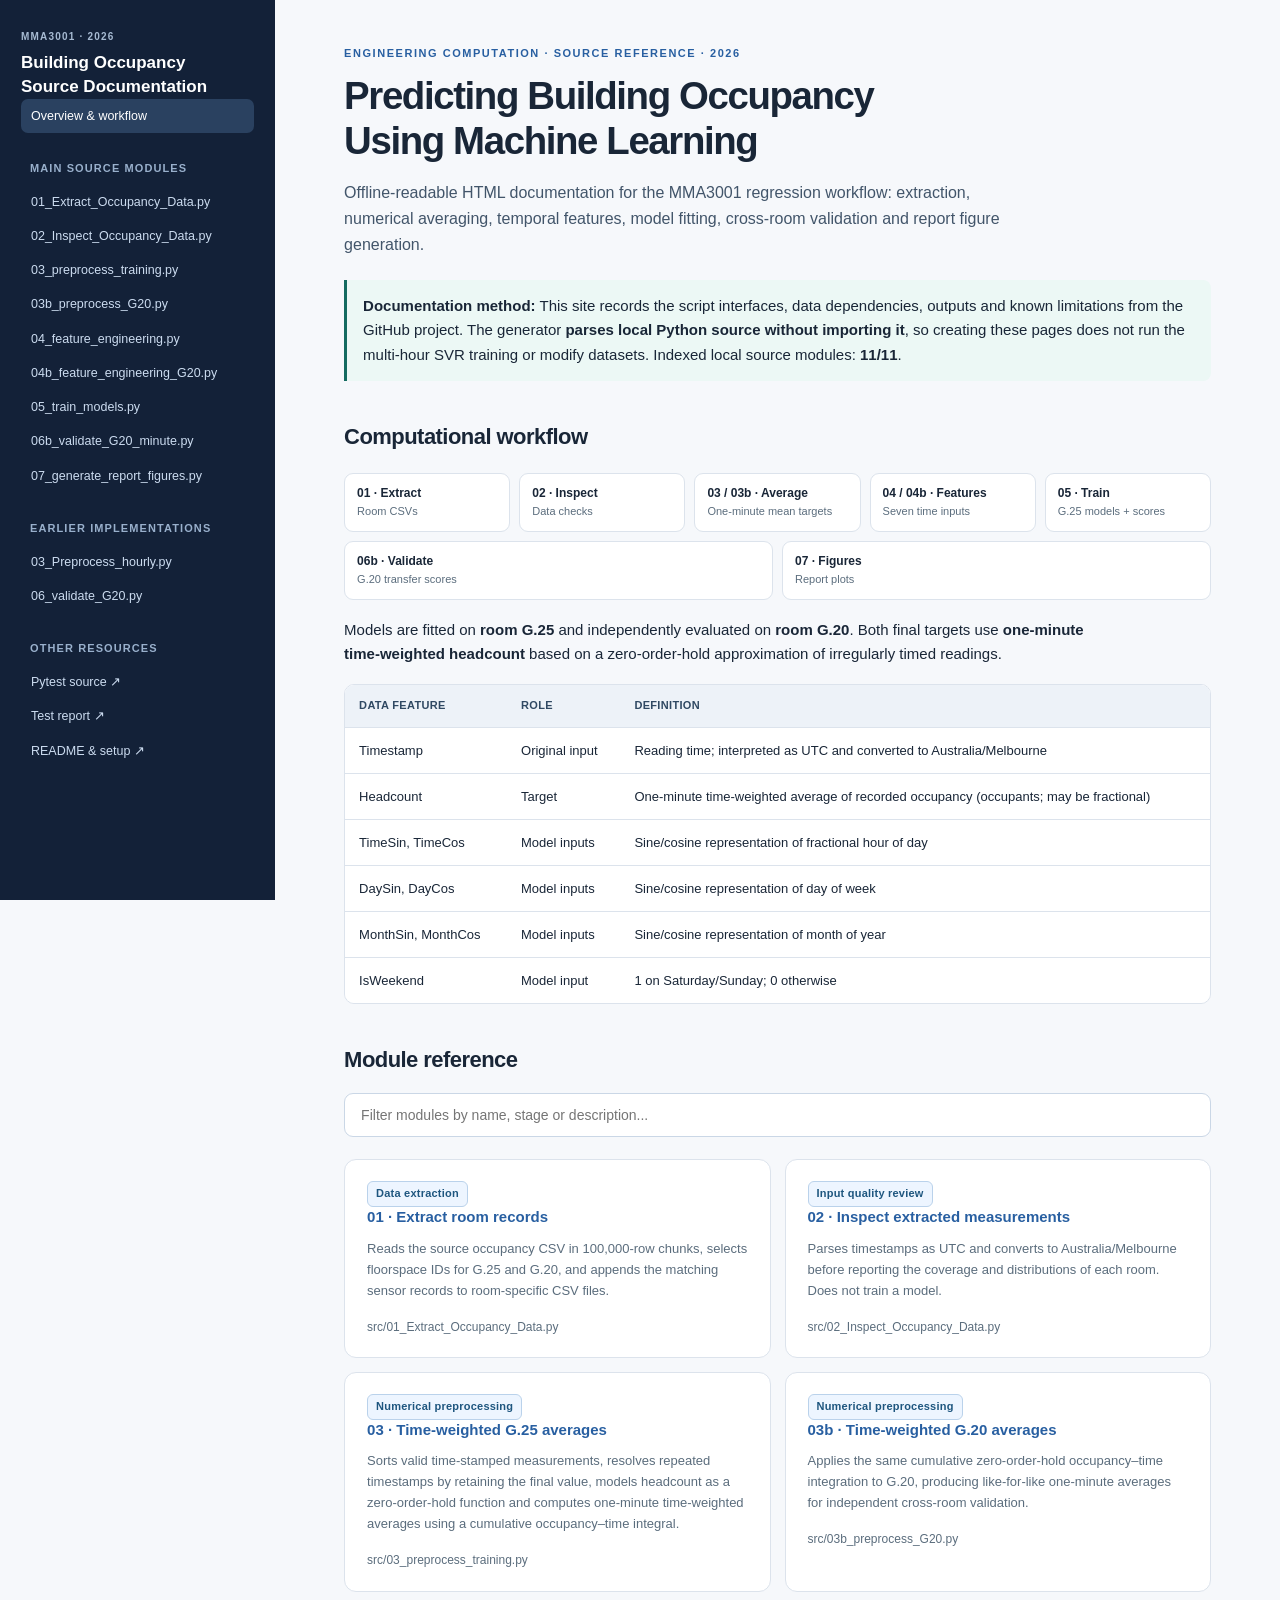
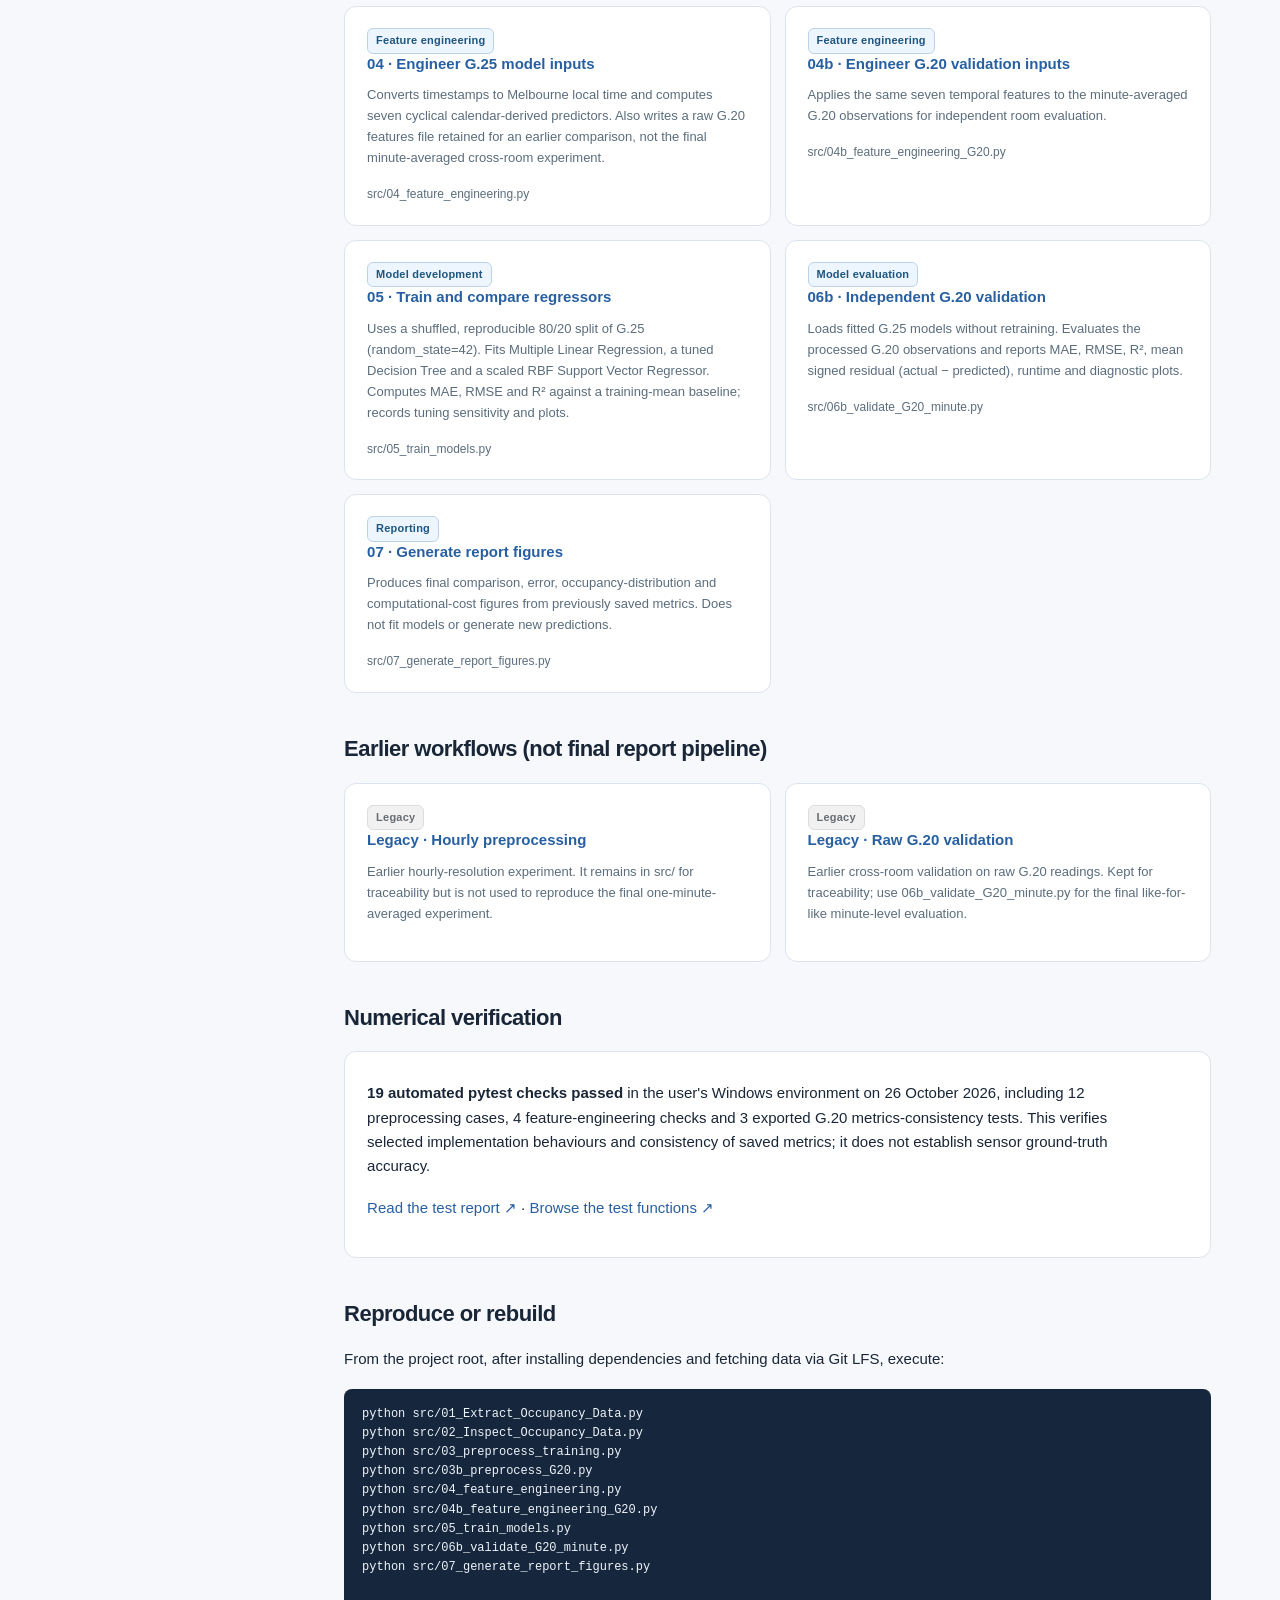
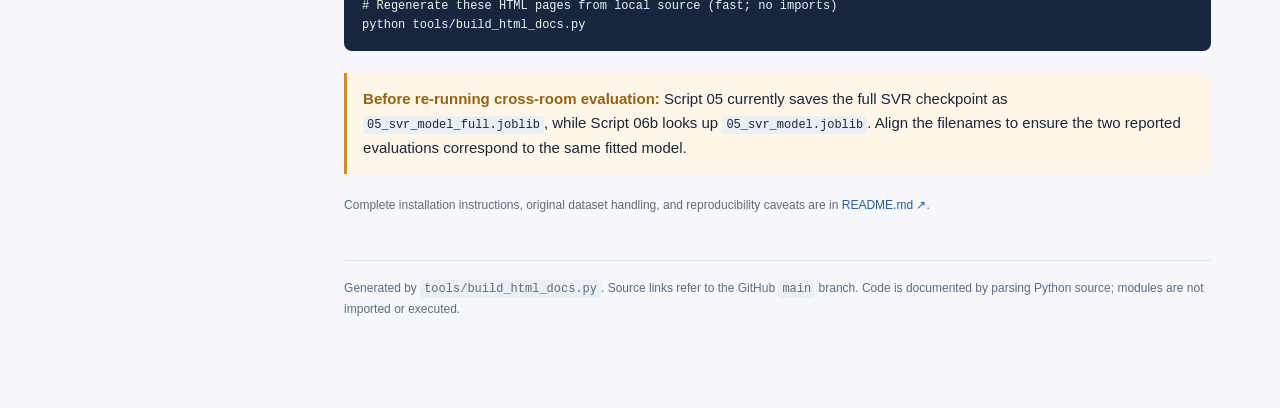
<file: docs/index.html>
<!doctype html>
<html lang="en"><head><meta charset="utf-8"><meta name="viewport" content="width=device-width,initial-scale=1"><meta http-equiv="refresh" content="0;url=html/index.html"><title>MMA3001 Source Documentation</title></head>
<body><p>Open the <a href="html/index.html">Building Occupancy HTML source documentation</a>.</p></body></html>
</file>
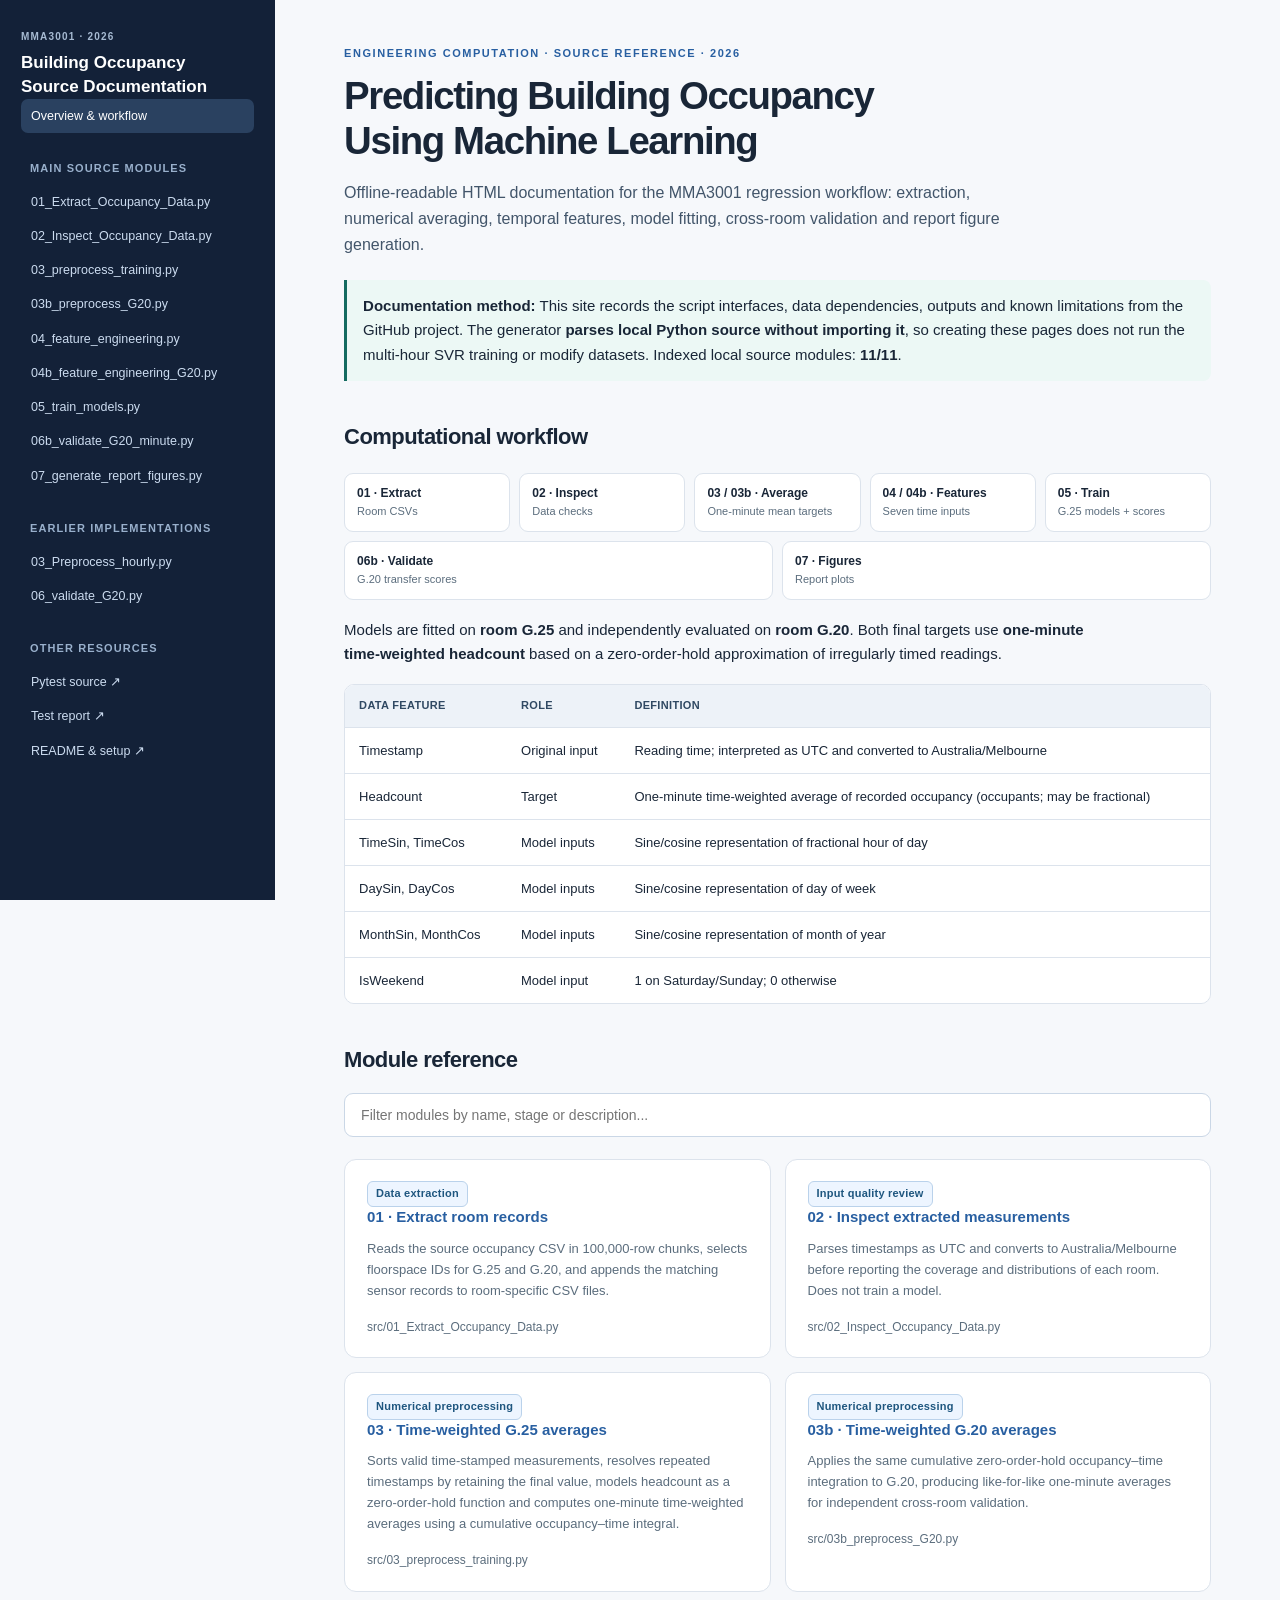
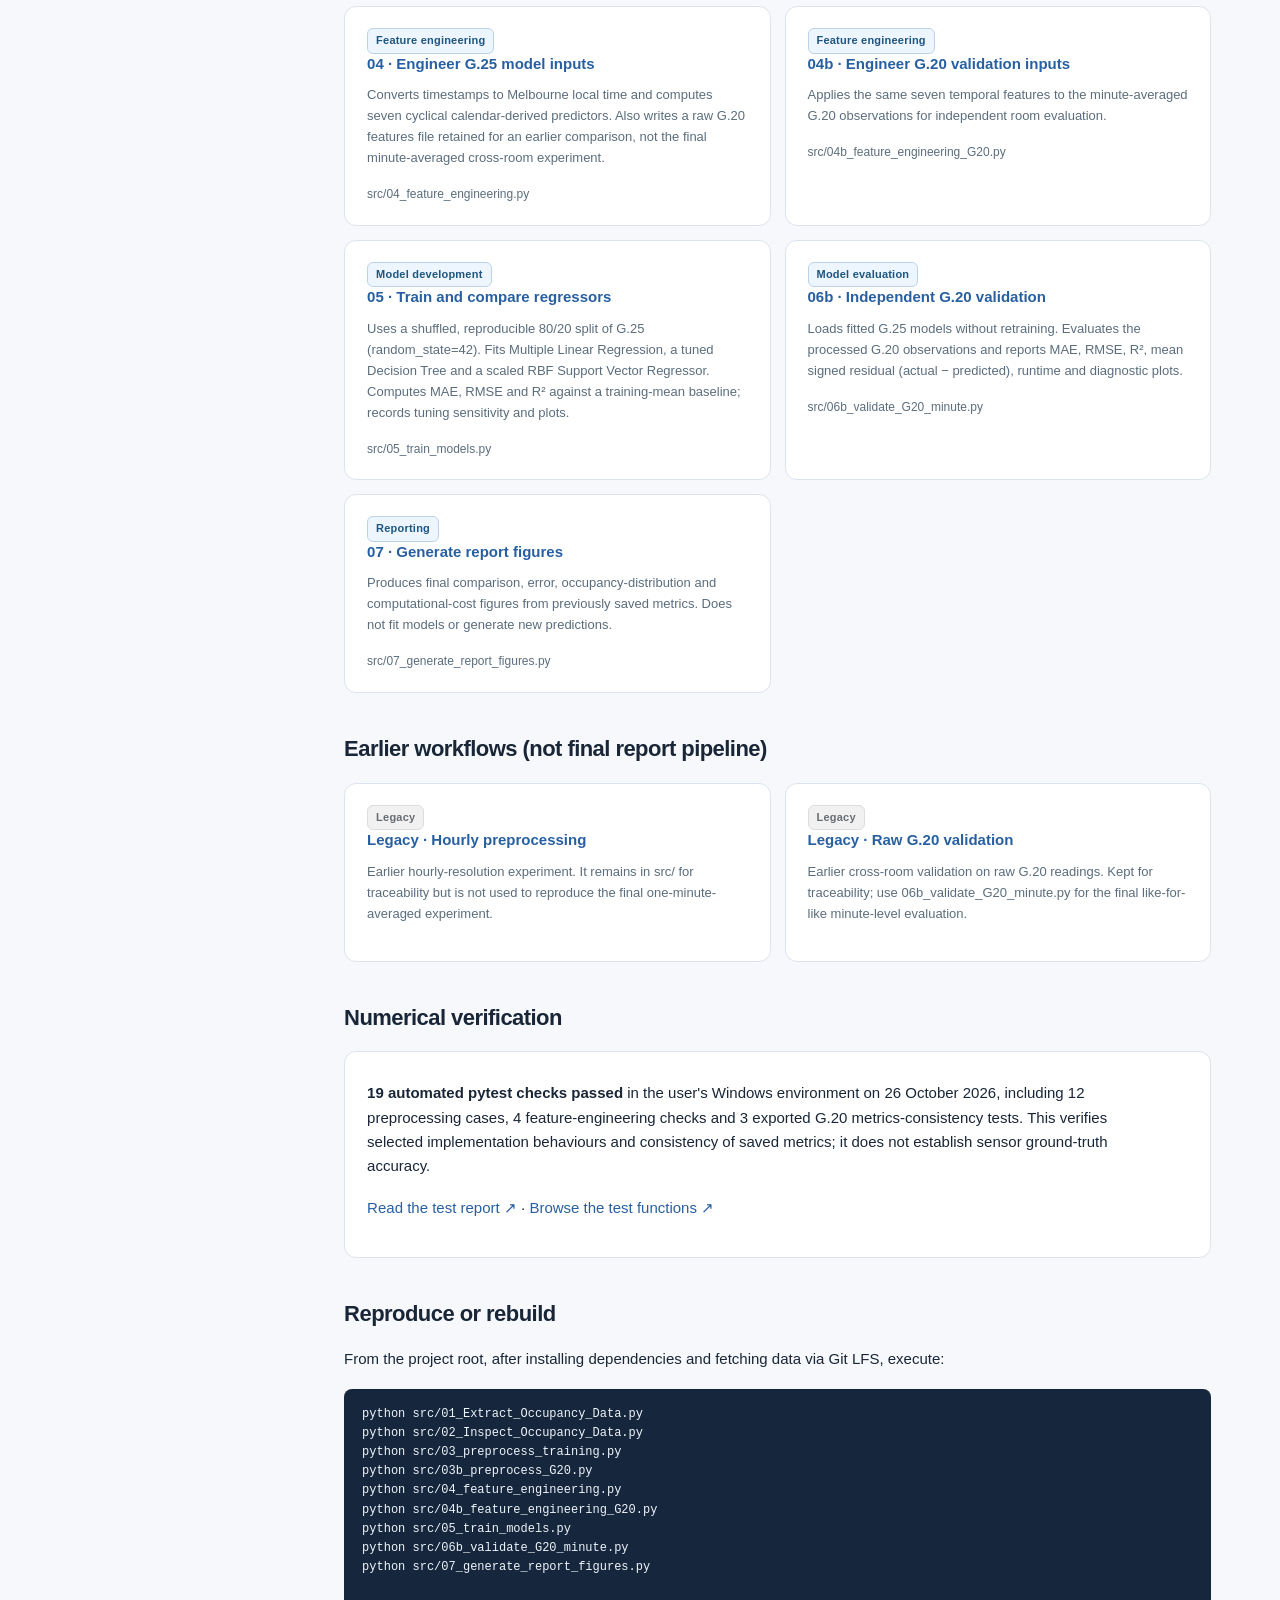
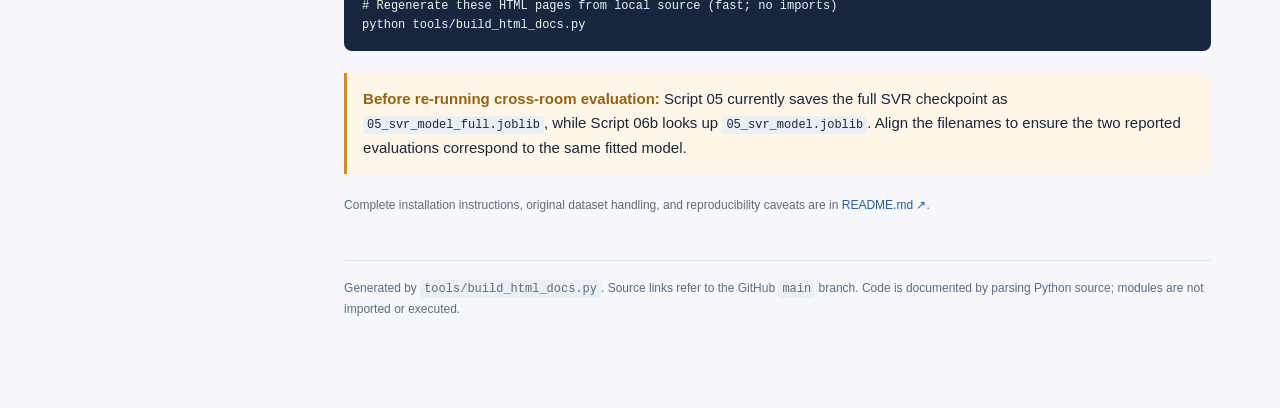
<file: docs/html/index.html>
<!doctype html>
<html lang="en"><head><meta charset="utf-8"><meta name="viewport" content="width=device-width,initial-scale=1">
<title>Overview and workflow | MMA3001 Source Documentation</title>
<meta name="description" content="Numerical methods and machine learning source documentation for Building Occupancy Prediction at Monash University.">
<link rel="stylesheet" href="assets/style.css"></head><body>
<div class="shell"><aside class="side"><div class="brand"><small>MMA3001 · 2026</small>Building Occupancy<br>Source Documentation</div>
<div class="side-links"><a href="index.html" class="active">Overview &amp; workflow</a><div class="subhead">Main source modules</div><a class="" href="modules/src_01_Extract_Occupancy_Data.html">01_Extract_Occupancy_Data.py</a><a class="" href="modules/src_02_Inspect_Occupancy_Data.html">02_Inspect_Occupancy_Data.py</a><a class="" href="modules/src_03_preprocess_training.html">03_preprocess_training.py</a><a class="" href="modules/src_03b_preprocess_G20.html">03b_preprocess_G20.py</a><a class="" href="modules/src_04_feature_engineering.html">04_feature_engineering.py</a><a class="" href="modules/src_04b_feature_engineering_G20.html">04b_feature_engineering_G20.py</a><a class="" href="modules/src_05_train_models.html">05_train_models.py</a><a class="" href="modules/src_06b_validate_G20_minute.html">06b_validate_G20_minute.py</a><a class="" href="modules/src_07_generate_report_figures.html">07_generate_report_figures.py</a><div class="subhead">Earlier implementations</div><a href="modules/src_03_Preprocess_hourly.html" class="">03_Preprocess_hourly.py</a><a href="modules/src_06_validate_G20.html" class="">06_validate_G20.py</a><div class="subhead">Other resources</div><a href="https://github.com/jsau0014-gif/MMA3001-Building-occupancy-prediction-regression-methods/tree/main/tests">Pytest source ↗</a><a href="https://github.com/jsau0014-gif/MMA3001-Building-occupancy-prediction-regression-methods/blob/main/docs/TEST_REPORT.md">Test report ↗</a><a href="https://github.com/jsau0014-gif/MMA3001-Building-occupancy-prediction-regression-methods/blob/main/README.md">README &amp; setup ↗</a></div></aside><main class="main">
    <div class="eyebrow">Engineering computation · Source reference · 2026</div>
    <h1>Predicting Building Occupancy<br>Using Machine Learning</h1>
    <p class="lead">Offline-readable HTML documentation for the MMA3001 regression workflow: extraction, numerical averaging, temporal features, model fitting, cross-room validation and report figure generation.</p>
    <div class="hint"><strong>Documentation method:</strong> This site records the script interfaces, data dependencies, outputs and known limitations from the GitHub project. The generator <strong>parses local Python source without importing it</strong>, so creating these pages does not run the multi-hour SVR training or modify datasets. Indexed local source modules: <strong>11/11</strong>.</div>
    <h2>Computational workflow</h2><div class="workflow"><div class="step"><strong>01 · Extract</strong><span>Room CSVs</span></div><div class="step"><strong>02 · Inspect</strong><span>Data checks</span></div><div class="step"><strong>03 / 03b · Average</strong><span>One-minute mean targets</span></div><div class="step"><strong>04 / 04b · Features</strong><span>Seven time inputs</span></div><div class="step"><strong>05 · Train</strong><span>G.25 models + scores</span></div><div class="step"><strong>06b · Validate</strong><span>G.20 transfer scores</span></div><div class="step"><strong>07 · Figures</strong><span>Report plots</span></div></div>
    <p>Models are fitted on <strong>room G.25</strong> and independently evaluated on <strong>room G.20</strong>. Both final targets use <strong>one-minute time-weighted headcount</strong> based on a zero-order-hold approximation of irregularly timed readings.</p>
    <div class="table-wrap"><table><thead><tr><th>Data feature</th><th>Role</th><th>Definition</th></tr></thead><tbody>
    <tr><td>Timestamp</td><td>Original input</td><td>Reading time; interpreted as UTC and converted to Australia/Melbourne</td></tr>
    <tr><td>Headcount</td><td>Target</td><td>One-minute time-weighted average of recorded occupancy (occupants; may be fractional)</td></tr>
    <tr><td>TimeSin, TimeCos</td><td>Model inputs</td><td>Sine/cosine representation of fractional hour of day</td></tr>
    <tr><td>DaySin, DayCos</td><td>Model inputs</td><td>Sine/cosine representation of day of week</td></tr>
    <tr><td>MonthSin, MonthCos</td><td>Model inputs</td><td>Sine/cosine representation of month of year</td></tr>
    <tr><td>IsWeekend</td><td>Model input</td><td>1 on Saturday/Sunday; 0 otherwise</td></tr></tbody></table></div>
    <h2>Module reference</h2>
    <input class="search" type="search" id="module-search" placeholder="Filter modules by name, stage or description..." aria-label="Filter source modules" oninput="document.querySelectorAll('[data-search]').forEach(x=>x.hidden=!x.dataset.search.includes(this.value.toLowerCase()))">
    <div class="cards"><article class="card" data-search="src/01_extract_occupancy_data.py data extraction reads the source occupancy csv in 100,000-row chunks, selects floorspace ids for g.25 and g.20, and appends the matching sensor records to room-specific csv files."><span class="tag">Data extraction</span><h3><a href="modules/src_01_Extract_Occupancy_Data.html">01 · Extract room records</a></h3><p>Reads the source occupancy CSV in 100,000-row chunks, selects floorspace IDs for G.25 and G.20, and appends the matching sensor records to room-specific CSV files.</p><div class="small muted">src/01_Extract_Occupancy_Data.py</div></article><article class="card" data-search="src/02_inspect_occupancy_data.py input quality review parses timestamps as utc and converts to australia/melbourne before reporting the coverage and distributions of each room. does not train a model."><span class="tag">Input quality review</span><h3><a href="modules/src_02_Inspect_Occupancy_Data.html">02 · Inspect extracted measurements</a></h3><p>Parses timestamps as UTC and converts to Australia/Melbourne before reporting the coverage and distributions of each room. Does not train a model.</p><div class="small muted">src/02_Inspect_Occupancy_Data.py</div></article><article class="card" data-search="src/03_preprocess_training.py numerical preprocessing sorts valid time-stamped measurements, resolves repeated timestamps by retaining the final value, models headcount as a zero-order-hold function and computes one-minute time-weighted averages using a cumulative occupancy–time integral."><span class="tag">Numerical preprocessing</span><h3><a href="modules/src_03_preprocess_training.html">03 · Time-weighted G.25 averages</a></h3><p>Sorts valid time-stamped measurements, resolves repeated timestamps by retaining the final value, models headcount as a zero-order-hold function and computes one-minute time-weighted averages using a cumulative occupancy–time integral.</p><div class="small muted">src/03_preprocess_training.py</div></article><article class="card" data-search="src/03b_preprocess_g20.py numerical preprocessing applies the same cumulative zero-order-hold occupancy–time integration to g.20, producing like-for-like one-minute averages for independent cross-room validation."><span class="tag">Numerical preprocessing</span><h3><a href="modules/src_03b_preprocess_G20.html">03b · Time-weighted G.20 averages</a></h3><p>Applies the same cumulative zero-order-hold occupancy–time integration to G.20, producing like-for-like one-minute averages for independent cross-room validation.</p><div class="small muted">src/03b_preprocess_G20.py</div></article><article class="card" data-search="src/04_feature_engineering.py feature engineering converts timestamps to melbourne local time and computes seven cyclical calendar-derived predictors. also writes a raw g.20 features file retained for an earlier comparison, not the final minute-averaged cross-room experiment."><span class="tag">Feature engineering</span><h3><a href="modules/src_04_feature_engineering.html">04 · Engineer G.25 model inputs</a></h3><p>Converts timestamps to Melbourne local time and computes seven cyclical calendar-derived predictors. Also writes a raw G.20 features file retained for an earlier comparison, not the final minute-averaged cross-room experiment.</p><div class="small muted">src/04_feature_engineering.py</div></article><article class="card" data-search="src/04b_feature_engineering_g20.py feature engineering applies the same seven temporal features to the minute-averaged g.20 observations for independent room evaluation."><span class="tag">Feature engineering</span><h3><a href="modules/src_04b_feature_engineering_G20.html">04b · Engineer G.20 validation inputs</a></h3><p>Applies the same seven temporal features to the minute-averaged G.20 observations for independent room evaluation.</p><div class="small muted">src/04b_feature_engineering_G20.py</div></article><article class="card" data-search="src/05_train_models.py model development uses a shuffled, reproducible 80/20 split of g.25 (random_state=42). fits multiple linear regression, a tuned decision tree and a scaled rbf support vector regressor. computes mae, rmse and r² against a training-mean baseline; records tuning sensitivity and plots."><span class="tag">Model development</span><h3><a href="modules/src_05_train_models.html">05 · Train and compare regressors</a></h3><p>Uses a shuffled, reproducible 80/20 split of G.25 (random_state=42). Fits Multiple Linear Regression, a tuned Decision Tree and a scaled RBF Support Vector Regressor. Computes MAE, RMSE and R² against a training-mean baseline; records tuning sensitivity and plots.</p><div class="small muted">src/05_train_models.py</div></article><article class="card" data-search="src/06b_validate_g20_minute.py model evaluation loads fitted g.25 models without retraining. evaluates the processed g.20 observations and reports mae, rmse, r², mean signed residual (actual − predicted), runtime and diagnostic plots."><span class="tag">Model evaluation</span><h3><a href="modules/src_06b_validate_G20_minute.html">06b · Independent G.20 validation</a></h3><p>Loads fitted G.25 models without retraining. Evaluates the processed G.20 observations and reports MAE, RMSE, R², mean signed residual (actual − predicted), runtime and diagnostic plots.</p><div class="small muted">src/06b_validate_G20_minute.py</div></article><article class="card" data-search="src/07_generate_report_figures.py reporting produces final comparison, error, occupancy-distribution and computational-cost figures from previously saved metrics. does not fit models or generate new predictions."><span class="tag">Reporting</span><h3><a href="modules/src_07_generate_report_figures.html">07 · Generate report figures</a></h3><p>Produces final comparison, error, occupancy-distribution and computational-cost figures from previously saved metrics. Does not fit models or generate new predictions.</p><div class="small muted">src/07_generate_report_figures.py</div></article></div><h2>Earlier workflows (not final report pipeline)</h2><div class="cards"><article class="card" data-search="src/03_preprocess_hourly.py earlier hourly-resolution experiment. it remains in src/ for traceability but is not used to reproduce the final one-minute-averaged experiment."><span class="tag badge-legacy">Legacy</span><h3><a href="modules/src_03_Preprocess_hourly.html">Legacy · Hourly preprocessing</a></h3><p>Earlier hourly-resolution experiment. It remains in src/ for traceability but is not used to reproduce the final one-minute-averaged experiment.</p></article><article class="card" data-search="src/06_validate_g20.py earlier cross-room validation on raw g.20 readings. kept for traceability; use 06b_validate_g20_minute.py for the final like-for-like minute-level evaluation."><span class="tag badge-legacy">Legacy</span><h3><a href="modules/src_06_validate_G20.html">Legacy · Raw G.20 validation</a></h3><p>Earlier cross-room validation on raw G.20 readings. Kept for traceability; use 06b_validate_G20_minute.py for the final like-for-like minute-level evaluation.</p></article></div>
    <h2>Numerical verification</h2>
    <div class="card"><p><strong>19 automated pytest checks passed</strong> in the user's Windows environment on 26 October 2026, including 12 preprocessing cases, 4 feature-engineering checks and 3 exported G.20 metrics-consistency tests. This verifies selected implementation behaviours and consistency of saved metrics; it does not establish sensor ground-truth accuracy.</p>
    <p><a href="https://github.com/jsau0014-gif/MMA3001-Building-occupancy-prediction-regression-methods/blob/main/docs/TEST_REPORT.md">Read the test report ↗</a> · <a href="https://github.com/jsau0014-gif/MMA3001-Building-occupancy-prediction-regression-methods/tree/main/tests">Browse the test functions ↗</a></p></div>
    <h2>Reproduce or rebuild</h2>
    <p>From the project root, after installing dependencies and fetching data via Git LFS, execute:</p>
    <pre><code>python src/01_Extract_Occupancy_Data.py
python src/02_Inspect_Occupancy_Data.py
python src/03_preprocess_training.py
python src/03b_preprocess_G20.py
python src/04_feature_engineering.py
python src/04b_feature_engineering_G20.py
python src/05_train_models.py
python src/06b_validate_G20_minute.py
python src/07_generate_report_figures.py

# Regenerate these HTML pages from local source (fast; no imports)
python tools/build_html_docs.py</code></pre>
    <div class="warn"><strong>Before re-running cross-room evaluation:</strong> Script 05 currently saves the full SVR checkpoint as <code>05_svr_model_full.joblib</code>, while Script 06b looks up <code>05_svr_model.joblib</code>. Align the filenames to ensure the two reported evaluations correspond to the same fitted model.</div>
    <p class="muted small">Complete installation instructions, original dataset handling, and reproducibility caveats are in <a href="https://github.com/jsau0014-gif/MMA3001-Building-occupancy-prediction-regression-methods/blob/main/README.md">README.md ↗</a>.</p>
    
<footer>Generated by <code>tools/build_html_docs.py</code>. Source links refer to the GitHub <code>main</code> branch. Code is documented by parsing Python source; modules are not imported or executed.</footer></main></div>
</body></html>
</file>
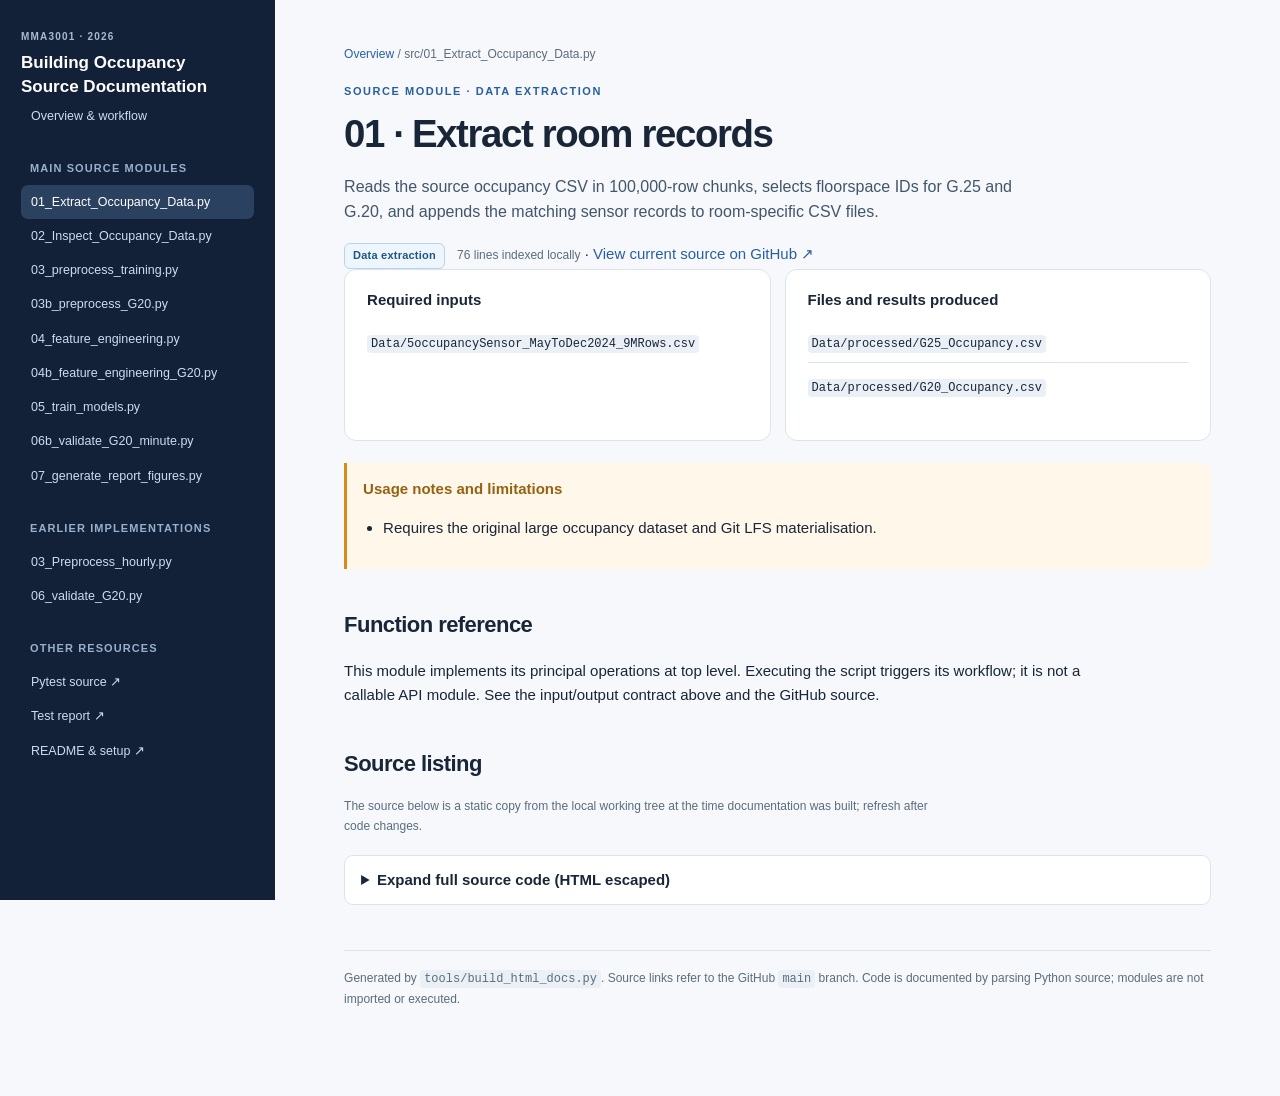
<file: docs/html/modules/src_01_Extract_Occupancy_Data.html>
<!doctype html>
<html lang="en"><head><meta charset="utf-8"><meta name="viewport" content="width=device-width,initial-scale=1">
<title>01 · Extract room records | MMA3001 Source Documentation</title>
<meta name="description" content="Numerical methods and machine learning source documentation for Building Occupancy Prediction at Monash University.">
<link rel="stylesheet" href="../assets/style.css"></head><body>
<div class="shell"><aside class="side"><div class="brand"><small>MMA3001 · 2026</small>Building Occupancy<br>Source Documentation</div>
<div class="side-links"><a href="../index.html" class="">Overview &amp; workflow</a><div class="subhead">Main source modules</div><a class="active" href="../modules/src_01_Extract_Occupancy_Data.html">01_Extract_Occupancy_Data.py</a><a class="" href="../modules/src_02_Inspect_Occupancy_Data.html">02_Inspect_Occupancy_Data.py</a><a class="" href="../modules/src_03_preprocess_training.html">03_preprocess_training.py</a><a class="" href="../modules/src_03b_preprocess_G20.html">03b_preprocess_G20.py</a><a class="" href="../modules/src_04_feature_engineering.html">04_feature_engineering.py</a><a class="" href="../modules/src_04b_feature_engineering_G20.html">04b_feature_engineering_G20.py</a><a class="" href="../modules/src_05_train_models.html">05_train_models.py</a><a class="" href="../modules/src_06b_validate_G20_minute.html">06b_validate_G20_minute.py</a><a class="" href="../modules/src_07_generate_report_figures.html">07_generate_report_figures.py</a><div class="subhead">Earlier implementations</div><a href="../modules/src_03_Preprocess_hourly.html" class="">03_Preprocess_hourly.py</a><a href="../modules/src_06_validate_G20.html" class="">06_validate_G20.py</a><div class="subhead">Other resources</div><a href="https://github.com/jsau0014-gif/MMA3001-Building-occupancy-prediction-regression-methods/tree/main/tests">Pytest source ↗</a><a href="https://github.com/jsau0014-gif/MMA3001-Building-occupancy-prediction-regression-methods/blob/main/docs/TEST_REPORT.md">Test report ↗</a><a href="https://github.com/jsau0014-gif/MMA3001-Building-occupancy-prediction-regression-methods/blob/main/README.md">README &amp; setup ↗</a></div></aside><main class="main">
    <div class="breadcrumb"><a href="../index.html">Overview</a> / src/01_Extract_Occupancy_Data.py</div>
    <div class="eyebrow">Source module · Data extraction</div>
    <h1>01 · Extract room records</h1>
    <p class="lead">Reads the source occupancy CSV in 100,000-row chunks, selects floorspace IDs for G.25 and G.20, and appends the matching sensor records to room-specific CSV files.</p>
    <div><span class="tag ">Data extraction</span> <span class="small muted">76 lines indexed locally</span> ·
    <a target="_blank" rel="noopener" href="https://github.com/jsau0014-gif/MMA3001-Building-occupancy-prediction-regression-methods/blob/main/src/01_Extract_Occupancy_Data.py">View current source on GitHub ↗</a></div>
    <div class="cards">
    <section class="card"><h3>Required inputs</h3><ul class="path-list"><li><code>Data/5occupancySensor_MayToDec2024_9MRows.csv</code></li></ul></section>
    <section class="card"><h3>Files and results produced</h3><ul class="path-list"><li><code>Data/processed/G25_Occupancy.csv</code></li><li><code>Data/processed/G20_Occupancy.csv</code></li></ul></section>
    </div><div class="warn"><strong>Usage notes and limitations</strong><ul><li>Requires the original large occupancy dataset and Git LFS materialisation.</li></ul></div><h2>Function reference</h2><p>This module implements its principal operations at top level. Executing the script triggers its workflow; it is not a callable API module. See the input/output contract above and the GitHub source.</p><h2>Source listing</h2><p class="muted small">The source below is a static copy from the local working tree at the time documentation was built; refresh after code changes.</p><details><summary>Expand full source code (HTML escaped)</summary><pre><code>&quot;&quot;&quot;
 This script extracts the occupancy data from rooms g20 and g25 with Space ID&#x27;s  cca1ac3e-f81f-4ebb-aa2b-8b0bf3e9e53b and 227f1068-9e41-469f-bef0-275f27a0bdba respectively
    It runs in chunks to avoid memory issues and tracks the numbers of extractions completed
 &quot;&quot;&quot;

import pandas as pd
from pathlib import Path

#Defining the project directiory
project_dir = Path(__file__).resolve().parent.parent

#defining the occupancy file
occupancy_file = (project_dir/ &quot;Data&quot; /&quot;5occupancySensor_MayToDec2024_9MRows.csv&quot;)

#setting the output directory
output_dir = project_dir / &quot;Data&quot; / &quot;processed&quot;
output_dir.mkdir(parents=True, exist_ok=True)

#setting room keys

rooms = {
 &quot;G20&quot;:&quot;cca1ac3e-f81f-4ebb-aa2b-8b0bf3e9e53b&quot;,
 &quot;G25&quot;:&quot;227f1068-9e41-469f-bef0-275f27a0bdba&quot;
}

#tracking the number of measurements extracted setting it to 0 initially
counts = {room: 0 for room in rooms}


#Tracking whether data has been written to the output CSV for each room
first_write = {room: True for room in rooms}

#Extracting the occupancy file in chunks, so that memory isnt overloaded

for chunk in pd.read_csv(
 occupancy_file,
 chunksize=100000,
 dtype={&quot;floorspaceid&quot;:str}
):

 for room, space_id in rooms.items():

  #extract records for the called room
  room_data = chunk[
   chunk[&quot;floorspaceid&quot;] == space_id
  ].copy()

  if room_data.empty:
   continue

  #add the room name
  room_data[&quot;Room&quot;] = room

  #setting output location
  output_file = output_dir / f&quot;{room}_Occupancy.csv&quot;

  #save each chunk after it is processed
  room_data.to_csv(
   output_file,
   mode=&quot;w&quot; if first_write[room] else &quot;a&quot;,
   header=first_write[room],
   index=False
  )

  first_write[room] = False

  counts[room] += len(room_data)

#displaying data exxtraction summary
print(&quot;\nOccupancy extraction completed&quot;)

for room in rooms:
 print(f&quot;{room}: {counts[room]:,} records&quot;)

print(f&quot;\nFiles saved in: {output_dir}&quot;)

</code></pre></details>
<footer>Generated by <code>tools/build_html_docs.py</code>. Source links refer to the GitHub <code>main</code> branch. Code is documented by parsing Python source; modules are not imported or executed.</footer></main></div>
</body></html>
</file>
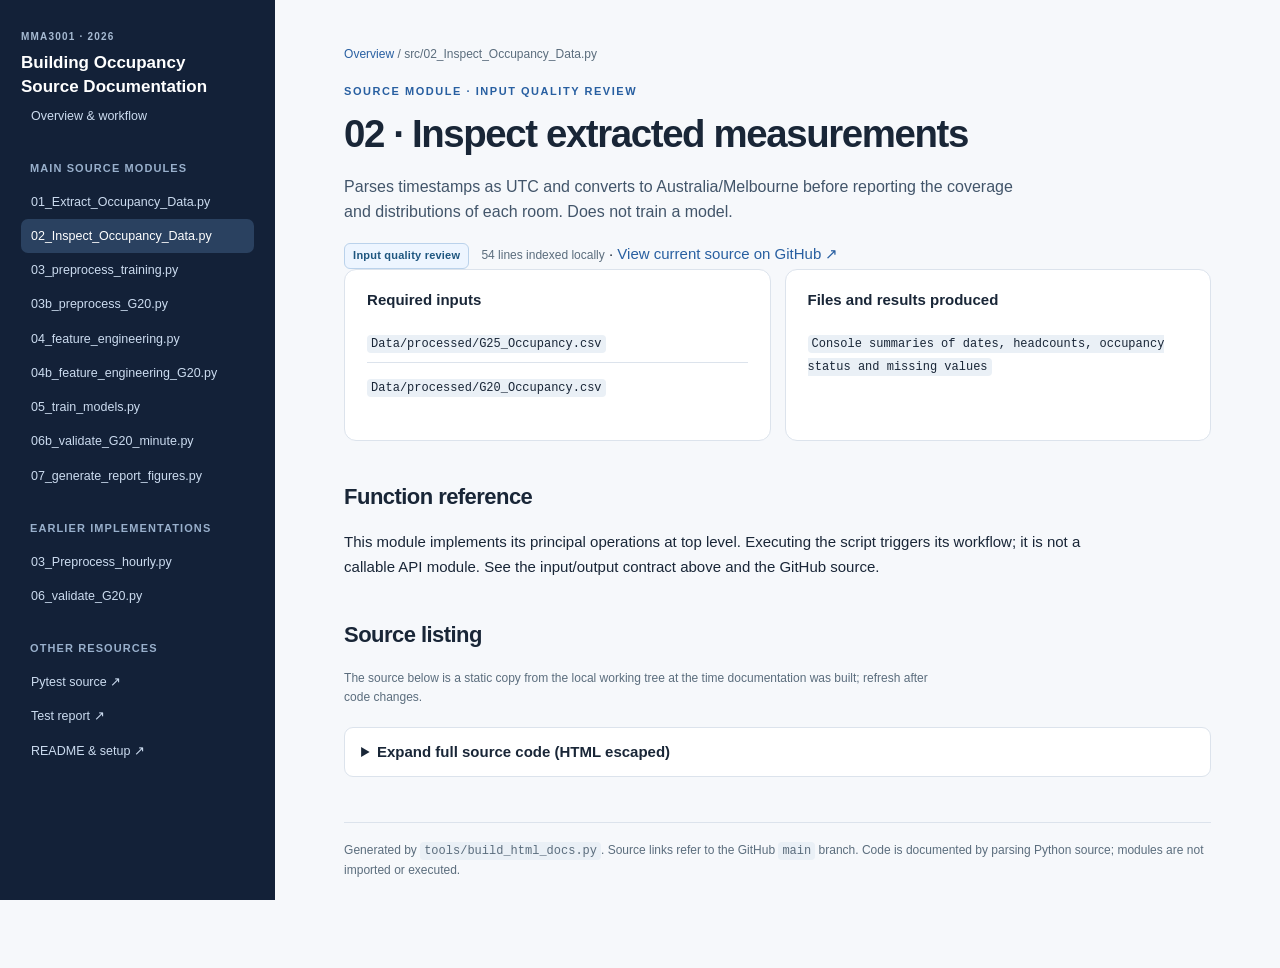
<file: docs/html/modules/src_02_Inspect_Occupancy_Data.html>
<!doctype html>
<html lang="en"><head><meta charset="utf-8"><meta name="viewport" content="width=device-width,initial-scale=1">
<title>02 · Inspect extracted measurements | MMA3001 Source Documentation</title>
<meta name="description" content="Numerical methods and machine learning source documentation for Building Occupancy Prediction at Monash University.">
<link rel="stylesheet" href="../assets/style.css"></head><body>
<div class="shell"><aside class="side"><div class="brand"><small>MMA3001 · 2026</small>Building Occupancy<br>Source Documentation</div>
<div class="side-links"><a href="../index.html" class="">Overview &amp; workflow</a><div class="subhead">Main source modules</div><a class="" href="../modules/src_01_Extract_Occupancy_Data.html">01_Extract_Occupancy_Data.py</a><a class="active" href="../modules/src_02_Inspect_Occupancy_Data.html">02_Inspect_Occupancy_Data.py</a><a class="" href="../modules/src_03_preprocess_training.html">03_preprocess_training.py</a><a class="" href="../modules/src_03b_preprocess_G20.html">03b_preprocess_G20.py</a><a class="" href="../modules/src_04_feature_engineering.html">04_feature_engineering.py</a><a class="" href="../modules/src_04b_feature_engineering_G20.html">04b_feature_engineering_G20.py</a><a class="" href="../modules/src_05_train_models.html">05_train_models.py</a><a class="" href="../modules/src_06b_validate_G20_minute.html">06b_validate_G20_minute.py</a><a class="" href="../modules/src_07_generate_report_figures.html">07_generate_report_figures.py</a><div class="subhead">Earlier implementations</div><a href="../modules/src_03_Preprocess_hourly.html" class="">03_Preprocess_hourly.py</a><a href="../modules/src_06_validate_G20.html" class="">06_validate_G20.py</a><div class="subhead">Other resources</div><a href="https://github.com/jsau0014-gif/MMA3001-Building-occupancy-prediction-regression-methods/tree/main/tests">Pytest source ↗</a><a href="https://github.com/jsau0014-gif/MMA3001-Building-occupancy-prediction-regression-methods/blob/main/docs/TEST_REPORT.md">Test report ↗</a><a href="https://github.com/jsau0014-gif/MMA3001-Building-occupancy-prediction-regression-methods/blob/main/README.md">README &amp; setup ↗</a></div></aside><main class="main">
    <div class="breadcrumb"><a href="../index.html">Overview</a> / src/02_Inspect_Occupancy_Data.py</div>
    <div class="eyebrow">Source module · Input quality review</div>
    <h1>02 · Inspect extracted measurements</h1>
    <p class="lead">Parses timestamps as UTC and converts to Australia/Melbourne before reporting the coverage and distributions of each room. Does not train a model.</p>
    <div><span class="tag ">Input quality review</span> <span class="small muted">54 lines indexed locally</span> ·
    <a target="_blank" rel="noopener" href="https://github.com/jsau0014-gif/MMA3001-Building-occupancy-prediction-regression-methods/blob/main/src/02_Inspect_Occupancy_Data.py">View current source on GitHub ↗</a></div>
    <div class="cards">
    <section class="card"><h3>Required inputs</h3><ul class="path-list"><li><code>Data/processed/G25_Occupancy.csv</code></li><li><code>Data/processed/G20_Occupancy.csv</code></li></ul></section>
    <section class="card"><h3>Files and results produced</h3><ul class="path-list"><li><code>Console summaries of dates, headcounts, occupancy status and missing values</code></li></ul></section>
    </div><h2>Function reference</h2><p>This module implements its principal operations at top level. Executing the script triggers its workflow; it is not a callable API module. See the input/output contract above and the GitHub source.</p><h2>Source listing</h2><p class="muted small">The source below is a static copy from the local working tree at the time documentation was built; refresh after code changes.</p><details><summary>Expand full source code (HTML escaped)</summary><pre><code>&quot;&quot;&quot;
    Inspecting the extracted data to guage what time domain each room has, 
    the spread of occupancy and status data across the domain
&quot;&quot;&quot;

import pandas as pd
from pathlib import Path


#locating project directory

project_dir = Path(__file__).resolve().parent.parent

#processing both room g20 and g25
rooms = [&quot;G20&quot;,&quot;G25&quot;]

for room in rooms:

    file = project_dir / &quot;Data&quot; / &quot;processed&quot; / f&quot;{room}_Occupancy.csv&quot;

    #load the extracted room occupancy data
    data = pd.read_csv(file)

    #convert time stamps into normalised melbourne time
    data[&quot;Timestamp&quot;] = pd.to_datetime(
        data[&quot;collecteddate&quot;],
        utc=True,
        errors=&quot;coerce&quot;
    ).dt.tz_convert(&quot;Australia/Melbourne&quot;)

    print(f&quot;\n========== {room} ==========&quot;)

    #Total Measurments
    print(&quot;\nFirst Measurement:&quot;)
    print(data[&quot;Timestamp&quot;].min())

    print(&quot;\nLast measurement:&quot;)
    print(data[&quot;Timestamp&quot;].max())

    #Headcount distribution
    print(&quot;\nHeadcount distribution:&quot;)
    print(data[&quot;headcount&quot;].value_counts().sort_index())

    #occupancy status distribution
    print(&quot;\nOccupancy status distribution:&quot;)
    print(data[&quot;occupancystatus&quot;].value_counts())

    # Missing values
    print(&quot;\nMissing values:&quot;)
    print(
        data[[&quot;Timestamp&quot;, &quot;headcount&quot;, &quot;occupancystatus&quot;]]
        .isna()
        .sum()
    )</code></pre></details>
<footer>Generated by <code>tools/build_html_docs.py</code>. Source links refer to the GitHub <code>main</code> branch. Code is documented by parsing Python source; modules are not imported or executed.</footer></main></div>
</body></html>
</file>
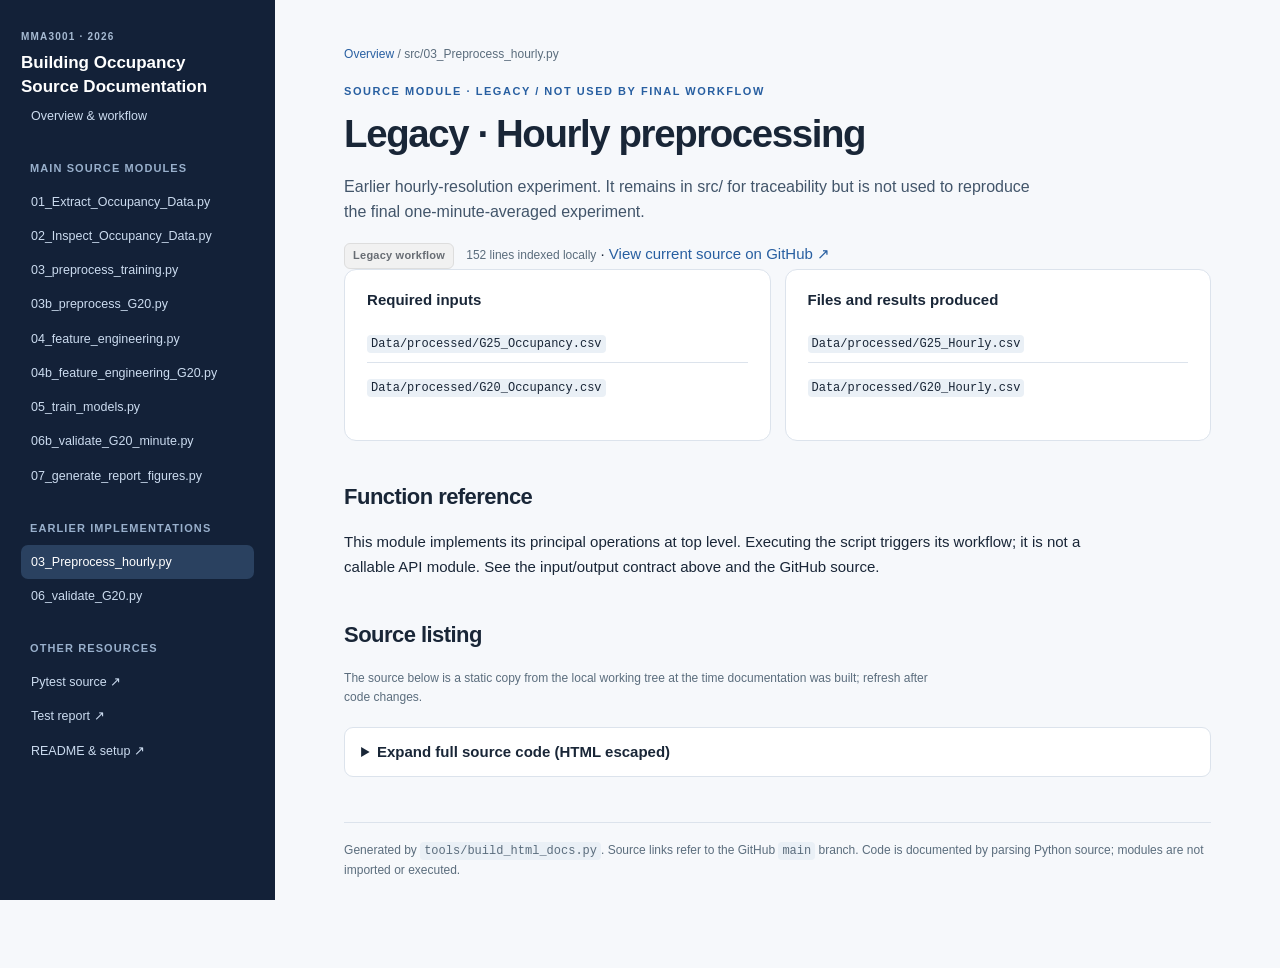
<file: docs/html/modules/src_03_Preprocess_hourly.html>
<!doctype html>
<html lang="en"><head><meta charset="utf-8"><meta name="viewport" content="width=device-width,initial-scale=1">
<title>Legacy · Hourly preprocessing | MMA3001 Source Documentation</title>
<meta name="description" content="Numerical methods and machine learning source documentation for Building Occupancy Prediction at Monash University.">
<link rel="stylesheet" href="../assets/style.css"></head><body>
<div class="shell"><aside class="side"><div class="brand"><small>MMA3001 · 2026</small>Building Occupancy<br>Source Documentation</div>
<div class="side-links"><a href="../index.html" class="">Overview &amp; workflow</a><div class="subhead">Main source modules</div><a class="" href="../modules/src_01_Extract_Occupancy_Data.html">01_Extract_Occupancy_Data.py</a><a class="" href="../modules/src_02_Inspect_Occupancy_Data.html">02_Inspect_Occupancy_Data.py</a><a class="" href="../modules/src_03_preprocess_training.html">03_preprocess_training.py</a><a class="" href="../modules/src_03b_preprocess_G20.html">03b_preprocess_G20.py</a><a class="" href="../modules/src_04_feature_engineering.html">04_feature_engineering.py</a><a class="" href="../modules/src_04b_feature_engineering_G20.html">04b_feature_engineering_G20.py</a><a class="" href="../modules/src_05_train_models.html">05_train_models.py</a><a class="" href="../modules/src_06b_validate_G20_minute.html">06b_validate_G20_minute.py</a><a class="" href="../modules/src_07_generate_report_figures.html">07_generate_report_figures.py</a><div class="subhead">Earlier implementations</div><a href="../modules/src_03_Preprocess_hourly.html" class="active">03_Preprocess_hourly.py</a><a href="../modules/src_06_validate_G20.html" class="">06_validate_G20.py</a><div class="subhead">Other resources</div><a href="https://github.com/jsau0014-gif/MMA3001-Building-occupancy-prediction-regression-methods/tree/main/tests">Pytest source ↗</a><a href="https://github.com/jsau0014-gif/MMA3001-Building-occupancy-prediction-regression-methods/blob/main/docs/TEST_REPORT.md">Test report ↗</a><a href="https://github.com/jsau0014-gif/MMA3001-Building-occupancy-prediction-regression-methods/blob/main/README.md">README &amp; setup ↗</a></div></aside><main class="main">
    <div class="breadcrumb"><a href="../index.html">Overview</a> / src/03_Preprocess_hourly.py</div>
    <div class="eyebrow">Source module · Legacy / not used by final workflow</div>
    <h1>Legacy · Hourly preprocessing</h1>
    <p class="lead">Earlier hourly-resolution experiment. It remains in src/ for traceability but is not used to reproduce the final one-minute-averaged experiment.</p>
    <div><span class="tag badge-legacy">Legacy workflow</span> <span class="small muted">152 lines indexed locally</span> ·
    <a target="_blank" rel="noopener" href="https://github.com/jsau0014-gif/MMA3001-Building-occupancy-prediction-regression-methods/blob/main/src/03_Preprocess_hourly.py">View current source on GitHub ↗</a></div>
    <div class="cards">
    <section class="card"><h3>Required inputs</h3><ul class="path-list"><li><code>Data/processed/G25_Occupancy.csv</code></li><li><code>Data/processed/G20_Occupancy.csv</code></li></ul></section>
    <section class="card"><h3>Files and results produced</h3><ul class="path-list"><li><code>Data/processed/G25_Hourly.csv</code></li><li><code>Data/processed/G20_Hourly.csv</code></li></ul></section>
    </div><h2>Function reference</h2><p>This module implements its principal operations at top level. Executing the script triggers its workflow; it is not a callable API module. See the input/output contract above and the GitHub source.</p><h2>Source listing</h2><p class="muted small">The source below is a static copy from the local working tree at the time documentation was built; refresh after code changes.</p><details><summary>Expand full source code (HTML escaped)</summary><pre><code>&quot;&quot;&quot;
This script extracts the occupancy count at the end of each hour to 
standardise an hourly resolution accross both rooms which currenty are 
recorded at irregular inteverals.
This allows for unbiased modelling
&quot;&quot;&quot;

import pandas as pd
from pathlib import Path
import matplotlib.pyplot as plt

project_Dir = Path(__file__).resolve().parent.parent

input_dir = project_Dir / &quot;Data&quot; / &quot;processed&quot;

rooms = [&quot;G20&quot;,&quot;G25&quot;]

for room in rooms:

    #extracting date and headcount data
    file = input_dir / f&quot;{room}_Occupancy.csv&quot;
    data = pd.read_csv(
        file,
        usecols=[&quot;collecteddate&quot;,&quot;headcount&quot;]
    )

    #converting timestampls
    data[&quot;Timestamp&quot;] = pd.to_datetime(
        data[&quot;collecteddate&quot;],
        utc=True,
        errors=&quot;coerce&quot;
    ).dt.tz_convert(&quot;Australia/Melbourne&quot;)

# Ensure headcount is numeric
    data[&quot;headcount&quot;] = pd.to_numeric(
        data[&quot;headcount&quot;],
        errors=&quot;coerce&quot;
    )

# Remove invalid measurements
    data = data.dropna(
        subset=[&quot;Timestamp&quot;, &quot;headcount&quot;]
    )
    #sorting chronologically
    data=data.sort_values(&quot;Timestamp&quot;,kind=&quot;stable&quot;)

    #converting into one minute occupancy measurments (minute resolution)
    occupancy = data.set_index(&quot;Timestamp&quot;)[&quot;headcount&quot;]

    #take the latest measurement within each minute
    minute_data = occupancy.resample(&quot;1min&quot;).last()

    minute_data = minute_data.ffill()

    hourly = minute_data.resample(&quot;1h&quot;).mean()

    #count actual measurements in each hour
    hourly_counts = occupancy.resample(&quot;1h&quot;).count()

    #count minutes with esitmate occupancy values
    coverage = minute_data.resample(&quot;1h&quot;).count()

    #combine into one dataframe
    hourly = pd.DataFrame({
        &quot;Headcount&quot;: hourly,
        &quot;MeasurementCount&quot;: hourly_counts,
        &quot;CoverageMinutes&quot;: coverage
    })

    #keep hours with atleast one measurement
    hourly = hourly[
        hourly[&quot;MeasurementCount&quot;] &gt;0 
    ].copy()

    #Calculate approximate percentage of hour covvered using weighted averages
    hourly[&quot;CoveragePct&quot;] = (
        hourly[&quot;CoverageMinutes&quot;] / 60*100
    )

    #Restore timestamp as a column
    hourly = hourly.reset_index()

    #Extracting time-based features
    hourly[&quot;Hour&quot;] = hourly[&quot;Timestamp&quot;].dt.hour

    hourly[&quot;DayOfWeek&quot;] = (
        hourly[&quot;Timestamp&quot;].dt.dayofweek
    )

    hourly[&quot;Month&quot;] = hourly[&quot;Timestamp&quot;].dt.month

    hourly[&quot;IsWeekend&quot;] = (
        hourly[&quot;DayOfWeek&quot;] &gt;=5
    ).astype(int)


    
    #saving output data
    output_file = input_dir / f&quot;{room}_Hourly.csv&quot;

    hourly.to_csv(output_file, index=False)

    print(f&quot;\n========== {room} ==========&quot;)

    print(&quot;Raw measurements:&quot;, len(data))

    print(&quot;Total hours in date range:&quot;, len(hourly_counts))

    print(&quot;Hours containing measurements:&quot;, len(hourly))

    print(&quot;\nHourly headcount statistics:&quot;)
    print(hourly[&quot;Headcount&quot;].describe())

    print(&quot;\nHourly measurement coverage:&quot;)
    print(hourly[&quot;CoveragePct&quot;].describe())

    print(&quot;\nFirst 10 hourly measurements:&quot;)
    print(hourly.head(10).to_string(index=False))

    # --------------------------------------------------
    # Plot first week of occupancy
    # --------------------------------------------------

    start = hourly[&quot;Timestamp&quot;].min()
    end = start + pd.Timedelta(days=7)

    sample = hourly[
        (hourly[&quot;Timestamp&quot;] &gt;= start) &amp;
        (hourly[&quot;Timestamp&quot;] &lt; end)
    ]

    plt.figure(figsize=(12, 5))

    plt.plot(
        sample[&quot;Timestamp&quot;],
        sample[&quot;Headcount&quot;],
        marker=&quot;.&quot;,
        markersize=3,
        linewidth=1
    )

    plt.title(
        f&quot;{room} - Hourly Average Headcount&quot;
    )

    plt.xlabel(&quot;Time&quot;)
    plt.ylabel(&quot;Average Headcount&quot;)
    plt.grid(True)
    plt.tight_layout()

plt.show()

</code></pre></details>
<footer>Generated by <code>tools/build_html_docs.py</code>. Source links refer to the GitHub <code>main</code> branch. Code is documented by parsing Python source; modules are not imported or executed.</footer></main></div>
</body></html>
</file>
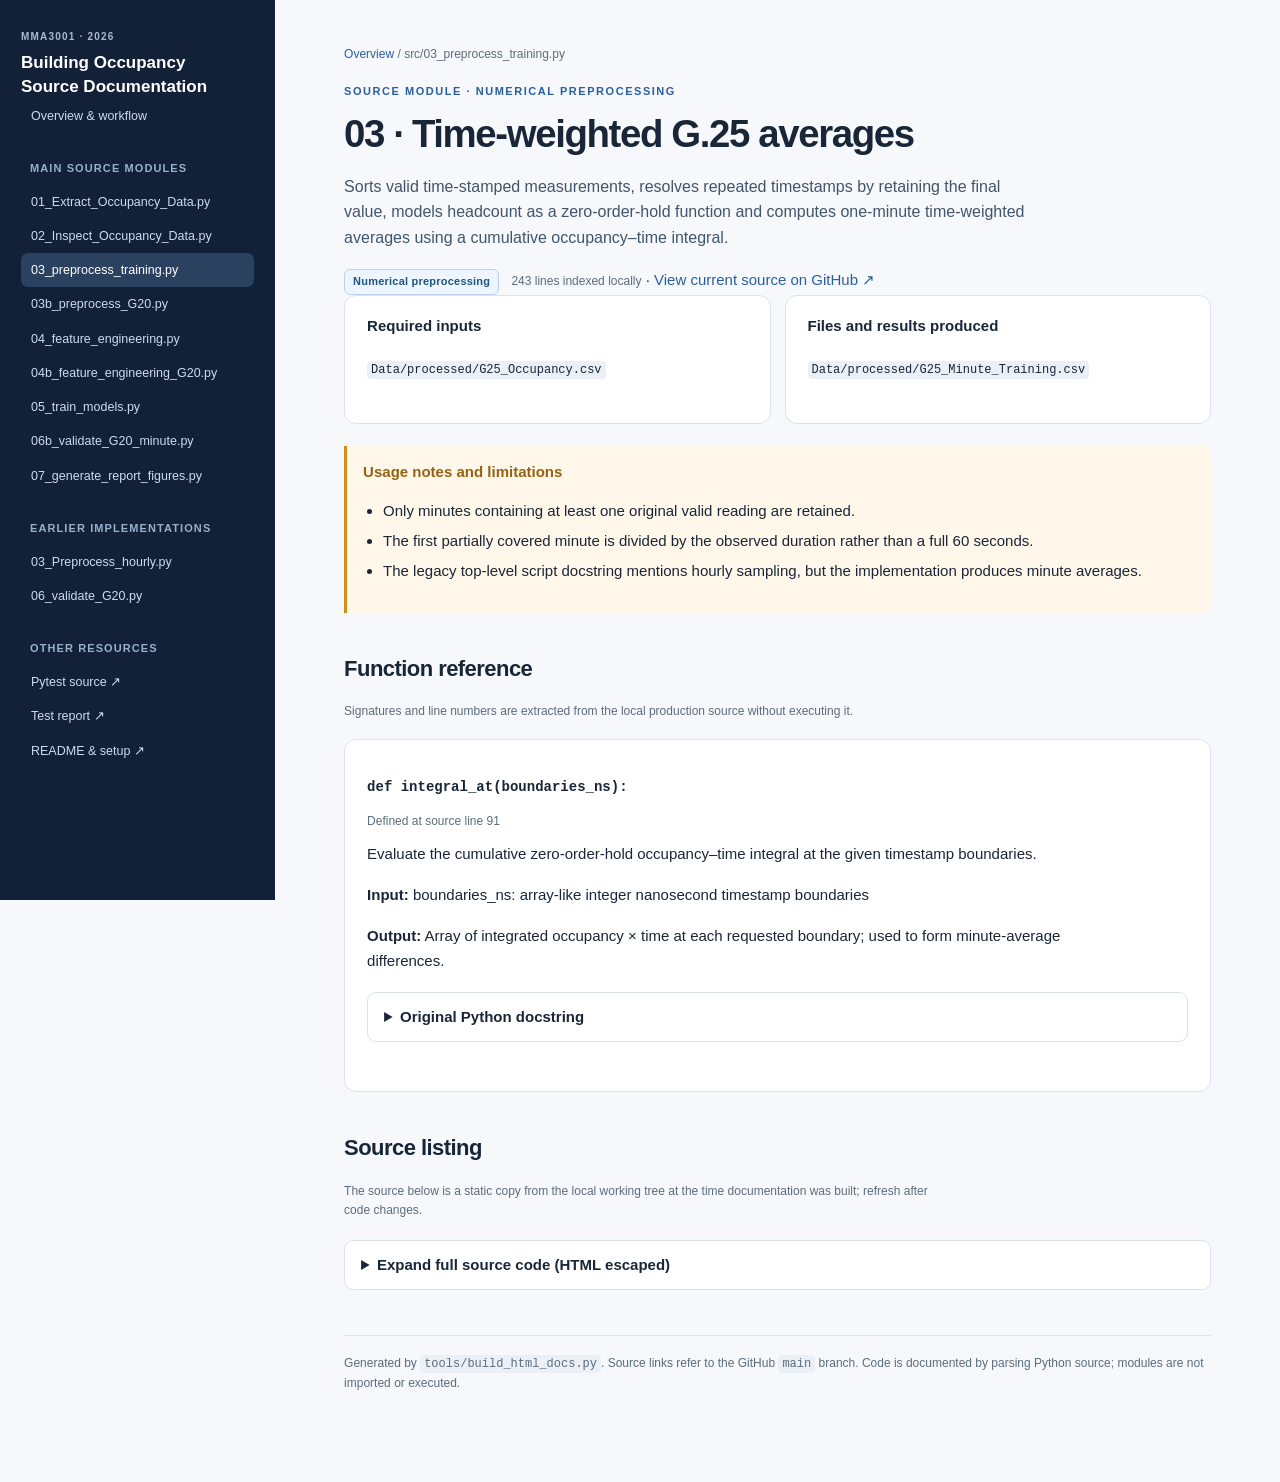
<file: docs/html/modules/src_03_preprocess_training.html>
<!doctype html>
<html lang="en"><head><meta charset="utf-8"><meta name="viewport" content="width=device-width,initial-scale=1">
<title>03 · Time-weighted G.25 averages | MMA3001 Source Documentation</title>
<meta name="description" content="Numerical methods and machine learning source documentation for Building Occupancy Prediction at Monash University.">
<link rel="stylesheet" href="../assets/style.css"></head><body>
<div class="shell"><aside class="side"><div class="brand"><small>MMA3001 · 2026</small>Building Occupancy<br>Source Documentation</div>
<div class="side-links"><a href="../index.html" class="">Overview &amp; workflow</a><div class="subhead">Main source modules</div><a class="" href="../modules/src_01_Extract_Occupancy_Data.html">01_Extract_Occupancy_Data.py</a><a class="" href="../modules/src_02_Inspect_Occupancy_Data.html">02_Inspect_Occupancy_Data.py</a><a class="active" href="../modules/src_03_preprocess_training.html">03_preprocess_training.py</a><a class="" href="../modules/src_03b_preprocess_G20.html">03b_preprocess_G20.py</a><a class="" href="../modules/src_04_feature_engineering.html">04_feature_engineering.py</a><a class="" href="../modules/src_04b_feature_engineering_G20.html">04b_feature_engineering_G20.py</a><a class="" href="../modules/src_05_train_models.html">05_train_models.py</a><a class="" href="../modules/src_06b_validate_G20_minute.html">06b_validate_G20_minute.py</a><a class="" href="../modules/src_07_generate_report_figures.html">07_generate_report_figures.py</a><div class="subhead">Earlier implementations</div><a href="../modules/src_03_Preprocess_hourly.html" class="">03_Preprocess_hourly.py</a><a href="../modules/src_06_validate_G20.html" class="">06_validate_G20.py</a><div class="subhead">Other resources</div><a href="https://github.com/jsau0014-gif/MMA3001-Building-occupancy-prediction-regression-methods/tree/main/tests">Pytest source ↗</a><a href="https://github.com/jsau0014-gif/MMA3001-Building-occupancy-prediction-regression-methods/blob/main/docs/TEST_REPORT.md">Test report ↗</a><a href="https://github.com/jsau0014-gif/MMA3001-Building-occupancy-prediction-regression-methods/blob/main/README.md">README &amp; setup ↗</a></div></aside><main class="main">
    <div class="breadcrumb"><a href="../index.html">Overview</a> / src/03_preprocess_training.py</div>
    <div class="eyebrow">Source module · Numerical preprocessing</div>
    <h1>03 · Time-weighted G.25 averages</h1>
    <p class="lead">Sorts valid time-stamped measurements, resolves repeated timestamps by retaining the final value, models headcount as a zero-order-hold function and computes one-minute time-weighted averages using a cumulative occupancy–time integral.</p>
    <div><span class="tag ">Numerical preprocessing</span> <span class="small muted">243 lines indexed locally</span> ·
    <a target="_blank" rel="noopener" href="https://github.com/jsau0014-gif/MMA3001-Building-occupancy-prediction-regression-methods/blob/main/src/03_preprocess_training.py">View current source on GitHub ↗</a></div>
    <div class="cards">
    <section class="card"><h3>Required inputs</h3><ul class="path-list"><li><code>Data/processed/G25_Occupancy.csv</code></li></ul></section>
    <section class="card"><h3>Files and results produced</h3><ul class="path-list"><li><code>Data/processed/G25_Minute_Training.csv</code></li></ul></section>
    </div><div class="warn"><strong>Usage notes and limitations</strong><ul><li>Only minutes containing at least one original valid reading are retained.</li><li>The first partially covered minute is divided by the observed duration rather than a full 60 seconds.</li><li>The legacy top-level script docstring mentions hourly sampling, but the implementation produces minute averages.</li></ul></div><h2>Function reference</h2><p class="muted small">Signatures and line numbers are extracted from the local production source without executing it.</p><div class="card"><section class="function"><h3>def integral_at(boundaries_ns):</h3><span class="small muted">Defined at source line 91</span><p>Evaluate the cumulative zero-order-hold occupancy–time integral at the given timestamp boundaries.</p><p><strong>Input:</strong> boundaries_ns: array-like integer nanosecond timestamp boundaries</p><p><strong>Output:</strong> Array of integrated occupancy × time at each requested boundary; used to form minute-average differences.</p><details><summary>Original Python docstring</summary><pre><code>Cumulative headcount × time at each boundary.</code></pre></details></section></div><h2>Source listing</h2><p class="muted small">The source below is a static copy from the local working tree at the time documentation was built; refresh after code changes.</p><details><summary>Expand full source code (HTML escaped)</summary><pre><code>&quot;&quot;&quot;
This script extracts the occupancy count at the end of each hour to 
standardise an hourly resolution accross both rooms which currenty are 
recorded at irregular inteverals.
This allows for unbiased modelling
&quot;&quot;&quot;

import pandas as pd
import numpy as np
from pathlib import Path
import matplotlib.pyplot as plt

project_Dir = Path(__file__).resolve().parent.parent
data_dir = project_Dir / &quot;Data&quot; / &quot;processed&quot;


input_file = data_dir / &quot;G25_Occupancy.csv&quot;
output_file = data_dir / &quot;G25_Minute_Training.csv&quot;

#loading training data
data = pd.read_csv(
    input_file,
    usecols=[&quot;collecteddate&quot;,&quot;headcount&quot;]

)

data[&quot;Timestamp&quot;] = pd.to_datetime(
    data[&quot;collecteddate&quot;],
    utc=True,
    errors=&quot;coerce&quot;
)

# Ensure headcount is numeric
data[&quot;headcount&quot;] = pd.to_numeric(
    data[&quot;headcount&quot;],
    errors=&quot;coerce&quot;
)
# Remove invalid measurements
data = data.dropna(
    subset=[&quot;Timestamp&quot;, &quot;headcount&quot;]
)
#sorting chronologically
data=data.sort_values(&quot;Timestamp&quot;,kind=&quot;stable&quot;)

print(&quot;\nFirst 15 original measurements:&quot;)
print(
    data[[&quot;Timestamp&quot;, &quot;headcount&quot;]]
    .head(15)
    .to_string(index=False)
)

print(&quot;\nOriginal headcount statistics:&quot;)
print(data[&quot;headcount&quot;].describe())

minute_counts = data.groupby(
    data[&quot;Timestamp&quot;].dt.floor(&quot;min&quot;)
).size()

#If multiple readings have identical timestamps,
#kep the last for the time weighted calc

events = data.drop_duplicates(
    subset=&quot;Timestamp&quot;,
    keep=&quot;last&quot;
)

#calculating time weighted occupany per min

# Timestamp representation in integer nanoseconds
time_ns = (
    events[&quot;Timestamp&quot;]
    .dt.as_unit(&quot;ns&quot;)
    .astype(&quot;int64&quot;)
    .to_numpy()
)

headcounts = events[&quot;headcount&quot;].to_numpy(dtype=np.int64)

# Duration between consecutive readings
duration_ns = np.diff(time_ns)

# Cumulative area under the occupancy-time curve
cumulative_area = np.concatenate((
    np.array([0], dtype=np.int64),
    np.cumsum(
        headcounts[:-1] * duration_ns,
        dtype=np.int64
    )
))

def integral_at(boundaries_ns):
    &quot;&quot;&quot;Cumulative headcount × time at each boundary.&quot;&quot;&quot;

    indices = np.searchsorted(
        time_ns,
        boundaries_ns,
        side=&quot;right&quot;
    ) - 1

    results = np.zeros(
        len(boundaries_ns),
        dtype=np.int64
    )

    valid = indices &gt;= 0

    results[valid] = (
        cumulative_area[indices[valid]]
        + headcounts[indices[valid]]
        * (
            boundaries_ns[valid]
            - time_ns[indices[valid]]
        )
    )

    return results


# Start and end of every retained minute
minute_start_ns = minute_counts.index.as_unit(&quot;ns&quot;).asi8
minute_end_ns = minute_start_ns + 60_000_000_000

# Time-weighted area during each minute
minute_area = (
    integral_at(minute_end_ns)
    - integral_at(minute_start_ns)
)

# Account for the first partial minute
covered_ns = (
    minute_end_ns
    - np.maximum(minute_start_ns, time_ns[0])
)

# Calculate minute-average occupancy
average_headcount = minute_area / covered_ns

print(&quot;\nFirst 10 calculated minute averages:&quot;)

for timestamp, avg in zip(
    minute_counts.index[:10],
    average_headcount[:10]
):
    print(timestamp, round(avg, 4))

#creating the training dataset

training = pd.DataFrame({
    &quot;Timestamp&quot;: minute_counts.index.tz_convert(
        &quot;Australia/Melbourne&quot;
    ),
    &quot;Headcount&quot;: average_headcount,
    &quot;MeasurementCount&quot;: minute_counts.to_numpy()
})

#extract time-based features
training[&quot;Hour&quot;] = training[&quot;Timestamp&quot;].dt.hour
training[&quot;Minute&quot;] = training[&quot;Timestamp&quot;].dt.minute
training[&quot;DayOfWeek&quot;] = training[&quot;Timestamp&quot;].dt.dayofweek
training[&quot;Month&quot;] = training[&quot;Timestamp&quot;].dt.month

training[&quot;IsWeekend&quot;] = (
    training[&quot;DayOfWeek&quot;] &gt;= 5
).astype(int)

#saving the processed data
training.to_csv(output_file, index=False)

#displaying results
print(&quot;\nG25 training preprocessing complete&quot;)

print(&quot;Original measurements:&quot;, len(data))
print(&quot;One-minute observations:&quot;, len(training))

print(&quot;\nTraining headcount statistics:&quot;)
print(training[&quot;Headcount&quot;].describe())

print(&quot;\nFirst 10 rows:&quot;)
print(training.head(10).to_string(index=False))

print(&quot;\nSaved to:&quot;, output_file)
print(&quot;G20 validation data was not modified.&quot;)



# ---------------------------------------------
# Visual verification of preprocessing
# ---------------------------------------------

# Select the first 30mins
start = training[&quot;Timestamp&quot;].iloc[0]
end = start + pd.Timedelta(minutes=30)

# Original sensor readings
raw_sample = data[
    (data[&quot;Timestamp&quot;] &gt;= start) &amp;
    (data[&quot;Timestamp&quot;] &lt; end)
].copy()

# Processed minute averages
minute_sample = training[
    (training[&quot;Timestamp&quot;] &gt;= start) &amp;
    (training[&quot;Timestamp&quot;] &lt; end)
].copy()

# Convert raw timestamps to Melbourne time
raw_sample[&quot;Timestamp&quot;] = (
    raw_sample[&quot;Timestamp&quot;]
    .dt.tz_convert(&quot;Australia/Melbourne&quot;)
)

plt.figure(figsize=(14, 6))

# Raw occupancy (assumed constant between readings)
plt.step(
    raw_sample[&quot;Timestamp&quot;],
    raw_sample[&quot;headcount&quot;],
    where=&quot;post&quot;,
    label=&quot;Original headcount&quot;,
    color=&quot;steelblue&quot;,
    linewidth=1.2,
    alpha=0.7
)

# One-minute time-weighted averages
plt.scatter(
    minute_sample[&quot;Timestamp&quot;] + pd.Timedelta(seconds=30),
    minute_sample[&quot;Headcount&quot;],
    label=&quot;One-minute weighted average&quot;,
    color=&quot;darkorange&quot;,
    s=18,
    zorder=3
)

plt.title(&quot;G.25: Original vs One-Minute Occupancy&quot;)
plt.xlabel(&quot;Time&quot;)
plt.ylabel(&quot;Headcount&quot;)
plt.legend()
plt.grid(True, alpha=0.3)
plt.tight_layout()

plt.show()

</code></pre></details>
<footer>Generated by <code>tools/build_html_docs.py</code>. Source links refer to the GitHub <code>main</code> branch. Code is documented by parsing Python source; modules are not imported or executed.</footer></main></div>
</body></html>
</file>
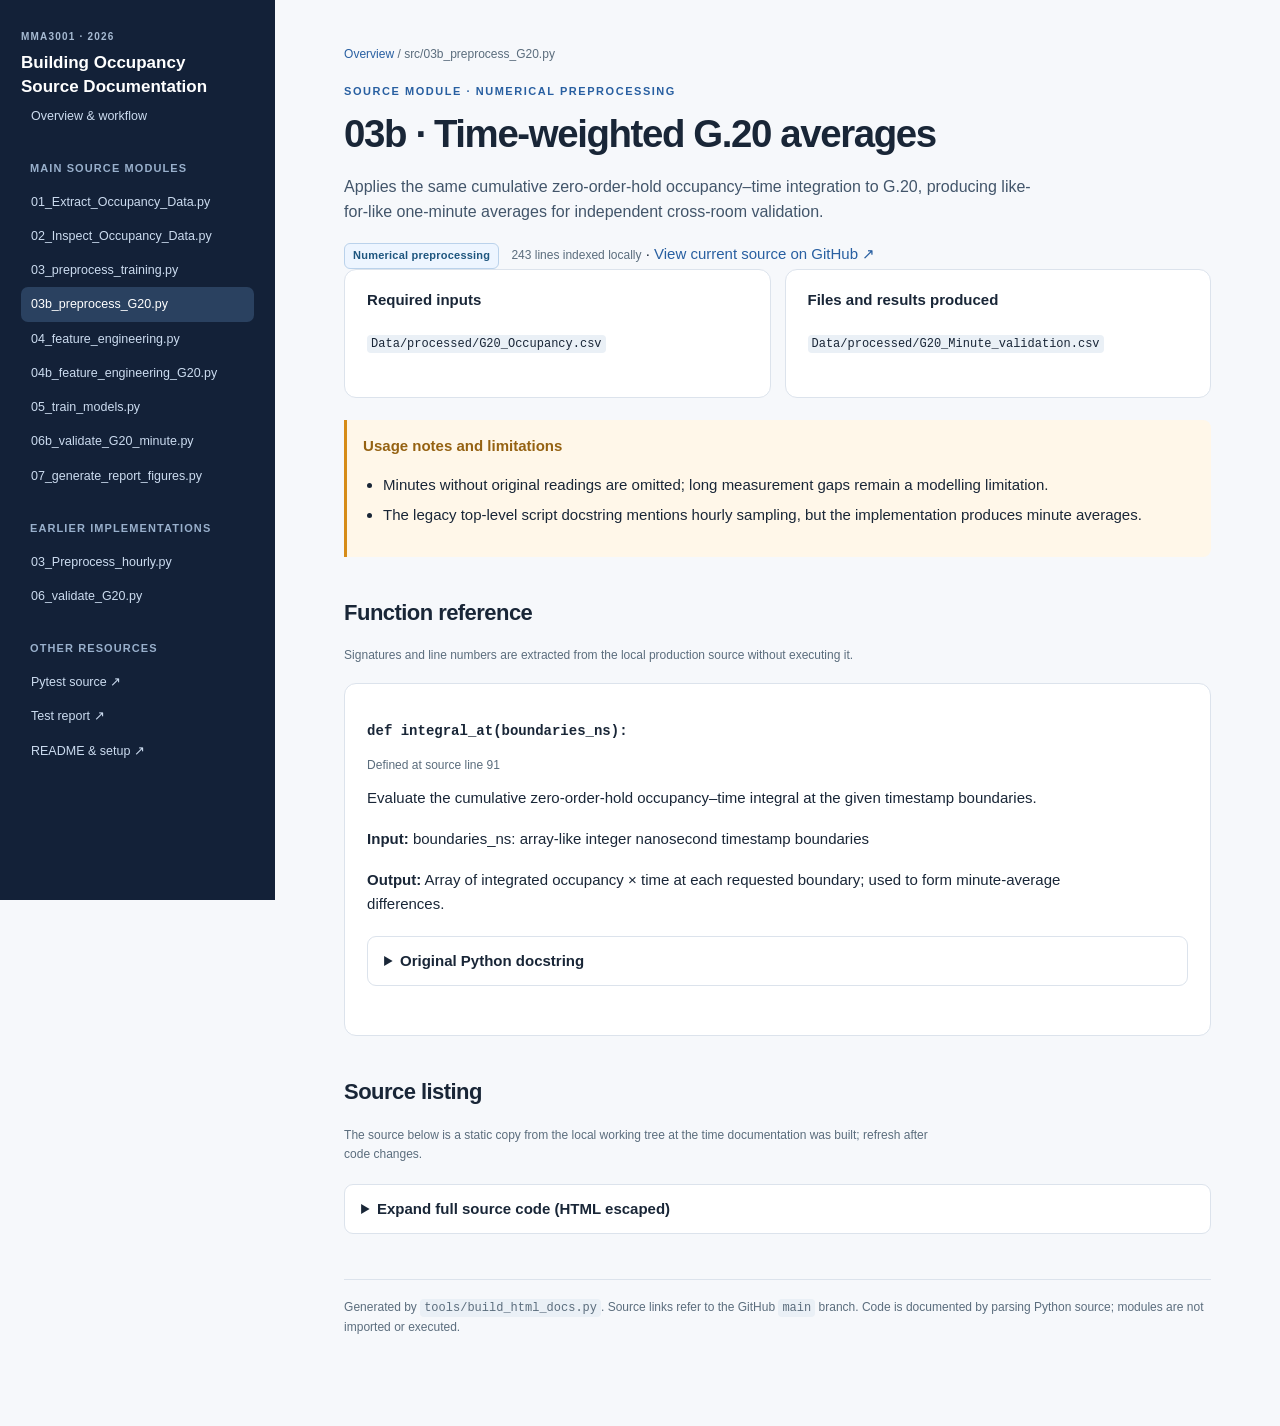
<file: docs/html/modules/src_03b_preprocess_G20.html>
<!doctype html>
<html lang="en"><head><meta charset="utf-8"><meta name="viewport" content="width=device-width,initial-scale=1">
<title>03b · Time-weighted G.20 averages | MMA3001 Source Documentation</title>
<meta name="description" content="Numerical methods and machine learning source documentation for Building Occupancy Prediction at Monash University.">
<link rel="stylesheet" href="../assets/style.css"></head><body>
<div class="shell"><aside class="side"><div class="brand"><small>MMA3001 · 2026</small>Building Occupancy<br>Source Documentation</div>
<div class="side-links"><a href="../index.html" class="">Overview &amp; workflow</a><div class="subhead">Main source modules</div><a class="" href="../modules/src_01_Extract_Occupancy_Data.html">01_Extract_Occupancy_Data.py</a><a class="" href="../modules/src_02_Inspect_Occupancy_Data.html">02_Inspect_Occupancy_Data.py</a><a class="" href="../modules/src_03_preprocess_training.html">03_preprocess_training.py</a><a class="active" href="../modules/src_03b_preprocess_G20.html">03b_preprocess_G20.py</a><a class="" href="../modules/src_04_feature_engineering.html">04_feature_engineering.py</a><a class="" href="../modules/src_04b_feature_engineering_G20.html">04b_feature_engineering_G20.py</a><a class="" href="../modules/src_05_train_models.html">05_train_models.py</a><a class="" href="../modules/src_06b_validate_G20_minute.html">06b_validate_G20_minute.py</a><a class="" href="../modules/src_07_generate_report_figures.html">07_generate_report_figures.py</a><div class="subhead">Earlier implementations</div><a href="../modules/src_03_Preprocess_hourly.html" class="">03_Preprocess_hourly.py</a><a href="../modules/src_06_validate_G20.html" class="">06_validate_G20.py</a><div class="subhead">Other resources</div><a href="https://github.com/jsau0014-gif/MMA3001-Building-occupancy-prediction-regression-methods/tree/main/tests">Pytest source ↗</a><a href="https://github.com/jsau0014-gif/MMA3001-Building-occupancy-prediction-regression-methods/blob/main/docs/TEST_REPORT.md">Test report ↗</a><a href="https://github.com/jsau0014-gif/MMA3001-Building-occupancy-prediction-regression-methods/blob/main/README.md">README &amp; setup ↗</a></div></aside><main class="main">
    <div class="breadcrumb"><a href="../index.html">Overview</a> / src/03b_preprocess_G20.py</div>
    <div class="eyebrow">Source module · Numerical preprocessing</div>
    <h1>03b · Time-weighted G.20 averages</h1>
    <p class="lead">Applies the same cumulative zero-order-hold occupancy–time integration to G.20, producing like-for-like one-minute averages for independent cross-room validation.</p>
    <div><span class="tag ">Numerical preprocessing</span> <span class="small muted">243 lines indexed locally</span> ·
    <a target="_blank" rel="noopener" href="https://github.com/jsau0014-gif/MMA3001-Building-occupancy-prediction-regression-methods/blob/main/src/03b_preprocess_G20.py">View current source on GitHub ↗</a></div>
    <div class="cards">
    <section class="card"><h3>Required inputs</h3><ul class="path-list"><li><code>Data/processed/G20_Occupancy.csv</code></li></ul></section>
    <section class="card"><h3>Files and results produced</h3><ul class="path-list"><li><code>Data/processed/G20_Minute_validation.csv</code></li></ul></section>
    </div><div class="warn"><strong>Usage notes and limitations</strong><ul><li>Minutes without original readings are omitted; long measurement gaps remain a modelling limitation.</li><li>The legacy top-level script docstring mentions hourly sampling, but the implementation produces minute averages.</li></ul></div><h2>Function reference</h2><p class="muted small">Signatures and line numbers are extracted from the local production source without executing it.</p><div class="card"><section class="function"><h3>def integral_at(boundaries_ns):</h3><span class="small muted">Defined at source line 91</span><p>Evaluate the cumulative zero-order-hold occupancy–time integral at the given timestamp boundaries.</p><p><strong>Input:</strong> boundaries_ns: array-like integer nanosecond timestamp boundaries</p><p><strong>Output:</strong> Array of integrated occupancy × time at each requested boundary; used to form minute-average differences.</p><details><summary>Original Python docstring</summary><pre><code>Cumulative headcount × time at each boundary.</code></pre></details></section></div><h2>Source listing</h2><p class="muted small">The source below is a static copy from the local working tree at the time documentation was built; refresh after code changes.</p><details><summary>Expand full source code (HTML escaped)</summary><pre><code>&quot;&quot;&quot;
This script extracts the occupancy count at the end of each hour to 
standardise an hourly resolution accross both rooms which currenty are 
recorded at irregular inteverals.
This allows for unbiased modelling
&quot;&quot;&quot;

import pandas as pd
import numpy as np
from pathlib import Path
import matplotlib.pyplot as plt

project_Dir = Path(__file__).resolve().parent.parent
data_dir = project_Dir / &quot;Data&quot; / &quot;processed&quot;


input_file = data_dir / &quot;G20_Occupancy.csv&quot;
output_file = data_dir / &quot;G20_Minute_validation.csv&quot;

#loading training data
data = pd.read_csv(
    input_file,
    usecols=[&quot;collecteddate&quot;,&quot;headcount&quot;]

)

data[&quot;Timestamp&quot;] = pd.to_datetime(
    data[&quot;collecteddate&quot;],
    utc=True,
    errors=&quot;coerce&quot;
)

# Ensure headcount is numeric
data[&quot;headcount&quot;] = pd.to_numeric(
    data[&quot;headcount&quot;],
    errors=&quot;coerce&quot;
)
# Remove invalid measurements
data = data.dropna(
    subset=[&quot;Timestamp&quot;, &quot;headcount&quot;]
)
#sorting chronologically
data=data.sort_values(&quot;Timestamp&quot;,kind=&quot;stable&quot;)

print(&quot;\nFirst 15 original measurements:&quot;)
print(
    data[[&quot;Timestamp&quot;, &quot;headcount&quot;]]
    .head(15)
    .to_string(index=False)
)

print(&quot;\nOriginal headcount statistics:&quot;)
print(data[&quot;headcount&quot;].describe())

minute_counts = data.groupby(
    data[&quot;Timestamp&quot;].dt.floor(&quot;min&quot;)
).size()

#If multiple readings have identical timestamps,
#kep the last for the time weighted calc

events = data.drop_duplicates(
    subset=&quot;Timestamp&quot;,
    keep=&quot;last&quot;
)

#calculating time weighted occupany per min

# Timestamp representation in integer nanoseconds
time_ns = (
    events[&quot;Timestamp&quot;]
    .dt.as_unit(&quot;ns&quot;)
    .astype(&quot;int64&quot;)
    .to_numpy()
)

headcounts = events[&quot;headcount&quot;].to_numpy(dtype=np.int64)

# Duration between consecutive readings
duration_ns = np.diff(time_ns)

# Cumulative area under the occupancy-time curve
cumulative_area = np.concatenate((
    np.array([0], dtype=np.int64),
    np.cumsum(
        headcounts[:-1] * duration_ns,
        dtype=np.int64
    )
))

def integral_at(boundaries_ns):
    &quot;&quot;&quot;Cumulative headcount × time at each boundary.&quot;&quot;&quot;

    indices = np.searchsorted(
        time_ns,
        boundaries_ns,
        side=&quot;right&quot;
    ) - 1

    results = np.zeros(
        len(boundaries_ns),
        dtype=np.int64
    )

    valid = indices &gt;= 0

    results[valid] = (
        cumulative_area[indices[valid]]
        + headcounts[indices[valid]]
        * (
            boundaries_ns[valid]
            - time_ns[indices[valid]]
        )
    )

    return results


# Start and end of every retained minute
minute_start_ns = minute_counts.index.as_unit(&quot;ns&quot;).asi8
minute_end_ns = minute_start_ns + 60_000_000_000

# Time-weighted area during each minute
minute_area = (
    integral_at(minute_end_ns)
    - integral_at(minute_start_ns)
)

# Account for the first partial minute
covered_ns = (
    minute_end_ns
    - np.maximum(minute_start_ns, time_ns[0])
)

# Calculate minute-average occupancy
average_headcount = minute_area / covered_ns

print(&quot;\nFirst 10 calculated minute averages:&quot;)

for timestamp, avg in zip(
    minute_counts.index[:10],
    average_headcount[:10]
):
    print(timestamp, round(avg, 4))

#creating the training dataset

training = pd.DataFrame({
    &quot;Timestamp&quot;: minute_counts.index.tz_convert(
        &quot;Australia/Melbourne&quot;
    ),
    &quot;Headcount&quot;: average_headcount,
    &quot;MeasurementCount&quot;: minute_counts.to_numpy()
})

#extract time-based features
training[&quot;Hour&quot;] = training[&quot;Timestamp&quot;].dt.hour
training[&quot;Minute&quot;] = training[&quot;Timestamp&quot;].dt.minute
training[&quot;DayOfWeek&quot;] = training[&quot;Timestamp&quot;].dt.dayofweek
training[&quot;Month&quot;] = training[&quot;Timestamp&quot;].dt.month

training[&quot;IsWeekend&quot;] = (
    training[&quot;DayOfWeek&quot;] &gt;= 5
).astype(int)

#saving the processed data
training.to_csv(output_file, index=False)

#displaying results
print(&quot;\nG20 training preprocessing complete&quot;)

print(&quot;Original measurements:&quot;, len(data))
print(&quot;One-minute observations:&quot;, len(training))

print(&quot;\nTraining headcount statistics:&quot;)
print(training[&quot;Headcount&quot;].describe())

print(&quot;\nFirst 10 rows:&quot;)
print(training.head(10).to_string(index=False))

print(&quot;\nSaved to:&quot;, output_file)
print(&quot;G20 validation data was not modified.&quot;)



# ---------------------------------------------
# Visual verification of preprocessing
# ---------------------------------------------

# Select the first 30mins
start = training[&quot;Timestamp&quot;].iloc[0]
end = start + pd.Timedelta(minutes=30)

# Original sensor readings
raw_sample = data[
    (data[&quot;Timestamp&quot;] &gt;= start) &amp;
    (data[&quot;Timestamp&quot;] &lt; end)
].copy()

# Processed minute averages
minute_sample = training[
    (training[&quot;Timestamp&quot;] &gt;= start) &amp;
    (training[&quot;Timestamp&quot;] &lt; end)
].copy()

# Convert raw timestamps to Melbourne time
raw_sample[&quot;Timestamp&quot;] = (
    raw_sample[&quot;Timestamp&quot;]
    .dt.tz_convert(&quot;Australia/Melbourne&quot;)
)

plt.figure(figsize=(14, 6))

# Raw occupancy (assumed constant between readings)
plt.step(
    raw_sample[&quot;Timestamp&quot;],
    raw_sample[&quot;headcount&quot;],
    where=&quot;post&quot;,
    label=&quot;Original headcount&quot;,
    color=&quot;steelblue&quot;,
    linewidth=1.2,
    alpha=0.7
)

# One-minute time-weighted averages
plt.scatter(
    minute_sample[&quot;Timestamp&quot;] + pd.Timedelta(seconds=30),
    minute_sample[&quot;Headcount&quot;],
    label=&quot;One-minute weighted average&quot;,
    color=&quot;darkorange&quot;,
    s=18,
    zorder=3
)

plt.title(&quot;G.20: Original vs One-Minute Occupancy&quot;)
plt.xlabel(&quot;Time&quot;)
plt.ylabel(&quot;Headcount&quot;)
plt.legend()
plt.grid(True, alpha=0.3)
plt.tight_layout()

plt.show()

</code></pre></details>
<footer>Generated by <code>tools/build_html_docs.py</code>. Source links refer to the GitHub <code>main</code> branch. Code is documented by parsing Python source; modules are not imported or executed.</footer></main></div>
</body></html>
</file>
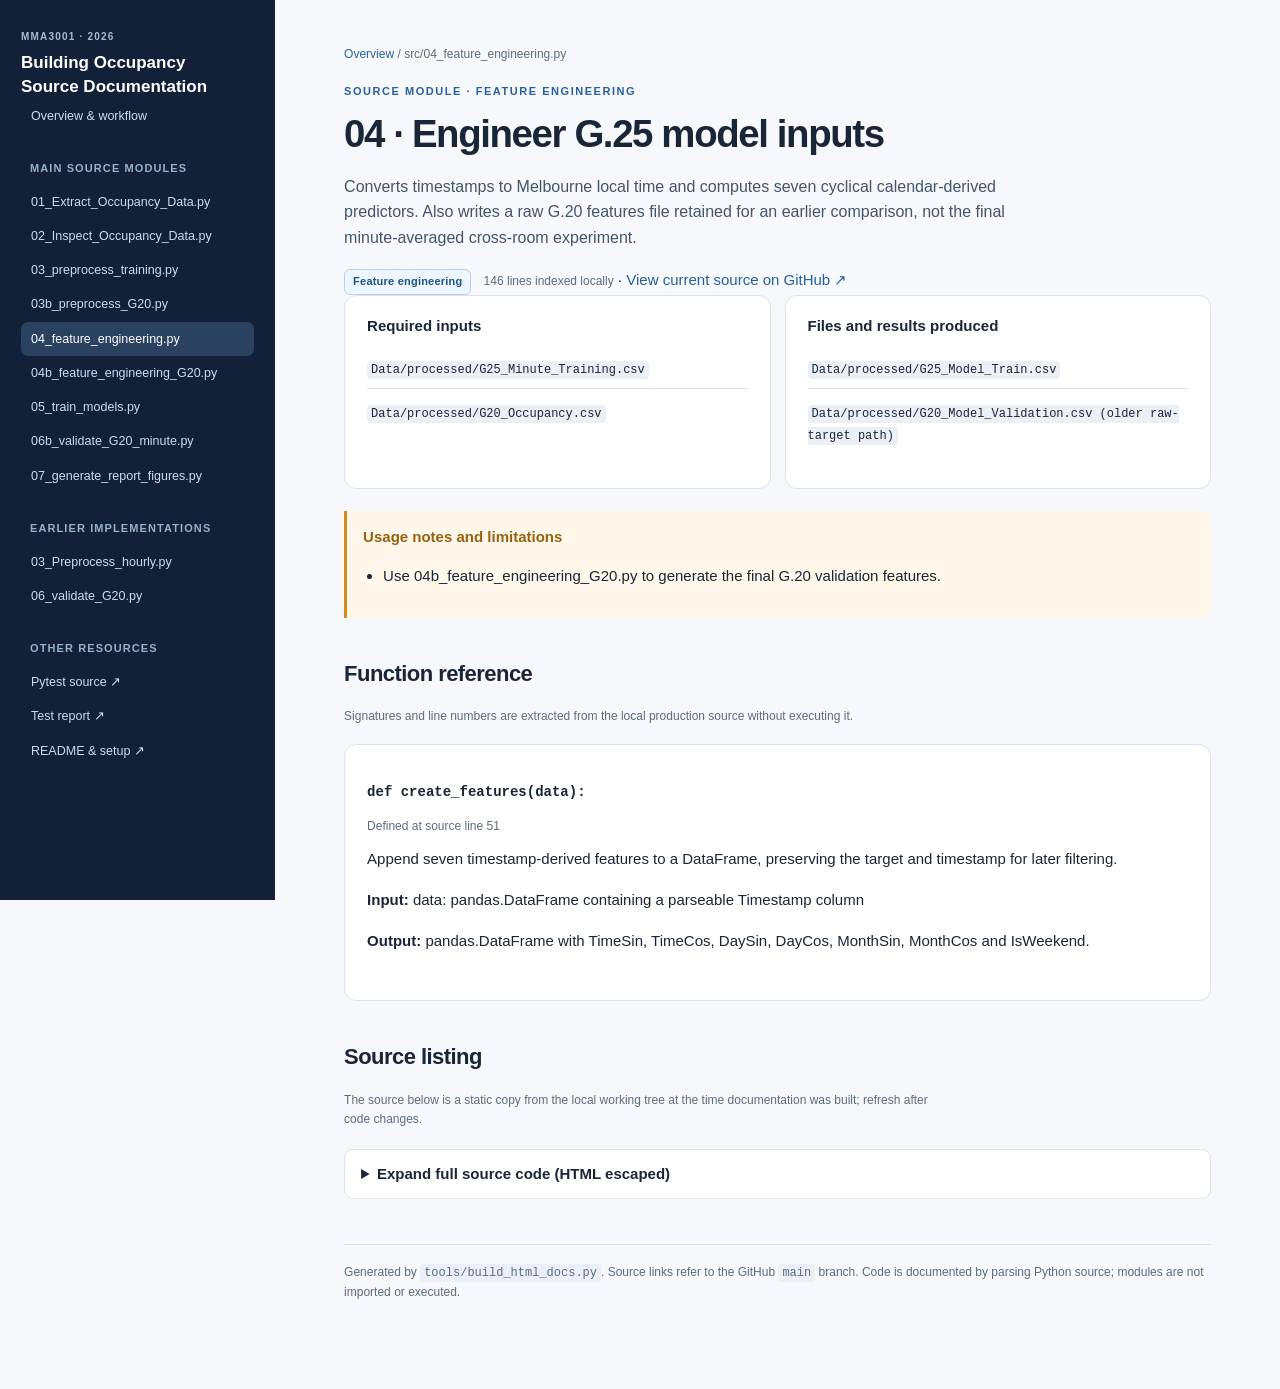
<file: docs/html/modules/src_04_feature_engineering.html>
<!doctype html>
<html lang="en"><head><meta charset="utf-8"><meta name="viewport" content="width=device-width,initial-scale=1">
<title>04 · Engineer G.25 model inputs | MMA3001 Source Documentation</title>
<meta name="description" content="Numerical methods and machine learning source documentation for Building Occupancy Prediction at Monash University.">
<link rel="stylesheet" href="../assets/style.css"></head><body>
<div class="shell"><aside class="side"><div class="brand"><small>MMA3001 · 2026</small>Building Occupancy<br>Source Documentation</div>
<div class="side-links"><a href="../index.html" class="">Overview &amp; workflow</a><div class="subhead">Main source modules</div><a class="" href="../modules/src_01_Extract_Occupancy_Data.html">01_Extract_Occupancy_Data.py</a><a class="" href="../modules/src_02_Inspect_Occupancy_Data.html">02_Inspect_Occupancy_Data.py</a><a class="" href="../modules/src_03_preprocess_training.html">03_preprocess_training.py</a><a class="" href="../modules/src_03b_preprocess_G20.html">03b_preprocess_G20.py</a><a class="active" href="../modules/src_04_feature_engineering.html">04_feature_engineering.py</a><a class="" href="../modules/src_04b_feature_engineering_G20.html">04b_feature_engineering_G20.py</a><a class="" href="../modules/src_05_train_models.html">05_train_models.py</a><a class="" href="../modules/src_06b_validate_G20_minute.html">06b_validate_G20_minute.py</a><a class="" href="../modules/src_07_generate_report_figures.html">07_generate_report_figures.py</a><div class="subhead">Earlier implementations</div><a href="../modules/src_03_Preprocess_hourly.html" class="">03_Preprocess_hourly.py</a><a href="../modules/src_06_validate_G20.html" class="">06_validate_G20.py</a><div class="subhead">Other resources</div><a href="https://github.com/jsau0014-gif/MMA3001-Building-occupancy-prediction-regression-methods/tree/main/tests">Pytest source ↗</a><a href="https://github.com/jsau0014-gif/MMA3001-Building-occupancy-prediction-regression-methods/blob/main/docs/TEST_REPORT.md">Test report ↗</a><a href="https://github.com/jsau0014-gif/MMA3001-Building-occupancy-prediction-regression-methods/blob/main/README.md">README &amp; setup ↗</a></div></aside><main class="main">
    <div class="breadcrumb"><a href="../index.html">Overview</a> / src/04_feature_engineering.py</div>
    <div class="eyebrow">Source module · Feature engineering</div>
    <h1>04 · Engineer G.25 model inputs</h1>
    <p class="lead">Converts timestamps to Melbourne local time and computes seven cyclical calendar-derived predictors. Also writes a raw G.20 features file retained for an earlier comparison, not the final minute-averaged cross-room experiment.</p>
    <div><span class="tag ">Feature engineering</span> <span class="small muted">146 lines indexed locally</span> ·
    <a target="_blank" rel="noopener" href="https://github.com/jsau0014-gif/MMA3001-Building-occupancy-prediction-regression-methods/blob/main/src/04_feature_engineering.py">View current source on GitHub ↗</a></div>
    <div class="cards">
    <section class="card"><h3>Required inputs</h3><ul class="path-list"><li><code>Data/processed/G25_Minute_Training.csv</code></li><li><code>Data/processed/G20_Occupancy.csv</code></li></ul></section>
    <section class="card"><h3>Files and results produced</h3><ul class="path-list"><li><code>Data/processed/G25_Model_Train.csv</code></li><li><code>Data/processed/G20_Model_Validation.csv (older raw-target path)</code></li></ul></section>
    </div><div class="warn"><strong>Usage notes and limitations</strong><ul><li>Use 04b_feature_engineering_G20.py to generate the final G.20 validation features.</li></ul></div><h2>Function reference</h2><p class="muted small">Signatures and line numbers are extracted from the local production source without executing it.</p><div class="card"><section class="function"><h3>def create_features(data):</h3><span class="small muted">Defined at source line 51</span><p>Append seven timestamp-derived features to a DataFrame, preserving the target and timestamp for later filtering.</p><p><strong>Input:</strong> data: pandas.DataFrame containing a parseable Timestamp column</p><p><strong>Output:</strong> pandas.DataFrame with TimeSin, TimeCos, DaySin, DayCos, MonthSin, MonthCos and IsWeekend.</p></section></div><h2>Source listing</h2><p class="muted small">The source below is a static copy from the local working tree at the time documentation was built; refresh after code changes.</p><details><summary>Expand full source code (HTML escaped)</summary><pre><code>&quot;&quot;&quot;
Creating a time-based feature/variable to enable occupancy regression.

Using the one-minute weighted averages from g25 for training.
using untouched g20 original headcount measurements for evaluation

No resampling or occupancy modification is performed.
&quot;&quot;&quot;

import pandas as pd
import numpy as np
from pathlib import Path

#Setting up file locations

project_dir = Path(__file__).resolve().parent.parent
data_dir = project_dir / &quot;Data&quot; / &quot;processed&quot;

train_file = data_dir / &quot;G25_Minute_Training.csv&quot;
validation_file = data_dir / &quot;G20_Occupancy.csv&quot;

train_output = data_dir / &quot;G25_Model_Train.csv&quot;
validation_output = data_dir / &quot;G20_Model_Validation.csv&quot;

#pulling g25 training data from csv files
train = pd.read_csv(train_file)

train[&quot;Timestamp&quot;] = pd.to_datetime(
    train[&quot;Timestamp&quot;],
    utc=True,
    errors = &quot;coerce&quot;
).dt.tz_convert(&quot;Australia/Melbourne&quot;)

#pulling g20 validation data from csv files
validation = pd.read_csv(
    validation_file,
    usecols = [&quot;collecteddate&quot;,&quot;headcount&quot;]
)

validation[&quot;Timestamp&quot;] = pd.to_datetime(
    validation[&quot;collecteddate&quot;],
    utc=True,
    errors = &quot;coerce&quot;
).dt.tz_convert(&quot;Australia/Melbourne&quot;)

validation = validation.rename(
    columns={&quot;headcount&quot;: &quot;Headcount&quot;}
)

#constructing feature engineering function
def create_features(data):

    data= data.copy()

    #converting to a fractional hour, including mins and sec
    time_of_day = (
        data[&quot;Timestamp&quot;].dt.hour
        + data[&quot;Timestamp&quot;].dt.minute / 60
        + data[&quot;Timestamp&quot;].dt.second / 3600
    )

    # Daily cyclical features
    data[&quot;TimeSin&quot;] = np.sin(
        2 * np.pi * time_of_day / 24
    )

    data[&quot;TimeCos&quot;] = np.cos(
        2 * np.pi * time_of_day / 24
    )

    # Day of week: Monday = 0 Sunday = 6
    day = data[&quot;Timestamp&quot;].dt.dayofweek

    #weekly cyclical features
    data[&quot;DaySin&quot;] = np.sin(
        2 * np.pi * day / 7
    )

    data[&quot;DayCos&quot;] = np.cos(
        2 * np.pi * day / 7
    )

    #Month: January = 1 December = 12
    month = data[&quot;Timestamp&quot;].dt.month

    data[&quot;MonthSin&quot;] = np.sin(
        2 * np.pi * (month-1) / 12
    )

    data[&quot;MonthCos&quot;] = np.cos(
        2 * np.pi * (month-1) / 12
    )

    #Weekend indicator
    data[&quot;IsWeekend&quot;] = (day &gt;= 5).astype(int)

    return data
#applying transformation to validation and training data
train = create_features(train)
validation = create_features(validation)

#selecting identical model input columns
features = [
    &quot;TimeSin&quot;,
    &quot;TimeCos&quot;,
    &quot;DaySin&quot;,
    &quot;DayCos&quot;,
    &quot;MonthSin&quot;,
    &quot;MonthCos&quot;,
    &quot;IsWeekend&quot;
]

#retaining timestampt and target for comparison and debugging
output_columns = [
    &quot;Timestamp&quot;,
    &quot;Headcount&quot;
] + features

train = train[output_columns].copy()
validation = validation[output_columns].copy()

#removing rows with invalid timestamps or targets
train = train.dropna(subset=output_columns)
validation = validation.dropna(subset=output_columns)

#saving data files
train.to_csv(train_output, index=False)
validation.to_csv(validation_output, index=False)

print(&quot;\nFeature engineering complete!&quot;)

print(&quot;\nG25 training observations:&quot;, len(train))
print(&quot;G20 validation observations:&quot;, len(validation))

print(&quot;\nFeature columns:&quot;)
print(features)

print(&quot;\nG25 sample:&quot;)
print(train.head(5).to_string(index=False))

print(&quot;\nG20 sample:&quot;)
print(validation.head(5).to_string(index=False))

print(&quot;\nSaved training file:&quot;, train_output)
print(&quot;Saved validation file:&quot;, validation_output)
print(&quot;\nOriginal occupancy files unchanged.&quot;)</code></pre></details>
<footer>Generated by <code>tools/build_html_docs.py</code>. Source links refer to the GitHub <code>main</code> branch. Code is documented by parsing Python source; modules are not imported or executed.</footer></main></div>
</body></html>
</file>
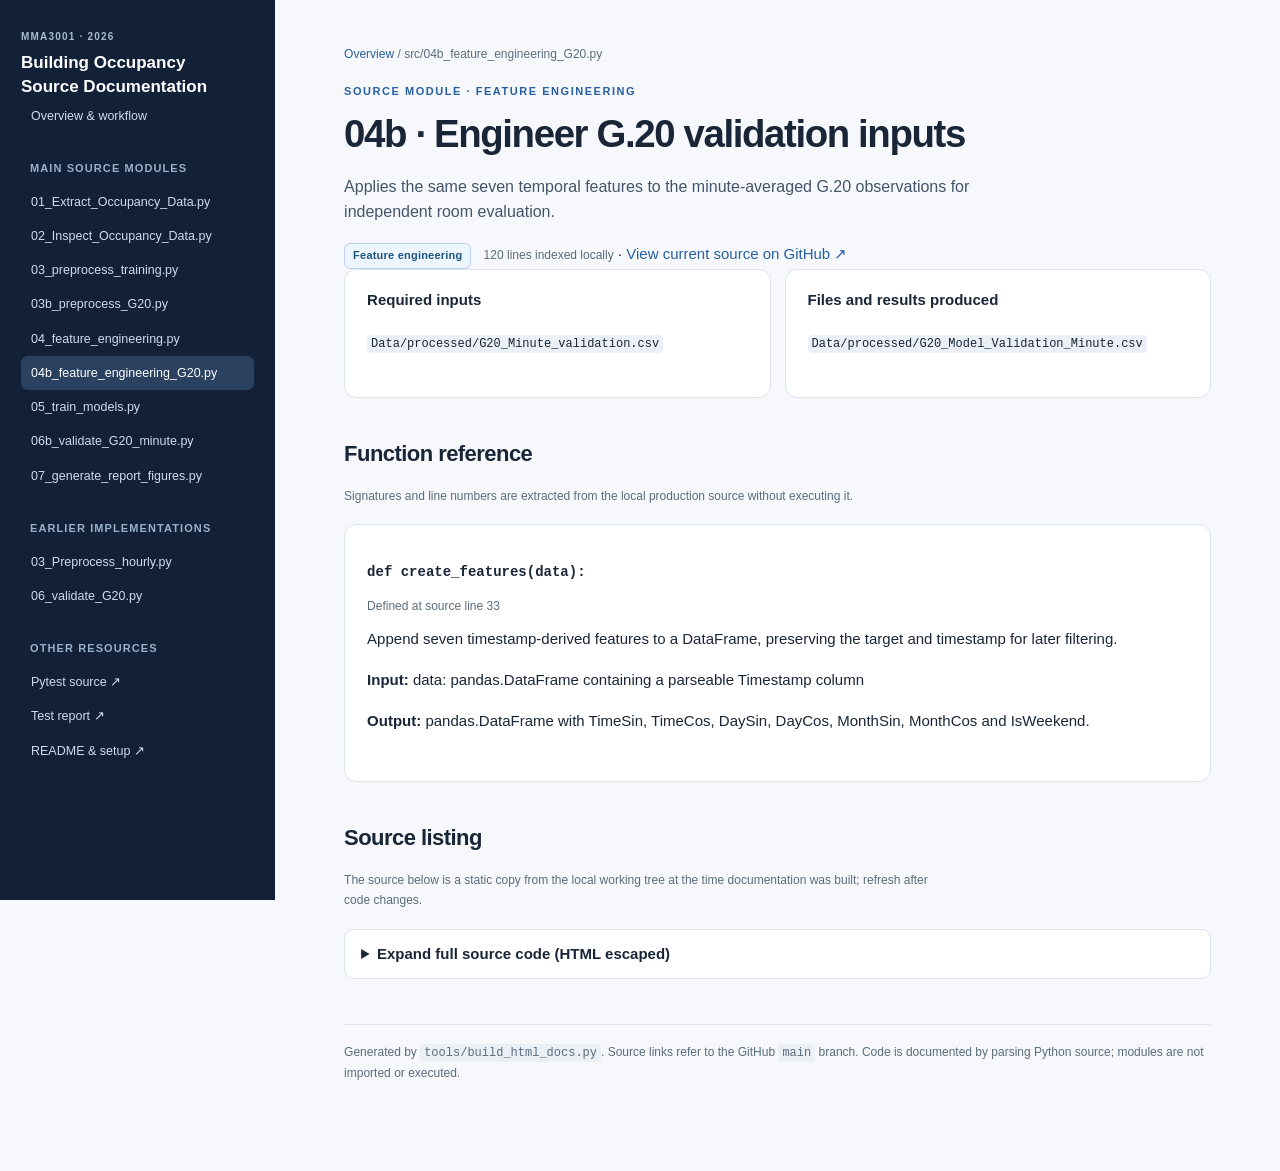
<file: docs/html/modules/src_04b_feature_engineering_G20.html>
<!doctype html>
<html lang="en"><head><meta charset="utf-8"><meta name="viewport" content="width=device-width,initial-scale=1">
<title>04b · Engineer G.20 validation inputs | MMA3001 Source Documentation</title>
<meta name="description" content="Numerical methods and machine learning source documentation for Building Occupancy Prediction at Monash University.">
<link rel="stylesheet" href="../assets/style.css"></head><body>
<div class="shell"><aside class="side"><div class="brand"><small>MMA3001 · 2026</small>Building Occupancy<br>Source Documentation</div>
<div class="side-links"><a href="../index.html" class="">Overview &amp; workflow</a><div class="subhead">Main source modules</div><a class="" href="../modules/src_01_Extract_Occupancy_Data.html">01_Extract_Occupancy_Data.py</a><a class="" href="../modules/src_02_Inspect_Occupancy_Data.html">02_Inspect_Occupancy_Data.py</a><a class="" href="../modules/src_03_preprocess_training.html">03_preprocess_training.py</a><a class="" href="../modules/src_03b_preprocess_G20.html">03b_preprocess_G20.py</a><a class="" href="../modules/src_04_feature_engineering.html">04_feature_engineering.py</a><a class="active" href="../modules/src_04b_feature_engineering_G20.html">04b_feature_engineering_G20.py</a><a class="" href="../modules/src_05_train_models.html">05_train_models.py</a><a class="" href="../modules/src_06b_validate_G20_minute.html">06b_validate_G20_minute.py</a><a class="" href="../modules/src_07_generate_report_figures.html">07_generate_report_figures.py</a><div class="subhead">Earlier implementations</div><a href="../modules/src_03_Preprocess_hourly.html" class="">03_Preprocess_hourly.py</a><a href="../modules/src_06_validate_G20.html" class="">06_validate_G20.py</a><div class="subhead">Other resources</div><a href="https://github.com/jsau0014-gif/MMA3001-Building-occupancy-prediction-regression-methods/tree/main/tests">Pytest source ↗</a><a href="https://github.com/jsau0014-gif/MMA3001-Building-occupancy-prediction-regression-methods/blob/main/docs/TEST_REPORT.md">Test report ↗</a><a href="https://github.com/jsau0014-gif/MMA3001-Building-occupancy-prediction-regression-methods/blob/main/README.md">README &amp; setup ↗</a></div></aside><main class="main">
    <div class="breadcrumb"><a href="../index.html">Overview</a> / src/04b_feature_engineering_G20.py</div>
    <div class="eyebrow">Source module · Feature engineering</div>
    <h1>04b · Engineer G.20 validation inputs</h1>
    <p class="lead">Applies the same seven temporal features to the minute-averaged G.20 observations for independent room evaluation.</p>
    <div><span class="tag ">Feature engineering</span> <span class="small muted">120 lines indexed locally</span> ·
    <a target="_blank" rel="noopener" href="https://github.com/jsau0014-gif/MMA3001-Building-occupancy-prediction-regression-methods/blob/main/src/04b_feature_engineering_G20.py">View current source on GitHub ↗</a></div>
    <div class="cards">
    <section class="card"><h3>Required inputs</h3><ul class="path-list"><li><code>Data/processed/G20_Minute_validation.csv</code></li></ul></section>
    <section class="card"><h3>Files and results produced</h3><ul class="path-list"><li><code>Data/processed/G20_Model_Validation_Minute.csv</code></li></ul></section>
    </div><h2>Function reference</h2><p class="muted small">Signatures and line numbers are extracted from the local production source without executing it.</p><div class="card"><section class="function"><h3>def create_features(data):</h3><span class="small muted">Defined at source line 33</span><p>Append seven timestamp-derived features to a DataFrame, preserving the target and timestamp for later filtering.</p><p><strong>Input:</strong> data: pandas.DataFrame containing a parseable Timestamp column</p><p><strong>Output:</strong> pandas.DataFrame with TimeSin, TimeCos, DaySin, DayCos, MonthSin, MonthCos and IsWeekend.</p></section></div><h2>Source listing</h2><p class="muted small">The source below is a static copy from the local working tree at the time documentation was built; refresh after code changes.</p><details><summary>Expand full source code (HTML escaped)</summary><pre><code>&quot;&quot;&quot;
Creating a time-based feature/variable to enable occupancy regression.

Using the one-minute weighted averages from g25 for training.
using untouched g20 original headcount measurements for evaluation

No resampling or occupancy modification is performed.
&quot;&quot;&quot;

import pandas as pd
import numpy as np
from pathlib import Path

#Setting up file locations

project_dir = Path(__file__).resolve().parent.parent
data_dir = project_dir / &quot;Data&quot; / &quot;processed&quot;

validation_file = data_dir / &quot;G20_Minute_validation.csv&quot;

validation_output = data_dir / &quot;G20_Model_Validation_Minute.csv&quot;

#pulling g20 training data from csv files
validation = pd.read_csv(validation_file)

validation[&quot;Timestamp&quot;] = pd.to_datetime(
    validation[&quot;Timestamp&quot;],
    utc=True,
    errors = &quot;coerce&quot;
).dt.tz_convert(&quot;Australia/Melbourne&quot;)

#constructing feature engineering function
def create_features(data):

    data= data.copy()

    #converting to a fractional hour, including mins and sec
    time_of_day = (
        data[&quot;Timestamp&quot;].dt.hour
        + data[&quot;Timestamp&quot;].dt.minute / 60
        + data[&quot;Timestamp&quot;].dt.second / 3600
    )

    # Daily cyclical features
    data[&quot;TimeSin&quot;] = np.sin(
        2 * np.pi * time_of_day / 24
    )

    data[&quot;TimeCos&quot;] = np.cos(
        2 * np.pi * time_of_day / 24
    )

    # Day of week: Monday = 0 Sunday = 6
    day = data[&quot;Timestamp&quot;].dt.dayofweek

    #weekly cyclical features
    data[&quot;DaySin&quot;] = np.sin(
        2 * np.pi * day / 7
    )

    data[&quot;DayCos&quot;] = np.cos(
        2 * np.pi * day / 7
    )

    #Month: January = 1 December = 12
    month = data[&quot;Timestamp&quot;].dt.month

    data[&quot;MonthSin&quot;] = np.sin(
        2 * np.pi * (month-1) / 12
    )

    data[&quot;MonthCos&quot;] = np.cos(
        2 * np.pi * (month-1) / 12
    )

    #Weekend indicator
    data[&quot;IsWeekend&quot;] = (day &gt;= 5).astype(int)

    return data
#applying transformation to validation
validation = create_features(validation)

#selecting identical model input columns
features = [
    &quot;TimeSin&quot;,
    &quot;TimeCos&quot;,
    &quot;DaySin&quot;,
    &quot;DayCos&quot;,
    &quot;MonthSin&quot;,
    &quot;MonthCos&quot;,
    &quot;IsWeekend&quot;
]

#retaining timestampt and target for comparison and debugging
output_columns = [
    &quot;Timestamp&quot;,
    &quot;Headcount&quot;
] + features

validation = validation[output_columns].copy()

#removing rows with invalid timestamps or targets
validation = validation.dropna(subset=output_columns)

#saving data files
validation.to_csv(validation_output, index=False)

print(&quot;\nFeature engineering complete!&quot;)

print(&quot;G20 validation observations:&quot;, len(validation))

print(&quot;\nFeature columns:&quot;)
print(features)


print(&quot;\nG20 sample:&quot;)
print(validation.head(5).to_string(index=False))

print(&quot;Saved validation file:&quot;, validation_output)
print(&quot;\nOriginal occupancy files unchanged.&quot;)</code></pre></details>
<footer>Generated by <code>tools/build_html_docs.py</code>. Source links refer to the GitHub <code>main</code> branch. Code is documented by parsing Python source; modules are not imported or executed.</footer></main></div>
</body></html>
</file>
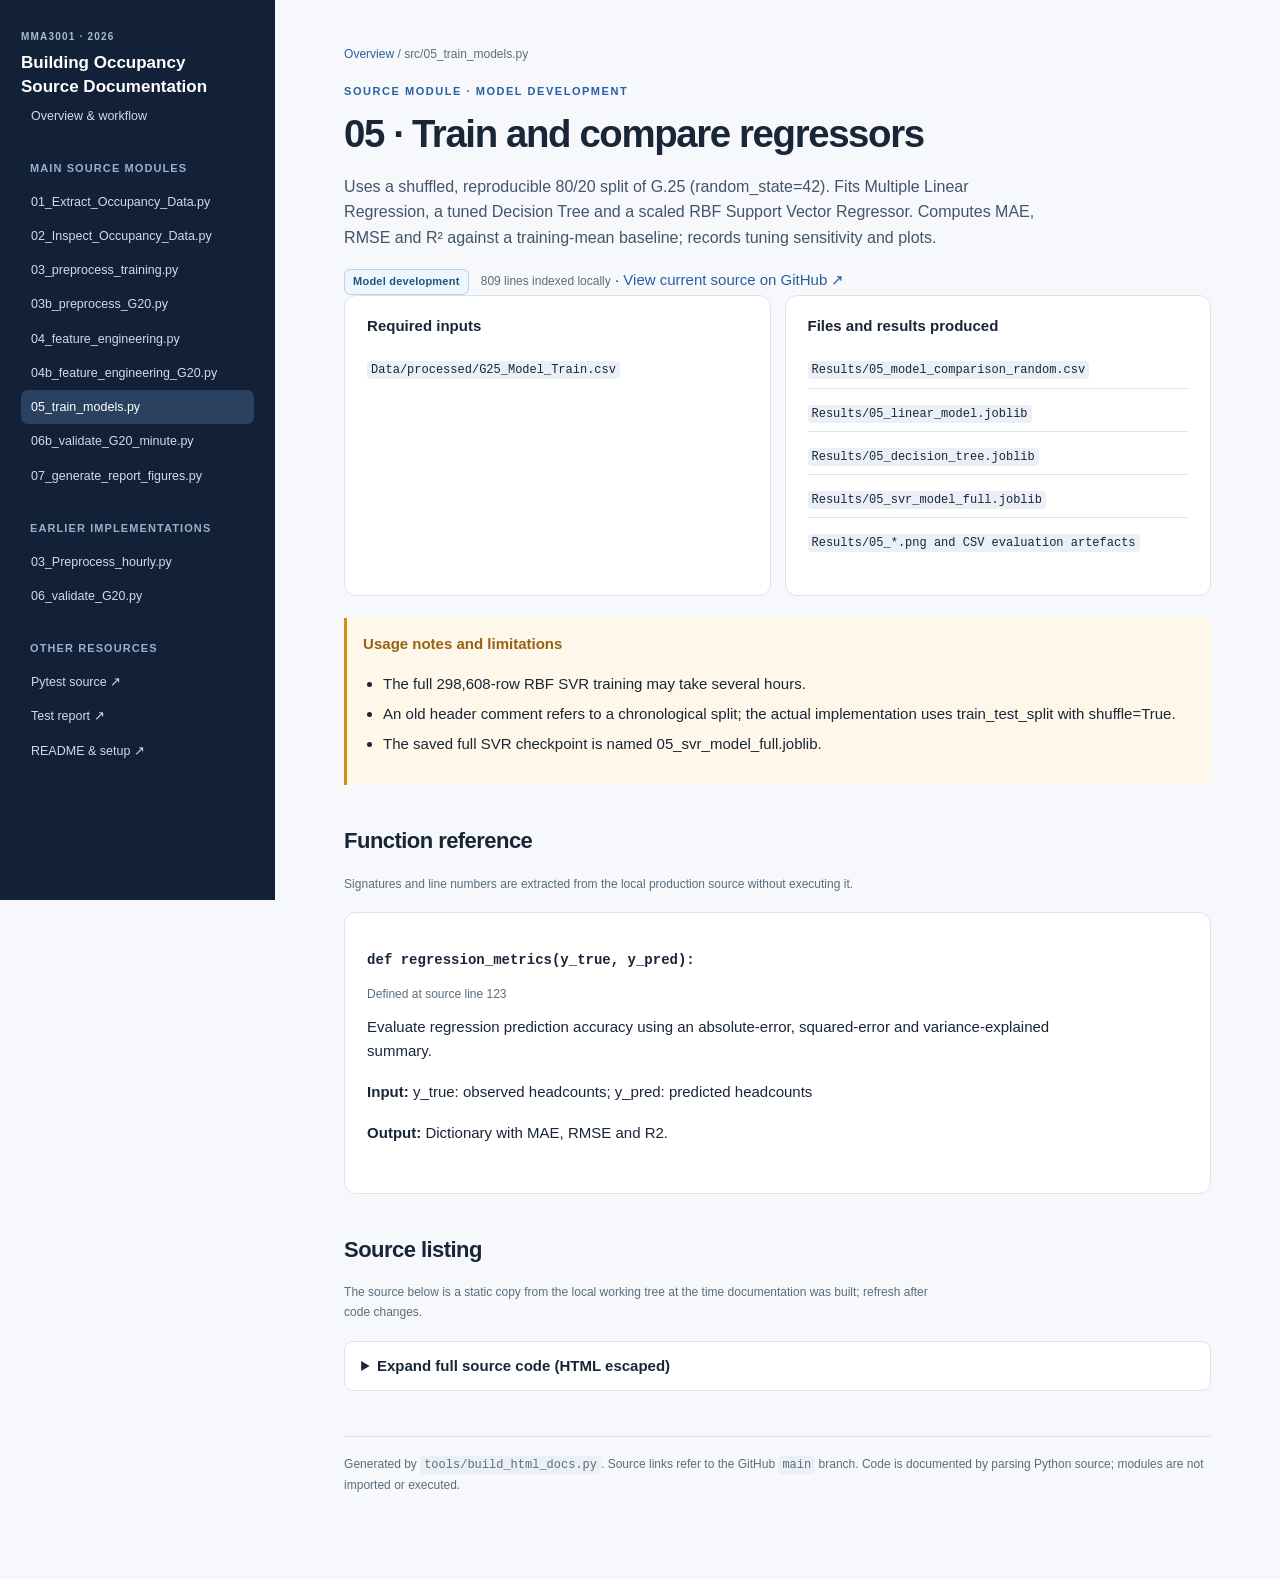
<file: docs/html/modules/src_05_train_models.html>
<!doctype html>
<html lang="en"><head><meta charset="utf-8"><meta name="viewport" content="width=device-width,initial-scale=1">
<title>05 · Train and compare regressors | MMA3001 Source Documentation</title>
<meta name="description" content="Numerical methods and machine learning source documentation for Building Occupancy Prediction at Monash University.">
<link rel="stylesheet" href="../assets/style.css"></head><body>
<div class="shell"><aside class="side"><div class="brand"><small>MMA3001 · 2026</small>Building Occupancy<br>Source Documentation</div>
<div class="side-links"><a href="../index.html" class="">Overview &amp; workflow</a><div class="subhead">Main source modules</div><a class="" href="../modules/src_01_Extract_Occupancy_Data.html">01_Extract_Occupancy_Data.py</a><a class="" href="../modules/src_02_Inspect_Occupancy_Data.html">02_Inspect_Occupancy_Data.py</a><a class="" href="../modules/src_03_preprocess_training.html">03_preprocess_training.py</a><a class="" href="../modules/src_03b_preprocess_G20.html">03b_preprocess_G20.py</a><a class="" href="../modules/src_04_feature_engineering.html">04_feature_engineering.py</a><a class="" href="../modules/src_04b_feature_engineering_G20.html">04b_feature_engineering_G20.py</a><a class="active" href="../modules/src_05_train_models.html">05_train_models.py</a><a class="" href="../modules/src_06b_validate_G20_minute.html">06b_validate_G20_minute.py</a><a class="" href="../modules/src_07_generate_report_figures.html">07_generate_report_figures.py</a><div class="subhead">Earlier implementations</div><a href="../modules/src_03_Preprocess_hourly.html" class="">03_Preprocess_hourly.py</a><a href="../modules/src_06_validate_G20.html" class="">06_validate_G20.py</a><div class="subhead">Other resources</div><a href="https://github.com/jsau0014-gif/MMA3001-Building-occupancy-prediction-regression-methods/tree/main/tests">Pytest source ↗</a><a href="https://github.com/jsau0014-gif/MMA3001-Building-occupancy-prediction-regression-methods/blob/main/docs/TEST_REPORT.md">Test report ↗</a><a href="https://github.com/jsau0014-gif/MMA3001-Building-occupancy-prediction-regression-methods/blob/main/README.md">README &amp; setup ↗</a></div></aside><main class="main">
    <div class="breadcrumb"><a href="../index.html">Overview</a> / src/05_train_models.py</div>
    <div class="eyebrow">Source module · Model development</div>
    <h1>05 · Train and compare regressors</h1>
    <p class="lead">Uses a shuffled, reproducible 80/20 split of G.25 (random_state=42). Fits Multiple Linear Regression, a tuned Decision Tree and a scaled RBF Support Vector Regressor. Computes MAE, RMSE and R² against a training-mean baseline; records tuning sensitivity and plots.</p>
    <div><span class="tag ">Model development</span> <span class="small muted">809 lines indexed locally</span> ·
    <a target="_blank" rel="noopener" href="https://github.com/jsau0014-gif/MMA3001-Building-occupancy-prediction-regression-methods/blob/main/src/05_train_models.py">View current source on GitHub ↗</a></div>
    <div class="cards">
    <section class="card"><h3>Required inputs</h3><ul class="path-list"><li><code>Data/processed/G25_Model_Train.csv</code></li></ul></section>
    <section class="card"><h3>Files and results produced</h3><ul class="path-list"><li><code>Results/05_model_comparison_random.csv</code></li><li><code>Results/05_linear_model.joblib</code></li><li><code>Results/05_decision_tree.joblib</code></li><li><code>Results/05_svr_model_full.joblib</code></li><li><code>Results/05_*.png and CSV evaluation artefacts</code></li></ul></section>
    </div><div class="warn"><strong>Usage notes and limitations</strong><ul><li>The full 298,608-row RBF SVR training may take several hours.</li><li>An old header comment refers to a chronological split; the actual implementation uses train_test_split with shuffle=True.</li><li>The saved full SVR checkpoint is named 05_svr_model_full.joblib.</li></ul></div><h2>Function reference</h2><p class="muted small">Signatures and line numbers are extracted from the local production source without executing it.</p><div class="card"><section class="function"><h3>def regression_metrics(y_true, y_pred):</h3><span class="small muted">Defined at source line 123</span><p>Evaluate regression prediction accuracy using an absolute-error, squared-error and variance-explained summary.</p><p><strong>Input:</strong> y_true: observed headcounts; y_pred: predicted headcounts</p><p><strong>Output:</strong> Dictionary with MAE, RMSE and R2.</p></section></div><h2>Source listing</h2><p class="muted small">The source below is a static copy from the local working tree at the time documentation was built; refresh after code changes.</p><details><summary>Expand full source code (HTML escaped)</summary><pre><code>&quot;&quot;&quot;
This script will train a a multiple linear regression model for the first
80% of the training data (from g25) leaving the final 20% for validation.
It uses LinearRegression functions from scikit

The script will produce a predicted vs acutal headcounts
A residual plot to identify systematic patterns

&quot;&quot;&quot;

import pandas as pd
import numpy as np
import matplotlib.pyplot as plt
import time

from pathlib import Path

from sklearn.model_selection import ParameterGrid
from sklearn.svm import SVR
from sklearn.preprocessing import StandardScaler
from sklearn.pipeline import make_pipeline
from sklearn.tree import DecisionTreeRegressor
from sklearn.linear_model import LinearRegression
from sklearn.model_selection import train_test_split
from sklearn.metrics import (
    mean_absolute_error,
    mean_squared_error,
    r2_score
)

#setting up file locations

project_dir = Path(__file__).resolve().parent.parent

data_dir = project_dir / &quot;Data&quot; / &quot;processed&quot;
results_dir = project_dir / &quot;Results&quot;

results_dir.mkdir(parents=True, exist_ok=True)

inpute_file = data_dir / &quot;G25_Model_Train.csv&quot;

#pull the training dataset
data = pd.read_csv(inpute_file)

data[&quot;Timestamp&quot;] = pd.to_datetime(
    data[&quot;Timestamp&quot;],
    utc=True
).dt.tz_convert(&quot;Australia/Melbourne&quot;)

#Model Inputs from script 4
features = [
    &quot;TimeSin&quot;,
    &quot;TimeCos&quot;,
    &quot;DaySin&quot;,
    &quot;DayCos&quot;,
    &quot;MonthSin&quot;,
    &quot;MonthCos&quot;,
    &quot;IsWeekend&quot;
]




#splitting data chronoligically 80/20
data = data.sort_values(&quot;Timestamp&quot;).reset_index(drop=True)

#placing inputs in X array and outputs in Y array
X = data[features]
y = data[&quot;Headcount&quot;]

print(&quot;\nTotal observations:&quot;, len(data))
print(&quot;Number of input features:&quot;, X.shape[1])

X_train, X_validation, y_train, y_validation = train_test_split(
    X,
    y,
    test_size=0.20,
    random_state=42,
    shuffle=True
)

print(&quot;\nTraining observations:&quot;, len(X_train))
print(&quot;Validation observations:&quot;, len(X_validation))

print(&quot;\nTraining mean:&quot;, y_train.mean())
print(&quot;Validation mean:&quot;, y_validation.mean())

print(&quot;\nTraining standard deviation:&quot;, y_train.std())
print(&quot;Validation standard deviation:&quot;, y_validation.std())

print(&quot;\nTraining date range:&quot;)
print(data.loc[X_train.index, &quot;Timestamp&quot;].min())
print(data.loc[X_train.index, &quot;Timestamp&quot;].max())

print(&quot;\nValidation date range:&quot;)
print(data.loc[X_validation.index, &quot;Timestamp&quot;].min())
print(data.loc[X_validation.index, &quot;Timestamp&quot;].max())

print(&quot;\nTraining observations:&quot;, len(X_train))
print(&quot;Validation observations:&quot;, len(X_validation))

#Training Linear Regression Model
linear_model = LinearRegression()

linear_model.fit(X_train, y_train)

#predict witheld observations
linear_prediction = linear_model.predict(
    X_validation
)

#calculating baseline predictions
#goal is to predict the mean training headcount

training_mean = y_train.mean()

baseline_prediction = np.full(
    shape=len(y_validation),
    fill_value=training_mean
)

#creating a function to calculate regression metrics
def regression_metrics(y_true, y_pred):

    mse = mean_squared_error(y_true, y_pred)

    return{
        &quot;MAE&quot;:mean_absolute_error(y_true, y_pred),
        &quot;RMSE&quot; : np.sqrt(mse),
        &quot;R2&quot; : r2_score(y_true, y_pred)

    }
#compare model against baseline
metrics = pd.DataFrame({
    &quot;Linear Regression&quot;: regression_metrics(
        y_validation,
        linear_prediction
    ),
    &quot;Mean Baseline&quot; : regression_metrics(
        y_validation,
        baseline_prediction
    )
}).T

#Setting up Decision Tree Regression
# ---------------------------------------------
# Decision Tree Regression - Leaf Size Tuning
# ---------------------------------------------

# Keep maximum depth constant
max_depth = 30

# Test different minimum leaf sizes
leaf_sizes = [10, 20, 50, 75, 100, 150, 200, 300, 500]

tree_models = {}
tree_results = []

for leaf_size in leaf_sizes:

    # Create decision tree
    tree_model = DecisionTreeRegressor(
        max_depth=max_depth,
        min_samples_leaf=leaf_size,
        random_state=42
    )

    # Train model
    tree_model.fit(X_train, y_train)

    # Generate predictions
    train_prediction = tree_model.predict(X_train)
    validation_prediction = tree_model.predict(X_validation)

    # Calculate training RMSE
    train_rmse = np.sqrt(
        mean_squared_error(y_train, train_prediction)
    )

    # Calculate validation metrics
    val_metrics = regression_metrics(
        y_validation,
        validation_prediction
    )

    # Store fitted tree
    tree_models[leaf_size] = tree_model

    # Store performance and complexity
    tree_results.append({
        &quot;LeafSize&quot;: leaf_size,
        &quot;ActualDepth&quot;: tree_model.get_depth(),
        &quot;Leaves&quot;: tree_model.get_n_leaves(),
        &quot;Train_RMSE&quot;: train_rmse,
        &quot;Validation_MAE&quot;: val_metrics[&quot;MAE&quot;],
        &quot;Validation_RMSE&quot;: val_metrics[&quot;RMSE&quot;],
        &quot;Validation_R2&quot;: val_metrics[&quot;R2&quot;]
    })

    # Add to overall model comparison
    metrics.loc[
        f&quot;Decision Tree (leaf={leaf_size})&quot;
    ] = val_metrics


# ---------------------------------------------
# Compare leaf sizes
# ---------------------------------------------

leaf_comparison = pd.DataFrame(tree_results)

print(&quot;\nDecision Tree Leaf Size Comparison:&quot;)
print(leaf_comparison.to_string(index=False))

# Find leaf size with lowest validation RMSE
best_row = leaf_comparison.loc[
    leaf_comparison[&quot;Validation_RMSE&quot;].idxmin()
]

best_leaf = int(best_row[&quot;LeafSize&quot;])

# Retrieve best decision tree
best_tree = tree_models[best_leaf]

best_depth = best_tree.get_depth()

# Predict with best tree
tree_prediction = best_tree.predict(X_validation)

print(&quot;\nBest minimum leaf size:&quot;, best_leaf)
print(&quot;Actual tree depth:&quot;, best_depth)
print(&quot;Number of leaves:&quot;, best_tree.get_n_leaves())

# Save comparison
leaf_comparison.to_csv(
    results_dir / &quot;05_leaf_size_comparison.csv&quot;,
    index=False
)


# ---------------------------------------------
# Plot leaf size vs training/validation error
# ---------------------------------------------

plt.figure(figsize=(10, 6))

plt.plot(
    leaf_comparison[&quot;LeafSize&quot;],
    leaf_comparison[&quot;Train_RMSE&quot;],
    marker=&quot;o&quot;,
    label=&quot;Training RMSE&quot;
)

plt.plot(
    leaf_comparison[&quot;LeafSize&quot;],
    leaf_comparison[&quot;Validation_RMSE&quot;],
    marker=&quot;o&quot;,
    label=&quot;Validation RMSE&quot;
)

# Reference: linear regression performance
plt.axhline(
    y=metrics.loc[&quot;Linear Regression&quot;, &quot;RMSE&quot;],
    linestyle=&quot;--&quot;,
    color=&quot;red&quot;,
    label=&quot;Linear regression RMSE&quot;
)

plt.xlabel(&quot;Minimum Samples per Leaf&quot;)
plt.ylabel(&quot;RMSE (occupants)&quot;)
plt.title(&quot;Decision Tree: Leaf Size vs Prediction Error&quot;)

plt.xticks(leaf_sizes, rotation=45)
plt.legend()
plt.grid(True, alpha=0.3)
plt.tight_layout()

plt.savefig(
    results_dir / &quot;05_leaf_size_comparison.png&quot;,
    dpi=200
)

#Setting Up SVR Regression 
#Number of observations used to train svr
tuning_sample_size = 30000

#selecting random sample from g25 traiing data
X_tuning_sample = X_train.sample(
    n=tuning_sample_size,
    random_state=42 #should pull the same 5000 data set each run
)

#select corresponding target values with mask
y_tuning_sample = y_train.loc[X_tuning_sample.index]


#splite tuning sample into fitting and tuning subsets
X_svr_fit, X_svr_tune, y_svr_fit, y_svr_tune = train_test_split(
    X_tuning_sample,
    y_tuning_sample,
    test_size=0.2,
    random_state=42
)

#defining parameters to tune
parameter_grid = {
    &quot;C&quot;:[100],
    &quot;epsilon&quot;: [1.0],
    &quot;gamma&quot; : [0.6]
}

configurations = list(ParameterGrid(parameter_grid))

tuning_results = []

print(&quot;\nSVR Hyperparameter Tuning&quot;)
print(&quot;Fitting observations:&quot;, len(X_svr_fit))
print(&quot;Tuning observations:&quot;, len(X_svr_tune))
print(&quot;Configurations:&quot;, len(configurations))

#loopig through each parameter change 
for i, params in enumerate(configurations, start=1):

    svr_tuning_model = make_pipeline(
        StandardScaler(),
        SVR(
            kernel=&quot;rbf&quot;,
            C=params[&quot;C&quot;],
            epsilon=params[&quot;epsilon&quot;],
            gamma=params[&quot;gamma&quot;]
        )
    )

    start_time = time.perf_counter()

    svr_tuning_model.fit(X_svr_fit, y_svr_fit)

    training_time = time.perf_counter() - start_time

    #predict internal tuning data
    tuning_prediction = svr_tuning_model.predict(X_svr_tune)

    #Calculate Accuracy
    tuning_metrics = regression_metrics(
        y_svr_tune,
        tuning_prediction
    )

    support_vectors = len(
        svr_tuning_model.named_steps[&quot;svr&quot;].support_
    )

    tuning_results.append({
        &quot;C&quot;: params[&quot;C&quot;],
        &quot;epsilon&quot;: params[&quot;epsilon&quot;],
        &quot;gamma&quot;: params[&quot;gamma&quot;],
        &quot;MAE&quot;: tuning_metrics[&quot;MAE&quot;],
        &quot;RMSE&quot;: tuning_metrics[&quot;RMSE&quot;],
        &quot;R2&quot;: tuning_metrics[&quot;R2&quot;],
        &quot;TrainingTime&quot;: training_time,
        &quot;SupportVectors&quot;: support_vectors
    })
    
    print(
        f&quot;{i:02d}/{len(configurations)} | &quot;
        f&quot;C={params[&#x27;C&#x27;]} | &quot;
        f&quot;epsilon={params[&#x27;epsilon&#x27;]} | &quot;
        f&quot;gamma={params[&#x27;gamma&#x27;]} | &quot;
        f&quot;RMSE={tuning_metrics[&#x27;RMSE&#x27;]:.4f} | &quot;
        f&quot;Time={training_time:.2f}s&quot;
    )

#comparing tuning results
tuning_comparison = pd.DataFrame(tuning_results)

#sort config by lowest RMSE
tuning_comparison = tuning_comparison.sort_values(
    &quot;RMSE&quot;
).reset_index(drop=True)

print(&quot;\nSVR Tuning Results:&quot;)
print(tuning_comparison.to_string(index=False))

#save full tuning results
tuning_comparison.to_csv(
    results_dir / &quot;05_svr_tuning_round2.csv&quot;,
    index=False
)

# ---------------------------------------------
# SVR Hyperparameter Tuning Graph
# ---------------------------------------------

plt.figure(figsize=(9, 5))

for epsilon in sorted(tuning_comparison[&quot;epsilon&quot;].unique()):

    subset = tuning_comparison[
        tuning_comparison[&quot;epsilon&quot;] == epsilon
    ].sort_values(&quot;C&quot;)

    plt.plot(
        subset[&quot;C&quot;],
        subset[&quot;RMSE&quot;],
        marker=&quot;o&quot;,
        label=f&quot;Epsilon = {epsilon}&quot;
    )

plt.xlabel(&quot;Regularisation Parameter C&quot;)
plt.ylabel(&quot;Tuning RMSE (occupants)&quot;)
plt.title(&quot;SVR Hyperparameter Tuning: C vs RMSE&quot;)
plt.legend()
plt.grid(True, alpha=0.3)
plt.tight_layout()

plt.savefig(
    results_dir / &quot;05_svr_hyperparameter_tuning.png&quot;,
    dpi=200
)


#Extracting best params
best_params = tuning_comparison.iloc[0]

best_C=float(best_params[&quot;C&quot;])
best_epsilon = float(best_params[&quot;epsilon&quot;])
best_gamma = best_params[&quot;gamma&quot;]

print(&quot;\nBest SVR Parameters:&quot;)
print(&quot;C:&quot;, best_C)
print(&quot;epsilon:&quot;, best_epsilon)
print(&quot;gamma:&quot;, best_gamma)

#use best param config on full 50 000 observations

svr_sample_size=len(X_train)

X_svr_train = X_train.sample(
    n=svr_sample_size,
    random_state=42
)

y_svr_train = y_train.loc[X_svr_train.index]

svr_model = make_pipeline(
    StandardScaler(),
    SVR(
        kernel=&quot;rbf&quot;,
        C=best_C,
        epsilon=best_epsilon,
        gamma=best_gamma
    )
)

print(&quot;\nTraining best SVR on&quot;, svr_sample_size, &quot;observations&quot;)

start_time = time.perf_counter()

svr_model.fit(X_svr_train, y_svr_train)

training_time = time.perf_counter() - start_time

print(f&quot;SVR training time: {training_time:.2f} seconds&quot;)

# Predict using the original G25 validation data
prediction_start = time.perf_counter()

svr_prediction = svr_model.predict(X_validation)

prediction_time = time.perf_counter() - prediction_start

print(f&quot;SVR prediction time: {prediction_time:.2f} seconds&quot;)

# Calculate final validation performance
svr_metrics = regression_metrics(
    y_validation,
    svr_prediction
)

metrics.loc[
    f&quot;SVR Tuned (n={svr_sample_size})&quot;
] = svr_metrics

n_support_vectors = len(
    svr_model.named_steps[&quot;svr&quot;].support_
)

print(&quot;Number of support vectors:&quot;, n_support_vectors)

print(&quot;\nTuned SVR Validation Performance:&quot;)
print(svr_metrics)




print(&quot;\nRegression performance:&quot;)
print(metrics.to_string())

print(&quot;\nMean training headcount:&quot;, round(training_mean,4))
print(&quot;\nTraining mean:&quot;, y_train.mean())
print(&quot;Validation mean:&quot;, y_validation.mean())

print(&quot;\nTraining standard deviation:&quot;, y_train.std())
print(&quot;Validation standard deviation:&quot;, y_validation.std())

metrics.to_csv(
    results_dir / &quot;05_model_comparison_random.csv&quot;
)

#checking learned coefficinets
coefficients = pd.DataFrame({
    &quot;Feature&quot; : features,
    &quot;Coefficient&quot; : linear_model.coef_
})

print(&quot;\nLinear regression intercept:&quot;)
print(linear_model.intercept_)

print(&quot;\nFeature coefficients:&quot;)
print(coefficients.to_string(index=False))

coefficients.to_csv(
    results_dir / &quot;05_linear_coefficients.csv&quot;,
    index=False
)

#storing validation results
validation_results = pd.DataFrame({
    &quot;Timestamp&quot;: data.loc[
        X_validation.index, &quot;Timestamp&quot;
    ],
    &quot;Actual&quot;: y_validation,
    &quot;Predicted&quot;: linear_prediction,
    &quot;TreePredicted&quot;: tree_prediction,
    &quot;SVRPredicted&quot;: svr_prediction
})

validation_results[&quot;Residual&quot;] = (
    validation_results[&quot;Actual&quot;]
    - validation_results[&quot;Predicted&quot;]
)
validation_results[&quot;TreeResidual&quot;] = (
    validation_results[&quot;Actual&quot;]
    - validation_results[&quot;TreePredicted&quot;]
)

validation_results[&quot;SVRResidual&quot;] = (
    validation_results[&quot;Actual&quot;]
    - validation_results[&quot;SVRPredicted&quot;]
)

validation_results.to_csv(
    results_dir / &quot;05_linear_validation_results.csv&quot;,
    index=False
)

#Plotting predicted vs actual headcount
plt.figure(figsize=(8, 6))

plt.hexbin(
    validation_results[&quot;Actual&quot;],
    validation_results[&quot;Predicted&quot;],
    gridsize=55,
    bins=&quot;log&quot;,
    mincnt=1,
    cmap=&quot;viridis&quot;
)

plt.colorbar(label=&quot;Log observation count&quot;)

# Ideal prediction line
upper = max(
    validation_results[&quot;Actual&quot;].max(),
    validation_results[&quot;Predicted&quot;].max()
)

plt.plot(
    [0, upper],
    [0, upper],
    &quot;r--&quot;,
    label=&quot;Perfect prediction&quot;
)

plt.xlabel(&quot;Actual headcount&quot;)
plt.ylabel(&quot;Predicted headcount&quot;)
plt.title(&quot;G25 Linear Regression: Predicted vs Actual&quot;)
plt.legend()
plt.grid(True, alpha=0.3)
plt.tight_layout()

plt.savefig(
    results_dir / &quot;05_predicted_vs_actual.png&quot;,
    dpi=200
)

#plotting residuals

# ---------------------------------------------
# Linear Regression Residual Plot
# ---------------------------------------------

plt.figure(figsize=(9, 5))

plt.scatter(
    validation_results[&quot;Predicted&quot;],
    validation_results[&quot;Residual&quot;],
    s=3,
    alpha=0.15
)

plt.axhline(
    0,
    color=&quot;red&quot;,
    linestyle=&quot;--&quot;
)

plt.xlabel(&quot;Predicted headcount&quot;)
plt.ylabel(&quot;Residual (Actual - Predicted)&quot;)
plt.title(&quot;G25 Linear Regression Residuals&quot;)
plt.grid(True, alpha=0.3)
plt.tight_layout()

plt.savefig(
    results_dir / &quot;05_residuals.png&quot;,
    dpi=200
)


# ---------------------------------------------
# SVR Predicted vs Actual
# ---------------------------------------------

plt.figure(figsize=(8, 6))

plt.hexbin(
    validation_results[&quot;Actual&quot;],
    validation_results[&quot;SVRPredicted&quot;],
    gridsize=55,
    bins=&quot;log&quot;,
    mincnt=1,
    cmap=&quot;viridis&quot;
)

plt.colorbar(label=&quot;Log observation count&quot;)

# Perfect prediction reference line
upper = max(
    validation_results[&quot;Actual&quot;].max(),
    validation_results[&quot;SVRPredicted&quot;].max()
)

plt.plot(
    [0, upper],
    [0, upper],
    &quot;r--&quot;,
    label=&quot;Perfect prediction&quot;
)

plt.xlabel(&quot;Actual headcount&quot;)
plt.ylabel(&quot;Predicted headcount&quot;)
plt.title(&quot;G25 SVR: Predicted vs Actual&quot;)
plt.legend()
plt.grid(True, alpha=0.3)
plt.tight_layout()

plt.savefig(
    results_dir / &quot;05_svr_predicted_vs_actual.png&quot;,
    dpi=200
)

#decision tree residual plot
plt.figure(figsize=(9, 5))

plt.scatter(
    validation_results[&quot;TreePredicted&quot;],
    validation_results[&quot;TreeResidual&quot;],
    s=3,
    alpha=0.15
)

plt.axhline(
    0,
    color=&quot;red&quot;,
    linestyle=&quot;--&quot;
)

plt.xlabel(&quot;Predicted headcount&quot;)
plt.ylabel(&quot;Residual (Actual - Predicted)&quot;)
plt.title(f&quot;G25 Decision Tree Residuals (Depth {best_depth})&quot;)
plt.grid(True, alpha=0.3)
plt.tight_layout()

plt.savefig(
    results_dir / &quot;05_tree_residuals.png&quot;,
    dpi=200
)

# ---------------------------------------------
# SVR Residual Plot
# ---------------------------------------------

plt.figure(figsize=(9, 5))

plt.scatter(
    validation_results[&quot;SVRPredicted&quot;],
    validation_results[&quot;SVRResidual&quot;],
    s=3,
    alpha=0.15
)

plt.axhline(
    0,
    color=&quot;red&quot;,
    linestyle=&quot;--&quot;
)

plt.xlabel(&quot;Predicted headcount&quot;)
plt.ylabel(&quot;Residual (Actual - Predicted)&quot;)
plt.title(&quot;G25 Support Vector Regression Residuals&quot;)
plt.grid(True, alpha=0.3)
plt.tight_layout()

plt.savefig(
    results_dir / &quot;05_svr_residuals.png&quot;,
    dpi=200
)


#comparing predictions over time
start = validation_results[&quot;Timestamp&quot;].min()
end = start + pd.Timedelta(days=7)

sample = validation_results[
    (validation_results[&quot;Timestamp&quot;] &gt;= start) &amp;
    (validation_results[&quot;Timestamp&quot;] &lt; end)
]

plt.figure(figsize=(13, 5))

plt.scatter(
    sample[&quot;Timestamp&quot;],
    sample[&quot;Actual&quot;],
    s=8,
    alpha=0.6,
    label=&quot;Actual&quot;
)

plt.scatter(
    sample[&quot;Timestamp&quot;],
    sample[&quot;Predicted&quot;],
    s=8,
    alpha=0.6,
    label=&quot;Linear regression prediction&quot;
)

plt.scatter(
    sample[&quot;Timestamp&quot;],
    sample[&quot;TreePredicted&quot;],
    s=8,
    alpha=0.6,
    label=f&quot;Decision tree (depth={best_depth})&quot;
)

plt.scatter(
    sample[&quot;Timestamp&quot;],
    sample[&quot;SVRPredicted&quot;],
    s=8,
    alpha=0.6,
    label=f&quot;SVR (C={best_C}, epsilon={best_epsilon})&quot;
)

plt.xlabel(&quot;Time&quot;)
plt.ylabel(&quot;Headcount&quot;)
plt.title(&quot;G25 Validation: Actual vs Predicted Occupancy&quot;)
plt.legend()
plt.grid(True, alpha=0.3)
plt.tight_layout()

plt.savefig(
    results_dir / &quot;05_occupancy_prediction.png&quot;,
    dpi=200
)

print(&quot;\nResults saved to:&quot;, results_dir)

plt.close(&quot;all&quot;)

# ---------------------------------------------
# Save fitted G25 models for G20 validation
# ---------------------------------------------

import joblib

joblib.dump(
    linear_model,
    results_dir / &quot;05_linear_model.joblib&quot;
)

joblib.dump(
    best_tree,
    results_dir / &quot;05_decision_tree.joblib&quot;
)

joblib.dump(
    svr_model,
    results_dir / &quot;05_svr_model_full.joblib&quot;
)

print(&quot;\nAll three fitted G25 models saved successfully.&quot;)</code></pre></details>
<footer>Generated by <code>tools/build_html_docs.py</code>. Source links refer to the GitHub <code>main</code> branch. Code is documented by parsing Python source; modules are not imported or executed.</footer></main></div>
</body></html>
</file>
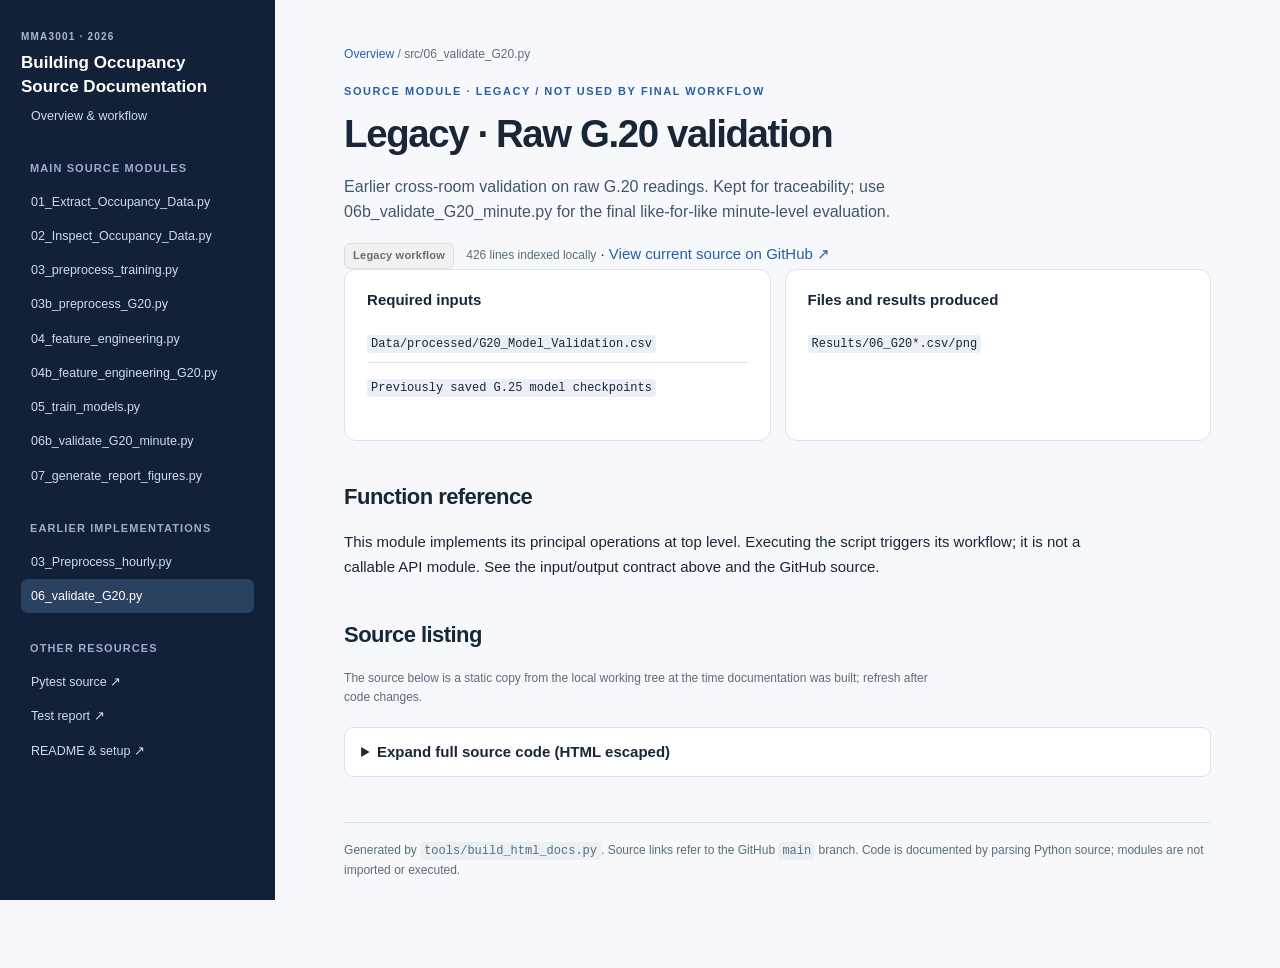
<file: docs/html/modules/src_06_validate_G20.html>
<!doctype html>
<html lang="en"><head><meta charset="utf-8"><meta name="viewport" content="width=device-width,initial-scale=1">
<title>Legacy · Raw G.20 validation | MMA3001 Source Documentation</title>
<meta name="description" content="Numerical methods and machine learning source documentation for Building Occupancy Prediction at Monash University.">
<link rel="stylesheet" href="../assets/style.css"></head><body>
<div class="shell"><aside class="side"><div class="brand"><small>MMA3001 · 2026</small>Building Occupancy<br>Source Documentation</div>
<div class="side-links"><a href="../index.html" class="">Overview &amp; workflow</a><div class="subhead">Main source modules</div><a class="" href="../modules/src_01_Extract_Occupancy_Data.html">01_Extract_Occupancy_Data.py</a><a class="" href="../modules/src_02_Inspect_Occupancy_Data.html">02_Inspect_Occupancy_Data.py</a><a class="" href="../modules/src_03_preprocess_training.html">03_preprocess_training.py</a><a class="" href="../modules/src_03b_preprocess_G20.html">03b_preprocess_G20.py</a><a class="" href="../modules/src_04_feature_engineering.html">04_feature_engineering.py</a><a class="" href="../modules/src_04b_feature_engineering_G20.html">04b_feature_engineering_G20.py</a><a class="" href="../modules/src_05_train_models.html">05_train_models.py</a><a class="" href="../modules/src_06b_validate_G20_minute.html">06b_validate_G20_minute.py</a><a class="" href="../modules/src_07_generate_report_figures.html">07_generate_report_figures.py</a><div class="subhead">Earlier implementations</div><a href="../modules/src_03_Preprocess_hourly.html" class="">03_Preprocess_hourly.py</a><a href="../modules/src_06_validate_G20.html" class="active">06_validate_G20.py</a><div class="subhead">Other resources</div><a href="https://github.com/jsau0014-gif/MMA3001-Building-occupancy-prediction-regression-methods/tree/main/tests">Pytest source ↗</a><a href="https://github.com/jsau0014-gif/MMA3001-Building-occupancy-prediction-regression-methods/blob/main/docs/TEST_REPORT.md">Test report ↗</a><a href="https://github.com/jsau0014-gif/MMA3001-Building-occupancy-prediction-regression-methods/blob/main/README.md">README &amp; setup ↗</a></div></aside><main class="main">
    <div class="breadcrumb"><a href="../index.html">Overview</a> / src/06_validate_G20.py</div>
    <div class="eyebrow">Source module · Legacy / not used by final workflow</div>
    <h1>Legacy · Raw G.20 validation</h1>
    <p class="lead">Earlier cross-room validation on raw G.20 readings. Kept for traceability; use 06b_validate_G20_minute.py for the final like-for-like minute-level evaluation.</p>
    <div><span class="tag badge-legacy">Legacy workflow</span> <span class="small muted">426 lines indexed locally</span> ·
    <a target="_blank" rel="noopener" href="https://github.com/jsau0014-gif/MMA3001-Building-occupancy-prediction-regression-methods/blob/main/src/06_validate_G20.py">View current source on GitHub ↗</a></div>
    <div class="cards">
    <section class="card"><h3>Required inputs</h3><ul class="path-list"><li><code>Data/processed/G20_Model_Validation.csv</code></li><li><code>Previously saved G.25 model checkpoints</code></li></ul></section>
    <section class="card"><h3>Files and results produced</h3><ul class="path-list"><li><code>Results/06_G20*.csv/png</code></li></ul></section>
    </div><h2>Function reference</h2><p>This module implements its principal operations at top level. Executing the script triggers its workflow; it is not a callable API module. See the input/output contract above and the GitHub source.</p><h2>Source listing</h2><p class="muted small">The source below is a static copy from the local working tree at the time documentation was built; refresh after code changes.</p><details><summary>Expand full source code (HTML escaped)</summary><pre><code>&quot;&quot;&quot;This script cross validates the models trained on the g25 data
on the g20 data and records residuals
&quot;&quot;&quot;

from pathlib import Path
import time

import joblib
import matplotlib.pyplot as plt
import numpy as np
import pandas as pd

from sklearn.metrics import (
    mean_absolute_error,
    mean_squared_error,
    r2_score
)

#setting up file paths

project_dir = Path(__file__).resolve().parent.parent

data_dir = project_dir / &quot;Data&quot; / &quot;processed&quot;
results_dir = project_dir / &quot;Results&quot;

results_dir.mkdir(parents=True,exist_ok=True)

features = [
    &quot;TimeSin&quot;,
    &quot;TimeCos&quot;,
    &quot;DaySin&quot;,
    &quot;DayCos&quot;,
    &quot;MonthSin&quot;,
    &quot;MonthCos&quot;,
    &quot;IsWeekend&quot;
]

#G20 observations for faster SVR prediction
G20_SAMPLE_SIZE = 50000

RANDOM_STATE = 42
PLOT_DAYS = 7

#loading fitted g25 models

model_paths = {
    &quot;Linear Regression&quot;: results_dir / &quot;05_linear_model.joblib&quot;,
    &quot;Decision Tree&quot;: results_dir / &quot;05_decision_tree.joblib&quot;,
    &quot;SVR&quot;: results_dir / &quot;05_svr_model.joblib&quot;
}

# Check that model files exist
for model_name, path in model_paths.items():

    if not path.exists():
        raise FileNotFoundError(
            f&quot;Missing {path.name}. Save the fitted &quot;
            f&quot;{model_name} model from script 05 first.&quot;
        )
#load g20 val data
models = {
    name: joblib.load(path)
    for name, path in model_paths.items()
}

g20 = pd.read_csv(
    data_dir / &quot;G20_Model_Validation.csv&quot;
)

required_columns = [
    &quot;Timestamp&quot;,
    &quot;Headcount&quot;,
    *features
]

missing_columns = [
    col for col in required_columns
    if col not in g20.columns
]

if missing_columns:
    raise ValueError(
        f&quot;Missing G20 columns: {missing_columns}&quot;
    )

#removing incomplete observations
g20 = g20.dropna(
    subset=required_columns
).copy()

#convert timestamps to melb local time
g20[&quot;Timestamp&quot;] = pd.to_datetime(
    g20[&quot;Timestamp&quot;],
    utc=True
).dt.tz_convert(&quot;Australia/Melbourne&quot;)

#selecting the validation sample

sample_size = min(
    G20_SAMPLE_SIZE,
    len(g20)
)

g20_sample = (
    g20.sample(
        n=sample_size,
        random_state=RANDOM_STATE
    )
    .sort_values(&quot;Timestamp&quot;)
    .reset_index(drop=True)
)

#inputs and actual heacounts
X_g20 = g20_sample[features]

y_g20 = g20_sample[&quot;Headcount&quot;].to_numpy()

print(&quot;\nOriginal G20 observations:&quot;, len(g20))
print(&quot;G20 evaluation observations:&quot;, sample_size)

print(&quot;\nG20 date range:&quot;)
print(g20_sample[&quot;Timestamp&quot;].min())
print(g20_sample[&quot;Timestamp&quot;].max())

print(&quot;\nG20 mean headcount:&quot;, y_g20.mean())
print(&quot;G20 standard deviation:&quot;, y_g20.std())
print(&quot;G20 maximum headcount:&quot;, y_g20.max())

#precit g20 using g25 trained models
comparison_rows = []

validation_results = g20_sample[
    [&quot;Timestamp&quot;, &quot;Headcount&quot;]
].rename(
    columns={&quot;Headcount&quot;: &quot;Actual&quot;}
).copy()

prediction_columns = {
    &quot;Linear Regression&quot;: &quot;LinearPredicted&quot;,
    &quot;Decision Tree&quot;: &quot;TreePredicted&quot;,
    &quot;SVR&quot;: &quot;SVRPredicted&quot;
}

for model_name, model in models.items():
    print(
        f&quot;\nPredicting G20 using {model_name}...&quot;
    )

    #Check feature compatibility
    trained_features = getattr(
        model,
        &quot;feautre_names_in_&quot;,
        None
    )

    if trained_features is not None:
        if list(trained_features) != features:
            raise ValueError(
                f&quot;Feature mismatch for {model_name}&quot;
            )

    #General Predictions
    start_time = time.perf_counter()

    y_prediction = model.predict(X_g20)

    prediction_time = (
        time.perf_counter() - start_time
    )

    #store predictions and residuals
    column = prediction_columns[model_name]
    validation_results[column] = y_prediction
    residual_column = column.replace(
        &quot;Predicted&quot;,
        &quot;Residual&quot;
    )

    validation_results[residual_column] = (
        y_g20 - y_prediction
    )

    #Calculate performance
    mae = mean_absolute_error(
        y_g20,
        y_prediction
    )

    rmse = np.sqrt(
        mean_squared_error(
            y_g20,
            y_prediction
        )
    )

    r2 = r2_score(
        y_g20,
        y_prediction
    )

    mean_residual = np.mean(
        y_g20 - y_prediction
    )

    comparison_rows.append({
        &quot;Model&quot;: model_name,
        &quot;Observations&quot;: len(y_g20),
        &quot;MAE&quot;: mae,
        &quot;RMSE&quot;: rmse,
        &quot;R2&quot;: r2,
        &quot;MeanResidual&quot;: mean_residual,
        &quot;PredictionSeconds&quot;: prediction_time
    })

    print(f&quot;MAE: {mae:.4f}&quot;)
    print(f&quot;RMSE: {rmse:.4f}&quot;)
    print(f&quot;R2: {r2:.4f}&quot;)

    print(
        f&quot;Mean residual: {mean_residual:.4f}&quot;
    )

    print(
        f&quot;Prediction time: {prediction_time:.2f}s&quot;
    )

#Compare G20 model performance

comparison = pd.DataFrame(
    comparison_rows
)

print(&quot;\nG20 CROSS-ROOM VALIDATION&quot;)
print(comparison.to_string(index=False))

comparison.to_csv(
    results_dir / &quot;06_G20_model_comparison.csv&quot;,
    index=False
)


#saving G20 predictions and residuals

validation_results.to_csv(
    results_dir / &quot;06_G20_validation_predictions.csv&quot;,
    index=False
)

#plot actual vs predicted and residuals
for model_name, column in prediction_columns.items():

    safe_name = model_name.lower().replace(
        &quot; &quot;,
        &quot;_&quot;
    )

    actual = validation_results[&quot;Actual&quot;]
    predicted = validation_results[column]

    residual = actual - predicted

    #Actual vs predicted

    fig, ax = plt.subplots(figsize=(8,6))

    plot = ax.hexbin(
        actual,
        predicted,
        gridsize=55,
        bins=&quot;log&quot;,
        mincnt=1,
        cmap=&quot;viridis&quot;
    )

    fig.colorbar(
        plot,
        ax=ax,
        label=&quot;Log observation count&quot;
    )

    # Perfect prediction line
    lower = min(
        float(actual.min()),
        float(predicted.min()),
        0
    )

    upper = max(
        float(actual.max()),
        float(predicted.max())
    )

    ax.plot(
        [lower, upper],
        [lower, upper],
        &quot;r--&quot;,
        label=&quot;Perfect prediction&quot;
    )

    ax.set_xlabel(&quot;Actual G20 headcount&quot;)
    ax.set_ylabel(&quot;Predicted G20 headcount&quot;)

    ax.set_title(
        f&quot;G20: {model_name} - Actual vs Predicted&quot;
    )

    ax.legend()
    ax.grid(True, alpha=0.2)

    fig.tight_layout()

    fig.savefig(
        results_dir /
        f&quot;06_G20_{safe_name}_actual_vs_predicted.png&quot;,
        dpi=200
    )

    plt.close(fig)

    # ---------------------------------------------
    # Residual plot
    # ---------------------------------------------

    fig, ax = plt.subplots(figsize=(8, 5))

    ax.scatter(
        predicted,
        residual,
        s=3,
        alpha=0.15
    )

    ax.axhline(
        0,
        color=&quot;red&quot;,
        linestyle=&quot;--&quot;
    )

    ax.set_xlabel(&quot;Predicted G20 headcount&quot;)

    ax.set_ylabel(
        &quot;Residual (Actual - Predicted)&quot;
    )

    ax.set_title(
        f&quot;G20: {model_name} Residuals&quot;
    )

    ax.grid(True, alpha=0.2)

    fig.tight_layout()

    fig.savefig(
        results_dir /
        f&quot;06_G20_{safe_name}_residuals.png&quot;,
        dpi=200
    )

    plt.close(fig)

#G2O occupancy predictions over time

# Select first seven days of sampled observations
start = validation_results[&quot;Timestamp&quot;].min()

end = start + pd.Timedelta(
    days=PLOT_DAYS
)

sample = validation_results[
    (validation_results[&quot;Timestamp&quot;] &gt;= start)
    &amp; (validation_results[&quot;Timestamp&quot;] &lt; end)
].sort_values(&quot;Timestamp&quot;)

fig, ax = plt.subplots(figsize=(13, 5))

# Actual occupancy
ax.scatter(
    sample[&quot;Timestamp&quot;],
    sample[&quot;Actual&quot;],
    s=12,
    alpha=0.65,
    label=&quot;Actual G20&quot;
)

# Model predictions
for model_name, column in prediction_columns.items():

    ax.scatter(
        sample[&quot;Timestamp&quot;],
        sample[column],
        s=8,
        alpha=0.6,
        label=model_name
    )

ax.set_xlabel(&quot;Time (Melbourne)&quot;)
ax.set_ylabel(&quot;Headcount&quot;)

ax.set_title(
    &quot;G20: Actual vs Predicted Occupancy - 7 Days&quot;
)

ax.legend()
ax.grid(True, alpha=0.2)

fig.autofmt_xdate()
fig.tight_layout()

fig.savefig(
    results_dir / &quot;06_G20_occupancy_over_time.png&quot;,
    dpi=200
)

plt.close(fig)


# --------------------------------------------------
# Complete
# --------------------------------------------------

print(
    &quot;\nG20 results saved to:&quot;,
    results_dir
)

</code></pre></details>
<footer>Generated by <code>tools/build_html_docs.py</code>. Source links refer to the GitHub <code>main</code> branch. Code is documented by parsing Python source; modules are not imported or executed.</footer></main></div>
</body></html>
</file>
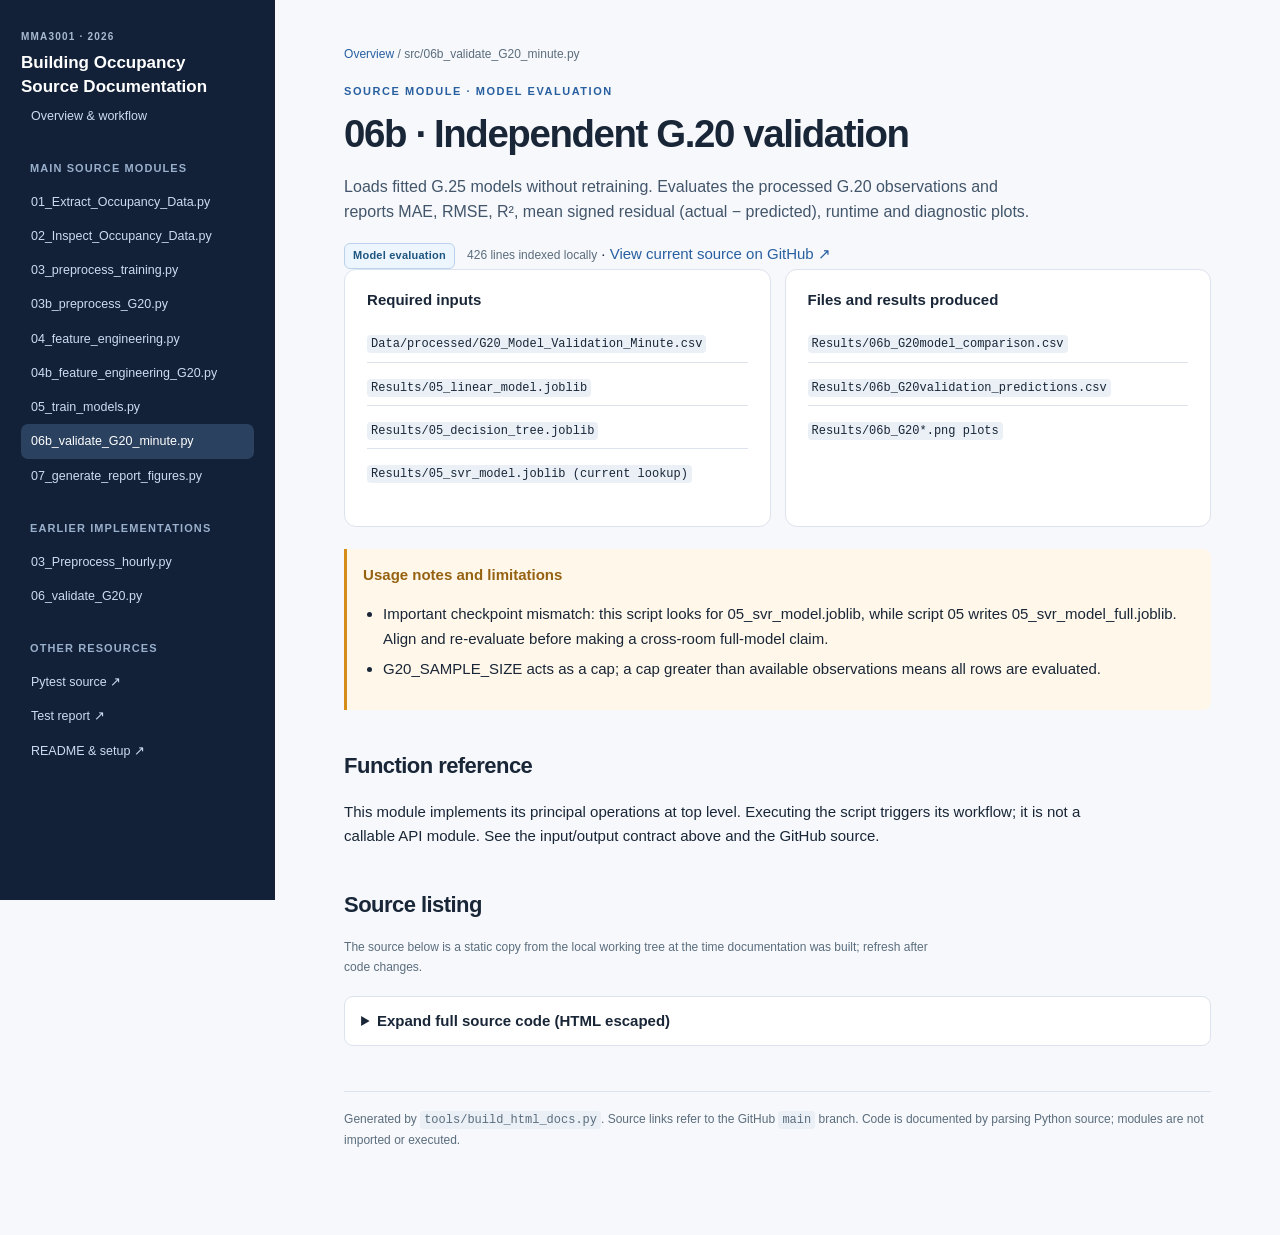
<file: docs/html/modules/src_06b_validate_G20_minute.html>
<!doctype html>
<html lang="en"><head><meta charset="utf-8"><meta name="viewport" content="width=device-width,initial-scale=1">
<title>06b · Independent G.20 validation | MMA3001 Source Documentation</title>
<meta name="description" content="Numerical methods and machine learning source documentation for Building Occupancy Prediction at Monash University.">
<link rel="stylesheet" href="../assets/style.css"></head><body>
<div class="shell"><aside class="side"><div class="brand"><small>MMA3001 · 2026</small>Building Occupancy<br>Source Documentation</div>
<div class="side-links"><a href="../index.html" class="">Overview &amp; workflow</a><div class="subhead">Main source modules</div><a class="" href="../modules/src_01_Extract_Occupancy_Data.html">01_Extract_Occupancy_Data.py</a><a class="" href="../modules/src_02_Inspect_Occupancy_Data.html">02_Inspect_Occupancy_Data.py</a><a class="" href="../modules/src_03_preprocess_training.html">03_preprocess_training.py</a><a class="" href="../modules/src_03b_preprocess_G20.html">03b_preprocess_G20.py</a><a class="" href="../modules/src_04_feature_engineering.html">04_feature_engineering.py</a><a class="" href="../modules/src_04b_feature_engineering_G20.html">04b_feature_engineering_G20.py</a><a class="" href="../modules/src_05_train_models.html">05_train_models.py</a><a class="active" href="../modules/src_06b_validate_G20_minute.html">06b_validate_G20_minute.py</a><a class="" href="../modules/src_07_generate_report_figures.html">07_generate_report_figures.py</a><div class="subhead">Earlier implementations</div><a href="../modules/src_03_Preprocess_hourly.html" class="">03_Preprocess_hourly.py</a><a href="../modules/src_06_validate_G20.html" class="">06_validate_G20.py</a><div class="subhead">Other resources</div><a href="https://github.com/jsau0014-gif/MMA3001-Building-occupancy-prediction-regression-methods/tree/main/tests">Pytest source ↗</a><a href="https://github.com/jsau0014-gif/MMA3001-Building-occupancy-prediction-regression-methods/blob/main/docs/TEST_REPORT.md">Test report ↗</a><a href="https://github.com/jsau0014-gif/MMA3001-Building-occupancy-prediction-regression-methods/blob/main/README.md">README &amp; setup ↗</a></div></aside><main class="main">
    <div class="breadcrumb"><a href="../index.html">Overview</a> / src/06b_validate_G20_minute.py</div>
    <div class="eyebrow">Source module · Model evaluation</div>
    <h1>06b · Independent G.20 validation</h1>
    <p class="lead">Loads fitted G.25 models without retraining. Evaluates the processed G.20 observations and reports MAE, RMSE, R², mean signed residual (actual − predicted), runtime and diagnostic plots.</p>
    <div><span class="tag ">Model evaluation</span> <span class="small muted">426 lines indexed locally</span> ·
    <a target="_blank" rel="noopener" href="https://github.com/jsau0014-gif/MMA3001-Building-occupancy-prediction-regression-methods/blob/main/src/06b_validate_G20_minute.py">View current source on GitHub ↗</a></div>
    <div class="cards">
    <section class="card"><h3>Required inputs</h3><ul class="path-list"><li><code>Data/processed/G20_Model_Validation_Minute.csv</code></li><li><code>Results/05_linear_model.joblib</code></li><li><code>Results/05_decision_tree.joblib</code></li><li><code>Results/05_svr_model.joblib (current lookup)</code></li></ul></section>
    <section class="card"><h3>Files and results produced</h3><ul class="path-list"><li><code>Results/06b_G20model_comparison.csv</code></li><li><code>Results/06b_G20validation_predictions.csv</code></li><li><code>Results/06b_G20*.png plots</code></li></ul></section>
    </div><div class="warn"><strong>Usage notes and limitations</strong><ul><li>Important checkpoint mismatch: this script looks for 05_svr_model.joblib, while script 05 writes 05_svr_model_full.joblib. Align and re-evaluate before making a cross-room full-model claim.</li><li>G20_SAMPLE_SIZE acts as a cap; a cap greater than available observations means all rows are evaluated.</li></ul></div><h2>Function reference</h2><p>This module implements its principal operations at top level. Executing the script triggers its workflow; it is not a callable API module. See the input/output contract above and the GitHub source.</p><h2>Source listing</h2><p class="muted small">The source below is a static copy from the local working tree at the time documentation was built; refresh after code changes.</p><details><summary>Expand full source code (HTML escaped)</summary><pre><code>&quot;&quot;&quot;This script cross validates the models trained on the g25 data
on the g20 data and records residuals
&quot;&quot;&quot;

from pathlib import Path
import time

import joblib
import matplotlib.pyplot as plt
import numpy as np
import pandas as pd

from sklearn.metrics import (
    mean_absolute_error,
    mean_squared_error,
    r2_score
)

#setting up file paths

project_dir = Path(__file__).resolve().parent.parent

data_dir = project_dir / &quot;Data&quot; / &quot;processed&quot;
results_dir = project_dir / &quot;Results&quot;

results_dir.mkdir(parents=True,exist_ok=True)

features = [
    &quot;TimeSin&quot;,
    &quot;TimeCos&quot;,
    &quot;DaySin&quot;,
    &quot;DayCos&quot;,
    &quot;MonthSin&quot;,
    &quot;MonthCos&quot;,
    &quot;IsWeekend&quot;
]

#G20 observations for faster SVR prediction
G20_SAMPLE_SIZE = 1000000

RANDOM_STATE = 42
PLOT_DAYS = 7

#loading fitted g25 models

model_paths = {
    &quot;Linear Regression&quot;: results_dir / &quot;05_linear_model.joblib&quot;,
    &quot;Decision Tree&quot;: results_dir / &quot;05_decision_tree.joblib&quot;,
    &quot;SVR&quot;: results_dir / &quot;05_svr_model.joblib&quot;
}

# Check that model files exist
for model_name, path in model_paths.items():

    if not path.exists():
        raise FileNotFoundError(
            f&quot;Missing {path.name}. Save the fitted &quot;
            f&quot;{model_name} model from script 05 first.&quot;
        )
#load g20 val data
models = {
    name: joblib.load(path)
    for name, path in model_paths.items()
}

g20 = pd.read_csv(
    data_dir / &quot;G20_Model_Validation_Minute.csv&quot;
)

required_columns = [
    &quot;Timestamp&quot;,
    &quot;Headcount&quot;,
    *features
]

missing_columns = [
    col for col in required_columns
    if col not in g20.columns
]

if missing_columns:
    raise ValueError(
        f&quot;Missing G20 columns: {missing_columns}&quot;
    )

#removing incomplete observations
g20 = g20.dropna(
    subset=required_columns
).copy()

#convert timestamps to melb local time
g20[&quot;Timestamp&quot;] = pd.to_datetime(
    g20[&quot;Timestamp&quot;],
    utc=True
).dt.tz_convert(&quot;Australia/Melbourne&quot;)

#selecting the validation sample

sample_size = min(
    G20_SAMPLE_SIZE,
    len(g20)
)

g20_sample = (
    g20.sample(
        n=sample_size,
        random_state=RANDOM_STATE
    )
    .sort_values(&quot;Timestamp&quot;)
    .reset_index(drop=True)
)

#inputs and actual heacounts
X_g20 = g20_sample[features]

y_g20 = g20_sample[&quot;Headcount&quot;].to_numpy()

print(&quot;\nMinute-weighted G20 observations:&quot;, len(g20))
print(&quot;G20 evaluation observations:&quot;, sample_size)

print(&quot;\nG20 date range:&quot;)
print(g20_sample[&quot;Timestamp&quot;].min())
print(g20_sample[&quot;Timestamp&quot;].max())

print(&quot;\nG20 mean headcount:&quot;, y_g20.mean())
print(&quot;G20 standard deviation:&quot;, y_g20.std())
print(&quot;G20 maximum headcount:&quot;, y_g20.max())

#precit g20 using g25 trained models
comparison_rows = []

validation_results = g20_sample[
    [&quot;Timestamp&quot;, &quot;Headcount&quot;]
].rename(
    columns={&quot;Headcount&quot;: &quot;Actual&quot;}
).copy()

prediction_columns = {
    &quot;Linear Regression&quot;: &quot;LinearPredicted&quot;,
    &quot;Decision Tree&quot;: &quot;TreePredicted&quot;,
    &quot;SVR&quot;: &quot;SVRPredicted&quot;
}

for model_name, model in models.items():
    print(
        f&quot;\nPredicting G20 using {model_name}...&quot;
    )

    #Check feature compatibility
    trained_features = getattr(
        model,
        &quot;feature_names_in_&quot;,
        None
    )

    if trained_features is not None:
        if list(trained_features) != features:
            raise ValueError(
                f&quot;Feature mismatch for {model_name}&quot;
            )

    #General Predictions
    start_time = time.perf_counter()

    y_prediction = model.predict(X_g20)

    prediction_time = (
        time.perf_counter() - start_time
    )

    #store predictions and residuals
    column = prediction_columns[model_name]
    validation_results[column] = y_prediction
    residual_column = column.replace(
        &quot;Predicted&quot;,
        &quot;Residual&quot;
    )

    validation_results[residual_column] = (
        y_g20 - y_prediction
    )

    #Calculate performance
    mae = mean_absolute_error(
        y_g20,
        y_prediction
    )

    rmse = np.sqrt(
        mean_squared_error(
            y_g20,
            y_prediction
        )
    )

    r2 = r2_score(
        y_g20,
        y_prediction
    )

    mean_residual = np.mean(
        y_g20 - y_prediction
    )

    comparison_rows.append({
        &quot;Model&quot;: model_name,
        &quot;Observations&quot;: len(y_g20),
        &quot;MAE&quot;: mae,
        &quot;RMSE&quot;: rmse,
        &quot;R2&quot;: r2,
        &quot;MeanResidual&quot;: mean_residual,
        &quot;PredictionSeconds&quot;: prediction_time
    })

    print(f&quot;MAE: {mae:.4f}&quot;)
    print(f&quot;RMSE: {rmse:.4f}&quot;)
    print(f&quot;R2: {r2:.4f}&quot;)

    print(
        f&quot;Mean residual: {mean_residual:.4f}&quot;
    )

    print(
        f&quot;Prediction time: {prediction_time:.2f}s&quot;
    )

#Compare G20 model performance

comparison = pd.DataFrame(
    comparison_rows
)

print(&quot;\nG20 CROSS-ROOM VALIDATION&quot;)
print(comparison.to_string(index=False))

comparison.to_csv(
    results_dir / &quot;06b_G20model_comparison.csv&quot;,
    index=False
)


#saving G20 predictions and residuals

validation_results.to_csv(
    results_dir / &quot;06b_G20validation_predictions.csv&quot;,
    index=False
)

#plot actual vs predicted and residuals
for model_name, column in prediction_columns.items():

    safe_name = model_name.lower().replace(
        &quot; &quot;,
        &quot;_&quot;
    )

    actual = validation_results[&quot;Actual&quot;]
    predicted = validation_results[column]

    residual = actual - predicted

    #Actual vs predicted

    fig, ax = plt.subplots(figsize=(8,6))

    plot = ax.hexbin(
        actual,
        predicted,
        gridsize=55,
        bins=&quot;log&quot;,
        mincnt=1,
        cmap=&quot;viridis&quot;
    )

    fig.colorbar(
        plot,
        ax=ax,
        label=&quot;Log observation count&quot;
    )

    # Perfect prediction line
    lower = min(
        float(actual.min()),
        float(predicted.min()),
        0
    )

    upper = max(
        float(actual.max()),
        float(predicted.max())
    )

    ax.plot(
        [lower, upper],
        [lower, upper],
        &quot;r--&quot;,
        label=&quot;Perfect prediction&quot;
    )

    ax.set_xlabel(&quot;Actual G20 headcount&quot;)
    ax.set_ylabel(&quot;Predicted G20 headcount&quot;)

    ax.set_title(
        f&quot;G20: {model_name} - Actual vs Predicted&quot;
    )

    ax.legend()
    ax.grid(True, alpha=0.2)

    fig.tight_layout()

    fig.savefig(
        results_dir /
        f&quot;06b_G20{safe_name}_actual_vs_predicted.png&quot;,
        dpi=200
    )

    plt.close(fig)

    # ---------------------------------------------
    # Residual plot
    # ---------------------------------------------

    fig, ax = plt.subplots(figsize=(8, 5))

    ax.scatter(
        predicted,
        residual,
        s=3,
        alpha=0.15
    )

    ax.axhline(
        0,
        color=&quot;red&quot;,
        linestyle=&quot;--&quot;
    )

    ax.set_xlabel(&quot;Predicted G20 headcount&quot;)

    ax.set_ylabel(
        &quot;Residual (Actual - Predicted)&quot;
    )

    ax.set_title(
        f&quot;G20: {model_name} Residuals&quot;
    )

    ax.grid(True, alpha=0.2)

    fig.tight_layout()

    fig.savefig(
        results_dir /
        f&quot;06b_G20{safe_name}_residuals.png&quot;,
        dpi=200
    )

    plt.close(fig)

#G2O occupancy predictions over time

# Select first seven days of sampled observations
start = validation_results[&quot;Timestamp&quot;].min()

end = start + pd.Timedelta(
    days=PLOT_DAYS
)

sample = validation_results[
    (validation_results[&quot;Timestamp&quot;] &gt;= start)
    &amp; (validation_results[&quot;Timestamp&quot;] &lt; end)
].sort_values(&quot;Timestamp&quot;)

fig, ax = plt.subplots(figsize=(13, 5))

# Actual occupancy
ax.scatter(
    sample[&quot;Timestamp&quot;],
    sample[&quot;Actual&quot;],
    s=12,
    alpha=0.65,
    label=&quot;Actual G20&quot;
)

# Model predictions
for model_name, column in prediction_columns.items():

    ax.scatter(
        sample[&quot;Timestamp&quot;],
        sample[column],
        s=8,
        alpha=0.6,
        label=model_name
    )

ax.set_xlabel(&quot;Time (Melbourne)&quot;)
ax.set_ylabel(&quot;Headcount&quot;)

ax.set_title(
    &quot;G20: Actual vs Predicted Occupancy - 7 Days&quot;
)

ax.legend()
ax.grid(True, alpha=0.2)

fig.autofmt_xdate()
fig.tight_layout()

fig.savefig(
    results_dir / &quot;06b_G20occupancy_over_time.png&quot;,
    dpi=200
)

plt.close(fig)


# --------------------------------------------------
# Complete
# --------------------------------------------------

print(
    &quot;\nG20 results saved to:&quot;,
    results_dir
)

</code></pre></details>
<footer>Generated by <code>tools/build_html_docs.py</code>. Source links refer to the GitHub <code>main</code> branch. Code is documented by parsing Python source; modules are not imported or executed.</footer></main></div>
</body></html>
</file>
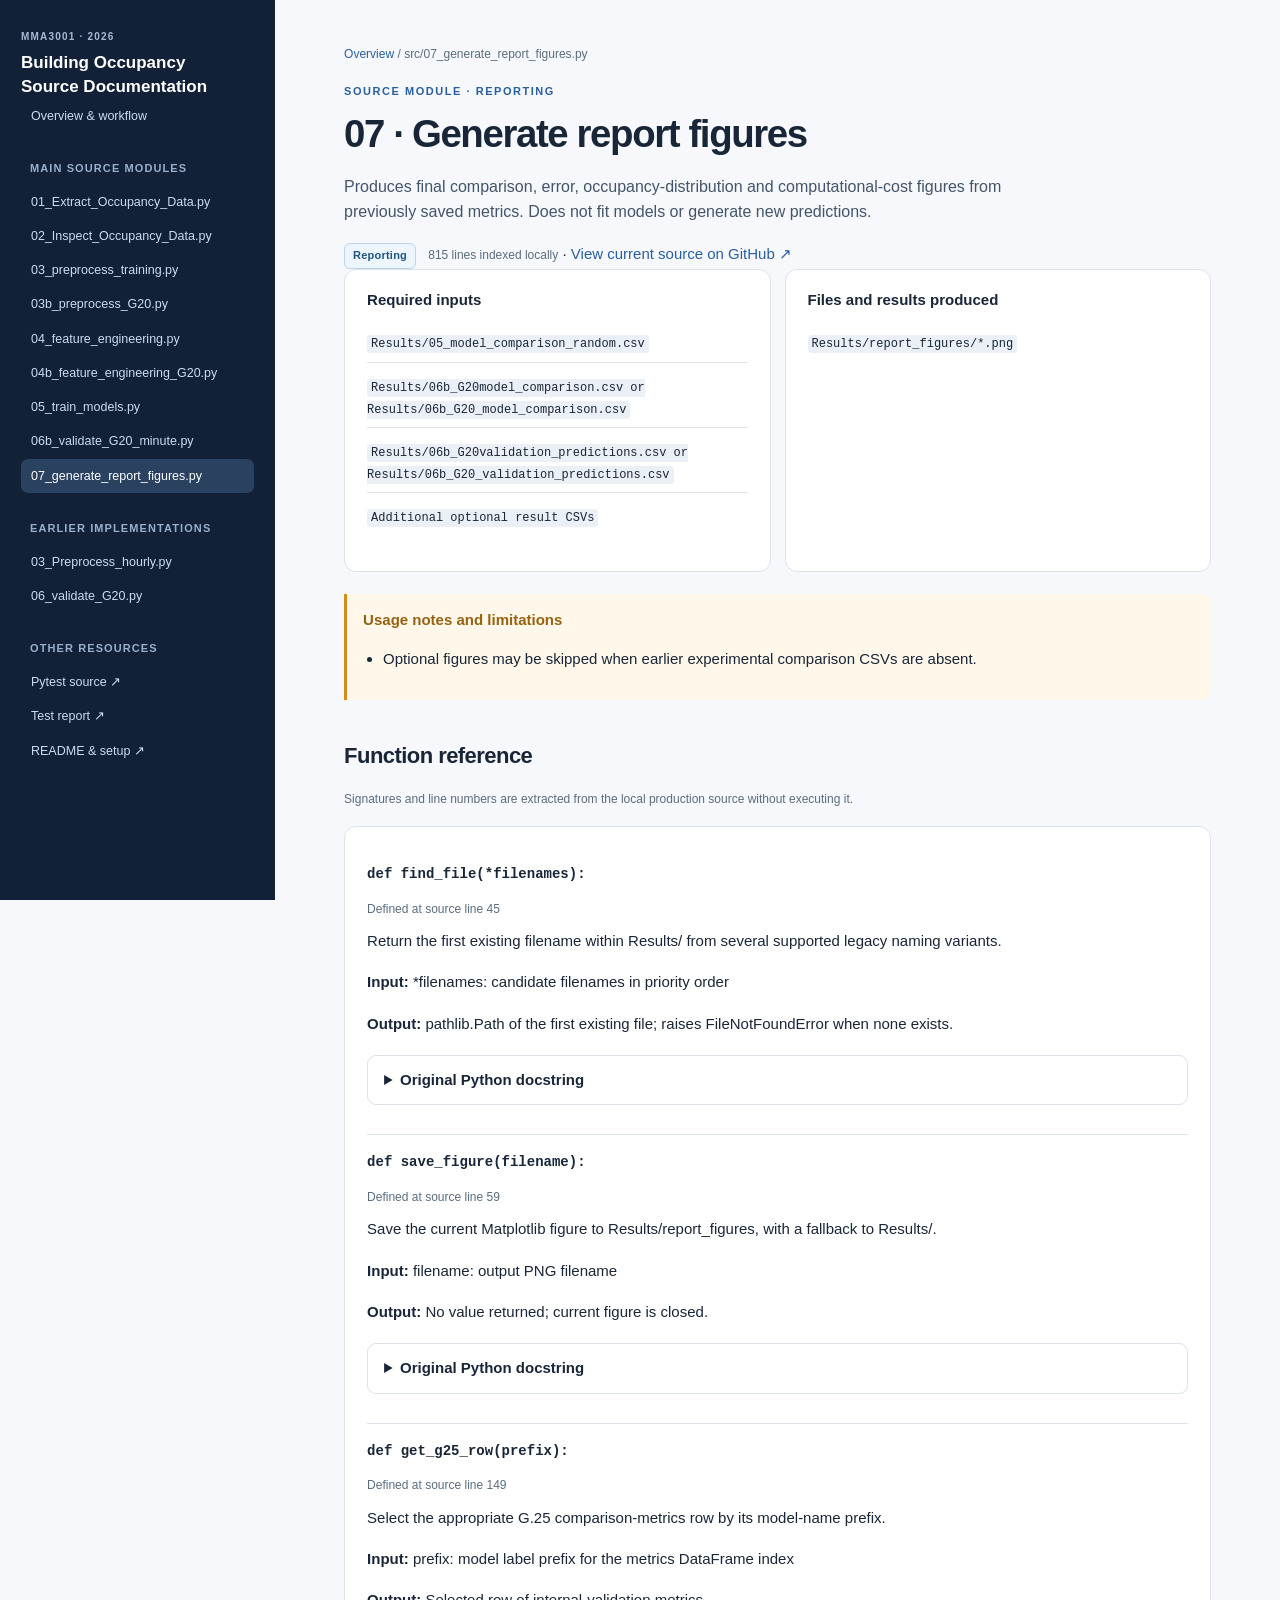
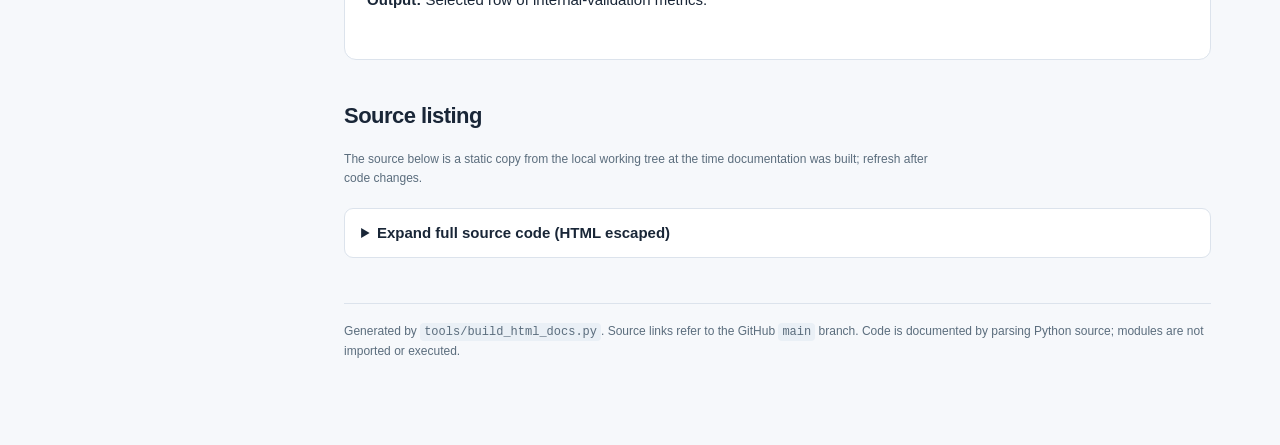
<file: docs/html/modules/src_07_generate_report_figures.html>
<!doctype html>
<html lang="en"><head><meta charset="utf-8"><meta name="viewport" content="width=device-width,initial-scale=1">
<title>07 · Generate report figures | MMA3001 Source Documentation</title>
<meta name="description" content="Numerical methods and machine learning source documentation for Building Occupancy Prediction at Monash University.">
<link rel="stylesheet" href="../assets/style.css"></head><body>
<div class="shell"><aside class="side"><div class="brand"><small>MMA3001 · 2026</small>Building Occupancy<br>Source Documentation</div>
<div class="side-links"><a href="../index.html" class="">Overview &amp; workflow</a><div class="subhead">Main source modules</div><a class="" href="../modules/src_01_Extract_Occupancy_Data.html">01_Extract_Occupancy_Data.py</a><a class="" href="../modules/src_02_Inspect_Occupancy_Data.html">02_Inspect_Occupancy_Data.py</a><a class="" href="../modules/src_03_preprocess_training.html">03_preprocess_training.py</a><a class="" href="../modules/src_03b_preprocess_G20.html">03b_preprocess_G20.py</a><a class="" href="../modules/src_04_feature_engineering.html">04_feature_engineering.py</a><a class="" href="../modules/src_04b_feature_engineering_G20.html">04b_feature_engineering_G20.py</a><a class="" href="../modules/src_05_train_models.html">05_train_models.py</a><a class="" href="../modules/src_06b_validate_G20_minute.html">06b_validate_G20_minute.py</a><a class="active" href="../modules/src_07_generate_report_figures.html">07_generate_report_figures.py</a><div class="subhead">Earlier implementations</div><a href="../modules/src_03_Preprocess_hourly.html" class="">03_Preprocess_hourly.py</a><a href="../modules/src_06_validate_G20.html" class="">06_validate_G20.py</a><div class="subhead">Other resources</div><a href="https://github.com/jsau0014-gif/MMA3001-Building-occupancy-prediction-regression-methods/tree/main/tests">Pytest source ↗</a><a href="https://github.com/jsau0014-gif/MMA3001-Building-occupancy-prediction-regression-methods/blob/main/docs/TEST_REPORT.md">Test report ↗</a><a href="https://github.com/jsau0014-gif/MMA3001-Building-occupancy-prediction-regression-methods/blob/main/README.md">README &amp; setup ↗</a></div></aside><main class="main">
    <div class="breadcrumb"><a href="../index.html">Overview</a> / src/07_generate_report_figures.py</div>
    <div class="eyebrow">Source module · Reporting</div>
    <h1>07 · Generate report figures</h1>
    <p class="lead">Produces final comparison, error, occupancy-distribution and computational-cost figures from previously saved metrics. Does not fit models or generate new predictions.</p>
    <div><span class="tag ">Reporting</span> <span class="small muted">815 lines indexed locally</span> ·
    <a target="_blank" rel="noopener" href="https://github.com/jsau0014-gif/MMA3001-Building-occupancy-prediction-regression-methods/blob/main/src/07_generate_report_figures.py">View current source on GitHub ↗</a></div>
    <div class="cards">
    <section class="card"><h3>Required inputs</h3><ul class="path-list"><li><code>Results/05_model_comparison_random.csv</code></li><li><code>Results/06b_G20model_comparison.csv or Results/06b_G20_model_comparison.csv</code></li><li><code>Results/06b_G20validation_predictions.csv or Results/06b_G20_validation_predictions.csv</code></li><li><code>Additional optional result CSVs</code></li></ul></section>
    <section class="card"><h3>Files and results produced</h3><ul class="path-list"><li><code>Results/report_figures/*.png</code></li></ul></section>
    </div><div class="warn"><strong>Usage notes and limitations</strong><ul><li>Optional figures may be skipped when earlier experimental comparison CSVs are absent.</li></ul></div><h2>Function reference</h2><p class="muted small">Signatures and line numbers are extracted from the local production source without executing it.</p><div class="card"><section class="function"><h3>def find_file(*filenames):</h3><span class="small muted">Defined at source line 45</span><p>Return the first existing filename within Results/ from several supported legacy naming variants.</p><p><strong>Input:</strong> *filenames: candidate filenames in priority order</p><p><strong>Output:</strong> pathlib.Path of the first existing file; raises FileNotFoundError when none exists.</p><details><summary>Original Python docstring</summary><pre><code>Return first existing result file.</code></pre></details></section><section class="function"><h3>def save_figure(filename):</h3><span class="small muted">Defined at source line 59</span><p>Save the current Matplotlib figure to Results/report_figures, with a fallback to Results/.</p><p><strong>Input:</strong> filename: output PNG filename</p><p><strong>Output:</strong> No value returned; current figure is closed.</p><details><summary>Original Python docstring</summary><pre><code>Save current figure and close it.</code></pre></details></section><section class="function"><h3>def get_g25_row(prefix):</h3><span class="small muted">Defined at source line 149</span><p>Select the appropriate G.25 comparison-metrics row by its model-name prefix.</p><p><strong>Input:</strong> prefix: model label prefix for the metrics DataFrame index</p><p><strong>Output:</strong> Selected row of internal-validation metrics.</p></section></div><h2>Source listing</h2><p class="muted small">The source below is a static copy from the local working tree at the time documentation was built; refresh after code changes.</p><details><summary>Expand full source code (HTML escaped)</summary><pre><code>
&quot;&quot;&quot;
MMA3001 - Generate Report Figures

Creates plots comparing:
- G25 internal validation and G20 external validation
- Linear Regression, Decision Tree and SVR
- Prediction errors and occupancy patterns
- Computational performance and optimisation

No model training or prediction is performed.
&quot;&quot;&quot;

from pathlib import Path

import numpy as np
import pandas as pd
import matplotlib.pyplot as plt


# ============================================================
# 1. FILE LOCATIONS
# ============================================================

project_dir = Path(__file__).resolve().parent.parent
data_dir = project_dir / &quot;Data&quot; / &quot;processed&quot;
results_dir = project_dir / &quot;Results&quot;

figures_dir = results_dir / &quot;report_figures&quot;
figures_dir.mkdir(parents=True, exist_ok=True)

plt.rcParams.update({
    &quot;font.size&quot;: 11,
    &quot;axes.titlesize&quot;: 13,
    &quot;axes.labelsize&quot;: 11,
    &quot;figure.dpi&quot;: 120,
    &quot;savefig.dpi&quot;: 250
})


# ============================================================
# 2. HELPER FUNCTIONS
# ============================================================

def find_file(*filenames):
    &quot;&quot;&quot;Return first existing result file.&quot;&quot;&quot;
    for filename in filenames:
        path = results_dir / filename

        if path.exists():
            return path

    raise FileNotFoundError(
        &quot;Could not find any of these files:\n&quot;
        + &quot;\n&quot;.join(filenames)
    )


def save_figure(filename):
    &quot;&quot;&quot;Save current figure and close it.&quot;&quot;&quot;

    figures_dir.mkdir(parents=True, exist_ok=True)

    output_path = figures_dir / filename

    print(f&quot;Saving: {output_path}&quot;, flush=True)

    try:
        plt.tight_layout()

        plt.savefig(
            str(output_path),
            dpi=200,
            format=&quot;png&quot;,
            bbox_inches=&quot;tight&quot;
        )

        print(f&quot;Saved: {filename}&quot;, flush=True)

    except OSError as e:
        print(f&quot;\nCould not save to: {output_path}&quot;)
        print(f&quot;Error: {e}&quot;)

        # Fallback: save directly into Results
        fallback = results_dir / filename

        print(f&quot;Trying alternative: {fallback}&quot;)

        plt.savefig(
            str(fallback),
            dpi=200,
            format=&quot;png&quot;,
            bbox_inches=&quot;tight&quot;
        )

        print(f&quot;Saved to alternative location: {fallback}&quot;)

    finally:
        plt.close()


# ============================================================
# 3. LOAD DATA
# ============================================================

# G25 internal model comparison
g25_metrics = pd.read_csv(
    results_dir / &quot;05_model_comparison_random.csv&quot;,
    index_col=0
)

# G20 independent validation metrics
g20_metrics = pd.read_csv(
    find_file(
        &quot;06b_G20_model_comparison.csv&quot;,
        &quot;06b_G20model_comparison.csv&quot;
    )
)

# G20 actual and predicted occupancy
g20_predictions = pd.read_csv(
    find_file(
        &quot;06b_G20_validation_predictions.csv&quot;,
        &quot;06b_G20validation_predictions.csv&quot;
    )
)

# Convert timestamps
g20_predictions[&quot;Timestamp&quot;] = pd.to_datetime(
    g20_predictions[&quot;Timestamp&quot;],
    utc=True,
    errors=&quot;coerce&quot;
).dt.tz_convert(&quot;Australia/Melbourne&quot;)

# Model names
models = [
    &quot;Linear Regression&quot;,
    &quot;Decision Tree&quot;,
    &quot;SVR&quot;
]

prediction_columns = {
    &quot;Linear Regression&quot;: &quot;LinearPredicted&quot;,
    &quot;Decision Tree&quot;: &quot;TreePredicted&quot;,
    &quot;SVR&quot;: &quot;SVRPredicted&quot;
}

# Extract the final selected model from script 05
def get_g25_row(prefix):
    matches = [
        index for index in g25_metrics.index
        if str(index).startswith(prefix)
    ]

    if not matches:
        raise ValueError(
            f&quot;Could not find G25 model starting with {prefix}&quot;
        )

    return g25_metrics.loc[matches[-1]]


g25_selected = pd.DataFrame({
    &quot;Linear Regression&quot;: g25_metrics.loc[&quot;Linear Regression&quot;],
    &quot;Decision Tree&quot;: get_g25_row(&quot;Decision Tree (leaf=100)&quot;),
    &quot;SVR&quot;: get_g25_row(&quot;SVR Tuned&quot;)
}).T

g20_selected = (
    g20_metrics
    .set_index(&quot;Model&quot;)
    .loc[models]
)

print(&quot;\nLoaded G25 and G20 results successfully.&quot;)
print(&quot;\nG25:&quot;)
print(g25_selected[[&quot;MAE&quot;, &quot;RMSE&quot;, &quot;R2&quot;]])

print(&quot;\nG20:&quot;)
print(g20_selected[[&quot;MAE&quot;, &quot;RMSE&quot;, &quot;R2&quot;]])


# ============================================================
# FIGURE 1: INTERNAL VS EXTERNAL RMSE
# ============================================================

x = np.arange(len(models))
width = 0.35

fig, ax = plt.subplots(figsize=(9, 5))

ax.bar(
    x - width / 2,
    g25_selected[&quot;RMSE&quot;],
    width,
    label=&quot;G25 Internal Validation&quot;
)

ax.bar(
    x + width / 2,
    g20_selected[&quot;RMSE&quot;],
    width,
    label=&quot;G20 External Validation&quot;
)

ax.set_xticks(x)
ax.set_xticklabels(models)

ax.set_ylabel(&quot;RMSE (occupants)&quot;)
ax.set_title(&quot;Internal vs External Validation RMSE&quot;)

ax.legend()
ax.grid(axis=&quot;y&quot;, alpha=0.25)

save_figure(&quot;01_internal_vs_external_RMSE.png&quot;)


# ============================================================
# FIGURE 2: INTERNAL VS EXTERNAL R2
# ============================================================

fig, ax = plt.subplots(figsize=(9, 5))

ax.bar(
    x - width / 2,
    g25_selected[&quot;R2&quot;],
    width,
    label=&quot;G25 Internal Validation&quot;
)

ax.bar(
    x + width / 2,
    g20_selected[&quot;R2&quot;],
    width,
    label=&quot;G20 External Validation&quot;
)

ax.axhline(0, color=&quot;black&quot;, linewidth=1)

ax.set_xticks(x)
ax.set_xticklabels(models)

ax.set_ylabel(&quot;R²&quot;)
ax.set_title(&quot;Model Generalisation: R² Comparison&quot;)

ax.legend()
ax.grid(axis=&quot;y&quot;, alpha=0.25)

save_figure(&quot;02_internal_vs_external_R2.png&quot;)


# ============================================================
# FIGURE 3: MEAN RESIDUAL / PREDICTION BIAS
# ============================================================

fig, ax = plt.subplots(figsize=(9, 5))

ax.bar(
    models,
    g20_selected[&quot;MeanResidual&quot;]
)

ax.axhline(
    0,
    color=&quot;black&quot;,
    linestyle=&quot;--&quot;
)

ax.set_ylabel(&quot;Mean Residual (occupants)&quot;)
ax.set_title(&quot;G20 Systematic Prediction Bias&quot;)

ax.grid(axis=&quot;y&quot;, alpha=0.25)

save_figure(&quot;03_G20_prediction_bias.png&quot;)


# ============================================================
# FIGURE 4: ACTUAL VS MEAN PREDICTED HEADCOUNT
# ============================================================

labels = [&quot;Actual&quot;] + models

values = [
    g20_predictions[&quot;Actual&quot;].mean()
]

for column in prediction_columns.values():
    values.append(
        g20_predictions[column].mean()
    )

fig, ax = plt.subplots(figsize=(9, 5))

ax.bar(labels, values)

ax.set_ylabel(&quot;Mean Headcount&quot;)
ax.set_title(&quot;G20 Actual vs Predicted Mean Occupancy&quot;)

ax.tick_params(
    axis=&quot;x&quot;,
    rotation=15
)

ax.grid(axis=&quot;y&quot;, alpha=0.25)

save_figure(&quot;04_G20_mean_headcount.png&quot;)


# ============================================================
# FIGURE 5: OCCUPANCY PATTERNS BY HOUR
# ============================================================

g20_predictions[&quot;Hour&quot;] = (
    g20_predictions[&quot;Timestamp&quot;].dt.hour
)

hourly = g20_predictions.groupby(&quot;Hour&quot;).mean(
    numeric_only=True
)

fig, ax = plt.subplots(figsize=(11, 5))

ax.plot(
    hourly.index,
    hourly[&quot;Actual&quot;],
    linewidth=2.5,
    color=&quot;black&quot;,
    label=&quot;Actual G20&quot;
)

for model, column in prediction_columns.items():

    ax.plot(
        hourly.index,
        hourly[column],
        marker=&quot;.&quot;,
        label=model
    )

ax.set_xlabel(&quot;Hour of Day (Melbourne)&quot;)
ax.set_ylabel(&quot;Mean Headcount&quot;)
ax.set_title(&quot;G20 Average Daily Occupancy Profile&quot;)

ax.set_xticks(range(0, 24, 2))

ax.legend()
ax.grid(True, alpha=0.25)

save_figure(&quot;05_G20_daily_occupancy.png&quot;)


# ============================================================
# FIGURE 6: MAE BY HOUR OF DAY
# ============================================================

fig, ax = plt.subplots(figsize=(11, 5))

for model, column in prediction_columns.items():

    errors = (
        g20_predictions[&quot;Actual&quot;]
        - g20_predictions[column]
    ).abs()

    hourly_error = errors.groupby(
        g20_predictions[&quot;Hour&quot;]
    ).mean()

    ax.plot(
        hourly_error.index,
        hourly_error.values,
        marker=&quot;.&quot;,
        label=model
    )

ax.set_xlabel(&quot;Hour of Day (Melbourne)&quot;)
ax.set_ylabel(&quot;Mean Absolute Error (occupants)&quot;)
ax.set_title(&quot;G20 Prediction Error by Hour&quot;)

ax.set_xticks(range(0, 24, 2))

ax.legend()
ax.grid(True, alpha=0.25)

save_figure(&quot;06_G20_MAE_by_hour.png&quot;)


# ============================================================
# FIGURE 7: MAE BY ACTUAL OCCUPANCY LEVEL
# ============================================================

bins = [0, 1, 2, 4, 8, 16, np.inf]

band_labels = [
    &quot;0–1&quot;,
    &quot;1–2&quot;,
    &quot;2–4&quot;,
    &quot;4–8&quot;,
    &quot;8–16&quot;,
    &quot;16+&quot;
]

g20_predictions[&quot;OccupancyBand&quot;] = pd.cut(
    g20_predictions[&quot;Actual&quot;],
    bins=bins,
    labels=band_labels,
    right=False,
    include_lowest=True
)

fig, ax = plt.subplots(figsize=(10, 5))

positions = np.arange(len(band_labels))

for i, (model, column) in enumerate(
    prediction_columns.items()
):

    temp = g20_predictions[
        [&quot;OccupancyBand&quot;, &quot;Actual&quot;, column]
    ].copy()

    temp[&quot;AbsoluteError&quot;] = (
        temp[&quot;Actual&quot;] - temp[column]
    ).abs()

    errors = temp.groupby(
        &quot;OccupancyBand&quot;,
        observed=True
    )[&quot;AbsoluteError&quot;].mean()

    errors = errors.reindex(band_labels)

    ax.bar(
        positions + (i - 1) * 0.25,
        errors.to_numpy(),
        width=0.25,
        label=model
    )

ax.set_xticks(positions)
ax.set_xticklabels(band_labels)

ax.set_xlabel(&quot;Actual Headcount Range&quot;)
ax.set_ylabel(&quot;Mean Absolute Error&quot;)
ax.set_title(&quot;G20 Prediction Error by Occupancy Level&quot;)

ax.legend()
ax.grid(axis=&quot;y&quot;, alpha=0.25)

save_figure(&quot;07_G20_MAE_by_occupancy.png&quot;)


# ============================================================
# FIGURE 8: CUMULATIVE ABSOLUTE ERROR DISTRIBUTION
# ============================================================

fig, ax = plt.subplots(figsize=(9, 5))

for model, column in prediction_columns.items():

    errors = np.sort(
        np.abs(
            g20_predictions[&quot;Actual&quot;]
            - g20_predictions[column]
        )
    )

    cumulative = (
        np.arange(1, len(errors) + 1)
        / len(errors)
    )

    ax.plot(
        errors,
        cumulative,
        label=model
    )

ax.set_xlim(0, 12)
ax.set_ylim(0, 1)

ax.set_xlabel(&quot;Absolute Prediction Error (occupants)&quot;)
ax.set_ylabel(&quot;Cumulative Proportion&quot;)
ax.set_title(&quot;G20 Cumulative Absolute Error&quot;)

ax.legend()
ax.grid(True, alpha=0.25)

save_figure(&quot;08_G20_cumulative_error.png&quot;)


# ============================================================
# FIGURE 9: ACTUAL VS PREDICTED (ALL THREE MODELS)
# ============================================================

for i, (model, column) in enumerate(
    prediction_columns.items(),
    start=1
):

    fig, ax = plt.subplots(figsize=(7, 6))

    plot = ax.hexbin(
        g20_predictions[&quot;Actual&quot;],
        g20_predictions[column],
        gridsize=60,
        bins=&quot;log&quot;,
        mincnt=1,
        cmap=&quot;viridis&quot;
    )

    fig.colorbar(
        plot,
        ax=ax,
        label=&quot;Log Observation Count&quot;
    )

    upper = max(
        float(g20_predictions[&quot;Actual&quot;].max()),
        float(g20_predictions[column].max())
    )

    lower = min(
        0,
        float(g20_predictions[column].min())
    )

    ax.plot(
        [lower, upper],
        [lower, upper],
        &quot;r--&quot;,
        label=&quot;Perfect Prediction&quot;
    )

    ax.set_xlabel(&quot;Actual G20 Headcount&quot;)
    ax.set_ylabel(&quot;Predicted G20 Headcount&quot;)

    ax.set_title(
        f&quot;G20 Actual vs Predicted: {model}&quot;
    )

    ax.legend()
    ax.grid(True, alpha=0.15)

    save_figure(
        f&quot;09_{i}_{model.lower().replace(&#x27; &#x27;, &#x27;_&#x27;)}.png&quot;
    )


# ============================================================
# FIGURE 10: MODEL PREDICTION RUNTIME
# ============================================================

fig, ax = plt.subplots(figsize=(9, 5))

times = g20_selected[&quot;PredictionSeconds&quot;]

ax.bar(models, times)

ax.set_yscale(&quot;log&quot;)

ax.set_ylabel(&quot;Prediction Time (seconds, log scale)&quot;)
ax.set_title(&quot;G20 Full-Dataset Prediction Runtime&quot;)

ax.grid(axis=&quot;y&quot;, alpha=0.25)

save_figure(&quot;10_G20_prediction_runtime.png&quot;)


# ============================================================
# FIGURE 11: DECISION TREE LEAF SIZE OPTIMISATION
# ============================================================

leaf_file = results_dir / &quot;05_leaf_size_comparison.csv&quot;

if leaf_file.exists():

    leaf_data = pd.read_csv(leaf_file)

    fig, ax = plt.subplots(figsize=(9, 5))

    ax.plot(
        leaf_data[&quot;LeafSize&quot;],
        leaf_data[&quot;Train_RMSE&quot;],
        marker=&quot;o&quot;,
        label=&quot;Training RMSE&quot;
    )

    ax.plot(
        leaf_data[&quot;LeafSize&quot;],
        leaf_data[&quot;Validation_RMSE&quot;],
        marker=&quot;o&quot;,
        label=&quot;Validation RMSE&quot;
    )

    ax.set_xlabel(&quot;Minimum Samples per Leaf&quot;)
    ax.set_ylabel(&quot;RMSE (occupants)&quot;)
    ax.set_title(&quot;Decision Tree Leaf Size Optimisation&quot;)

    ax.legend()
    ax.grid(True, alpha=0.25)

    save_figure(&quot;11_tree_leaf_optimisation.png&quot;)


# ============================================================
# FIGURE 12: SVR TRAINING SIZE SENSITIVITY
# ============================================================

# Results from the previous 100k SVR experiment
old_metrics_file = (
    results_dir / &quot;05_model_comparison_100k.csv&quot;
)

if old_metrics_file.exists():

    old_metrics = pd.read_csv(
        old_metrics_file,
        index_col=0
    )

    old_svr_rows = [
        index for index in old_metrics.index
        if str(index).startswith(&quot;SVR Tuned&quot;)
    ]

    if old_svr_rows:

        old_rmse = old_metrics.loc[
            old_svr_rows[-1],
            &quot;RMSE&quot;
        ]

        new_rmse = g25_selected.loc[
            &quot;SVR&quot;, &quot;RMSE&quot;
        ]

        fig, ax = plt.subplots(figsize=(8, 5))

        sizes = [100000, 298608]
        rmses = [old_rmse, new_rmse]

        ax.plot(
            sizes,
            rmses,
            marker=&quot;o&quot;,
            markersize=8
        )

        ax.set_xticks(sizes)
        ax.set_xticklabels([
            &quot;100,000&quot;,
            &quot;298,608&quot;
        ])

        ax.set_xlabel(&quot;SVR Training Observations&quot;)
        ax.set_ylabel(&quot;G25 Validation RMSE&quot;)
        ax.set_title(&quot;SVR Training Size Sensitivity&quot;)

        ax.grid(True, alpha=0.25)

        save_figure(&quot;12_SVR_training_size.png&quot;)

else:
    print(
        &quot;\nSkipping SVR training-size graph:&quot;
        &quot; 100k comparison CSV not found.&quot;
    )


# ============================================================
# FINISHED
# ============================================================

print(&quot;\n========================================&quot;)
print(&quot;REPORT FIGURES COMPLETE&quot;)
print(&quot;========================================&quot;)

print(&quot;\nSaved to:&quot;)
print(figures_dir)

print(&quot;\nNo models were retrained.&quot;)




rooms = {
    &quot;G25&quot;: &quot;G25_Model_Train.csv&quot;,
    &quot;G20&quot;: &quot;G20_Model_Validation_Minute.csv&quot;
}

bands = [-np.inf, 0, 1, 2, 4, 8, 16, 32, np.inf]
labels = [
    &quot;0&quot;, &quot;(0,1]&quot;, &quot;(1,2]&quot;, &quot;(2,4]&quot;,
    &quot;(4,8]&quot;, &quot;(8,16]&quot;, &quot;(16,32]&quot;, &quot;&gt;32&quot;
]

distribution = {}

for room, filename in rooms.items():
    data = pd.read_csv(data_dir / filename)
    y = data[&quot;Headcount&quot;].dropna()

    print(f&quot;\n{&#x27;=&#x27;*40}&quot;)
    print(f&quot;{room} HEADCOUNT DISTRIBUTION&quot;)
    print(f&quot;{&#x27;=&#x27;*40}&quot;)

    print(y.describe(percentiles=[
        .25, .50, .75, .90, .95, .99
    ]))

    print(f&quot;\nExactly zero: {(y == 0).mean()*100:.2f}%&quot;)
    print(f&quot;Above 10 occupants: {(y &gt; 10).mean()*100:.2f}%&quot;)

    counts = pd.cut(
        y, bins=bands, labels=labels
    ).value_counts(normalize=True).reindex(labels) * 100

    distribution[room] = counts

    print(&quot;\nOccupancy bands (% of observations):&quot;)
    print(counts.round(2).to_string())

# Compare occupancy distributions

# ============================================================
# FIGURE 13: RAW HEADCOUNT DISTRIBUTION - G25 VS G20
# ============================================================

raw_files = {
    &quot;G25&quot;: data_dir / &quot;G25_Occupancy.csv&quot;,
    &quot;G20&quot;: data_dir / &quot;G20_Occupancy.csv&quot;
}

distributions = {}

for room, filepath in raw_files.items():

    # Load original, unprocessed headcount readings
    data = pd.read_csv(
        filepath,
        usecols=[&quot;headcount&quot;]
    )

    # Convert to numeric without averaging or resampling
    headcount = pd.to_numeric(
        data[&quot;headcount&quot;],
        errors=&quot;coerce&quot;
    ).dropna()

    print(f&quot;\n{room} RAW HEADCOUNT DISTRIBUTION&quot;)
    print(headcount.describe(
        percentiles=[0.25, 0.50, 0.75, 0.90, 0.95, 0.99]
    ))

    print(
        f&quot;Zero occupancy: {(headcount == 0).mean() * 100:.2f}%&quot;
    )

    distributions[room] = headcount

# Headcount bands, including a separate category for zero
bins = [-0.5, 0.5, 1.5, 2.5, 4.5, 8.5, 16.5, 32.5, np.inf]

labels = [
    &quot;0&quot;, &quot;1&quot;, &quot;2&quot;, &quot;3-4&quot;,
    &quot;5-8&quot;, &quot;9-16&quot;, &quot;17-32&quot;, &quot;33+&quot;
]

comparison = {}

for room, headcount in distributions.items():

    counts = pd.cut(
        headcount,
        bins=bins,
        labels=labels
    ).value_counts(normalize=True)

    comparison[room] = (
        counts.reindex(labels).fillna(0) * 100
    )

comparison = pd.DataFrame(comparison)

# Plot percentage rather than raw counts
fig, ax = plt.subplots(figsize=(10, 5.5))

comparison.plot(
    kind=&quot;bar&quot;,
    ax=ax,
    width=0.75
)

ax.set_title(&quot;Distribution of Original Headcount Measurements&quot;)
ax.set_xlabel(&quot;Recorded Headcount (occupants)&quot;)
ax.set_ylabel(&quot;Percentage of Sensor Readings (%)&quot;)

ax.tick_params(axis=&quot;x&quot;, rotation=0)
ax.legend(title=&quot;Room&quot;)
ax.grid(axis=&quot;y&quot;, alpha=0.25)

plt.tight_layout()

plt.savefig(
    figures_dir / &quot;13_raw_headcount_distribution.png&quot;,
    dpi=250,
    bbox_inches=&quot;tight&quot;
)

plt.close()

print(&quot;\nSaved Figure 13: Raw headcount distribution&quot;)

</code></pre></details>
<footer>Generated by <code>tools/build_html_docs.py</code>. Source links refer to the GitHub <code>main</code> branch. Code is documented by parsing Python source; modules are not imported or executed.</footer></main></div>
</body></html>
</file>
<file: docs/html/assets/style.css>
:root {--navy:#132138;--ink:#192637;--muted:#5b6d7d;--line:#dce3ec;--bg:#f6f8fb;--card:#fff;--blue:#285fa1;--pale:#eaf1fc;--orange:#956212;--orange-bg:#fff7e9;--teal:#146b60;--teal-bg:#ecf8f5}
*{box-sizing:border-box}html{scroll-behavior:smooth}body{margin:0;color:var(--ink);background:var(--bg);font:15px/1.62 -apple-system,BlinkMacSystemFont,'Segoe UI',Arial,sans-serif}
a{color:var(--blue);text-decoration:none}a:hover{text-decoration:underline}
.shell{display:grid;grid-template-columns:275px minmax(0,1fr);min-height:100vh}.side{padding:30px 21px;background:var(--navy);color:#d9e4f2;position:sticky;top:0;height:100vh;overflow:auto}
.brand{color:#fff;font-weight:800;font-size:17px;line-height:1.4}.brand small{display:block;font-size:10px;letter-spacing:.12em;text-transform:uppercase;color:#a6bad2;margin-bottom:7px}
.side .subhead{font-size:11px;font-weight:700;letter-spacing:.1em;text-transform:uppercase;color:#99b0cc;margin:27px 9px 7px}
.side a{display:block;color:#ccdcf0;font-size:12.5px;padding:7px 10px;border-radius:7px;overflow-wrap:anywhere}.side a:hover,.side a.active{background:#2a4160;color:#fff;text-decoration:none}[hidden]{display:none!important}
.main{padding:45px clamp(20px,5.4vw,85px) 90px;min-width:0;max-width:1390px}
.breadcrumb{font-size:12px;color:var(--muted);margin-bottom:19px}.eyebrow{font-size:11px;text-transform:uppercase;letter-spacing:.14em;color:var(--blue);font-weight:800}
h1{line-height:1.18;letter-spacing:-.036em;font-size:clamp(30px,3vw,43px);margin:10px 0 17px}h2{font-size:22px;margin:38px 0 16px;letter-spacing:-.025em}h3{font-size:16px;margin:22px 0 10px}
p{margin:9px 0 17px;max-width:90ch}.lead{font-size:16px;color:#42556a;max-width:78ch}
.card{border:1px solid var(--line);border-radius:12px;background:var(--card);padding:20px 22px;margin:15px 0}.card h3{margin-top:0}.tag{display:inline-block;border:1px solid #bad2eb;background:#edf5ff;color:#1e567f;font-size:11px;letter-spacing:.02em;font-weight:700;padding:3px 8px;border-radius:6px;margin-right:8px}
.badge-legacy{background:#f1f1f1;color:#676c73;border-color:#ddd}.muted{color:var(--muted)}.small{font-size:12px}.hint{background:var(--teal-bg);border-left:3px solid var(--teal);padding:14px 16px;border-radius:0 8px 8px 0;margin:22px 0}
.warn{background:var(--orange-bg);border-left:3px solid #d68c18;padding:14px 16px;border-radius:0 8px 8px 0;margin:22px 0}.warn strong{color:var(--orange)}
.cards{display:grid;grid-template-columns:repeat(auto-fill,minmax(280px,1fr));gap:14px}.cards .card{margin:0}.cards h3{font-size:15px;line-height:1.35}.cards p{font-size:13px;color:var(--muted)}
ul{padding-left:20px}li{margin:6px 0}code,pre{font:12px/1.6 Consolas,'SFMono-Regular',monospace}code{background:#eaf0f6;padding:2px 4px;border-radius:4px;overflow-wrap:anywhere}pre{padding:16px 18px;border-radius:8px;background:#16263c;color:#edf4fb;overflow:auto;max-height:680px;tab-size:4}pre code{padding:0;background:transparent;color:inherit}
.table-wrap{overflow:auto;border:1px solid var(--line);border-radius:10px}table{width:100%;border-collapse:collapse;font-size:13px;background:#fff}th,td{text-align:left;border-bottom:1px solid var(--line);padding:12px 14px;vertical-align:top}th{background:#edf2f8;color:#304963;font-size:11px;letter-spacing:.03em;text-transform:uppercase}tr:last-child td{border:0}
.path-list{list-style:none;padding:0}.path-list li{padding:7px 0;border-bottom:1px solid var(--line);font-size:13px}.path-list li:last-child{border:0}
.workflow{display:flex;gap:9px;flex-wrap:wrap;margin:18px 0}.step{background:#fff;border:1px solid var(--line);padding:10px 12px;border-radius:9px;min-width:140px;flex:1}.step strong{display:block;font-size:12px}.step span{display:block;font-size:11px;color:var(--muted)}
.search{width:100%;padding:13px 16px;background:#fff;border:1px solid #cad7e6;border-radius:9px;font-size:14px;margin:0 0 22px;outline-offset:2px}
.function{padding:16px 0 10px;border-bottom:1px solid var(--line)}.function:last-child{border:0}.function h3{font-family:Consolas,monospace;font-size:14px;overflow-wrap:anywhere}
details{margin:19px 0;border:1px solid var(--line);border-radius:9px;background:white;padding:12px 16px}summary{cursor:pointer;font-weight:700}footer{border-top:1px solid var(--line);margin-top:45px;padding-top:18px;font-size:12px;color:var(--muted)}
@media(max-width:850px){.shell{display:block}.side{position:relative;height:auto;padding:16px}.side .subhead{display:none}.side-links{display:none}.main{padding:22px 18px 50px}h1{font-size:30px}}@media print{.side,.search{display:none}.shell{display:block}.main{padding:0}.card{break-inside:avoid}details{break-inside:avoid}}
</file>
